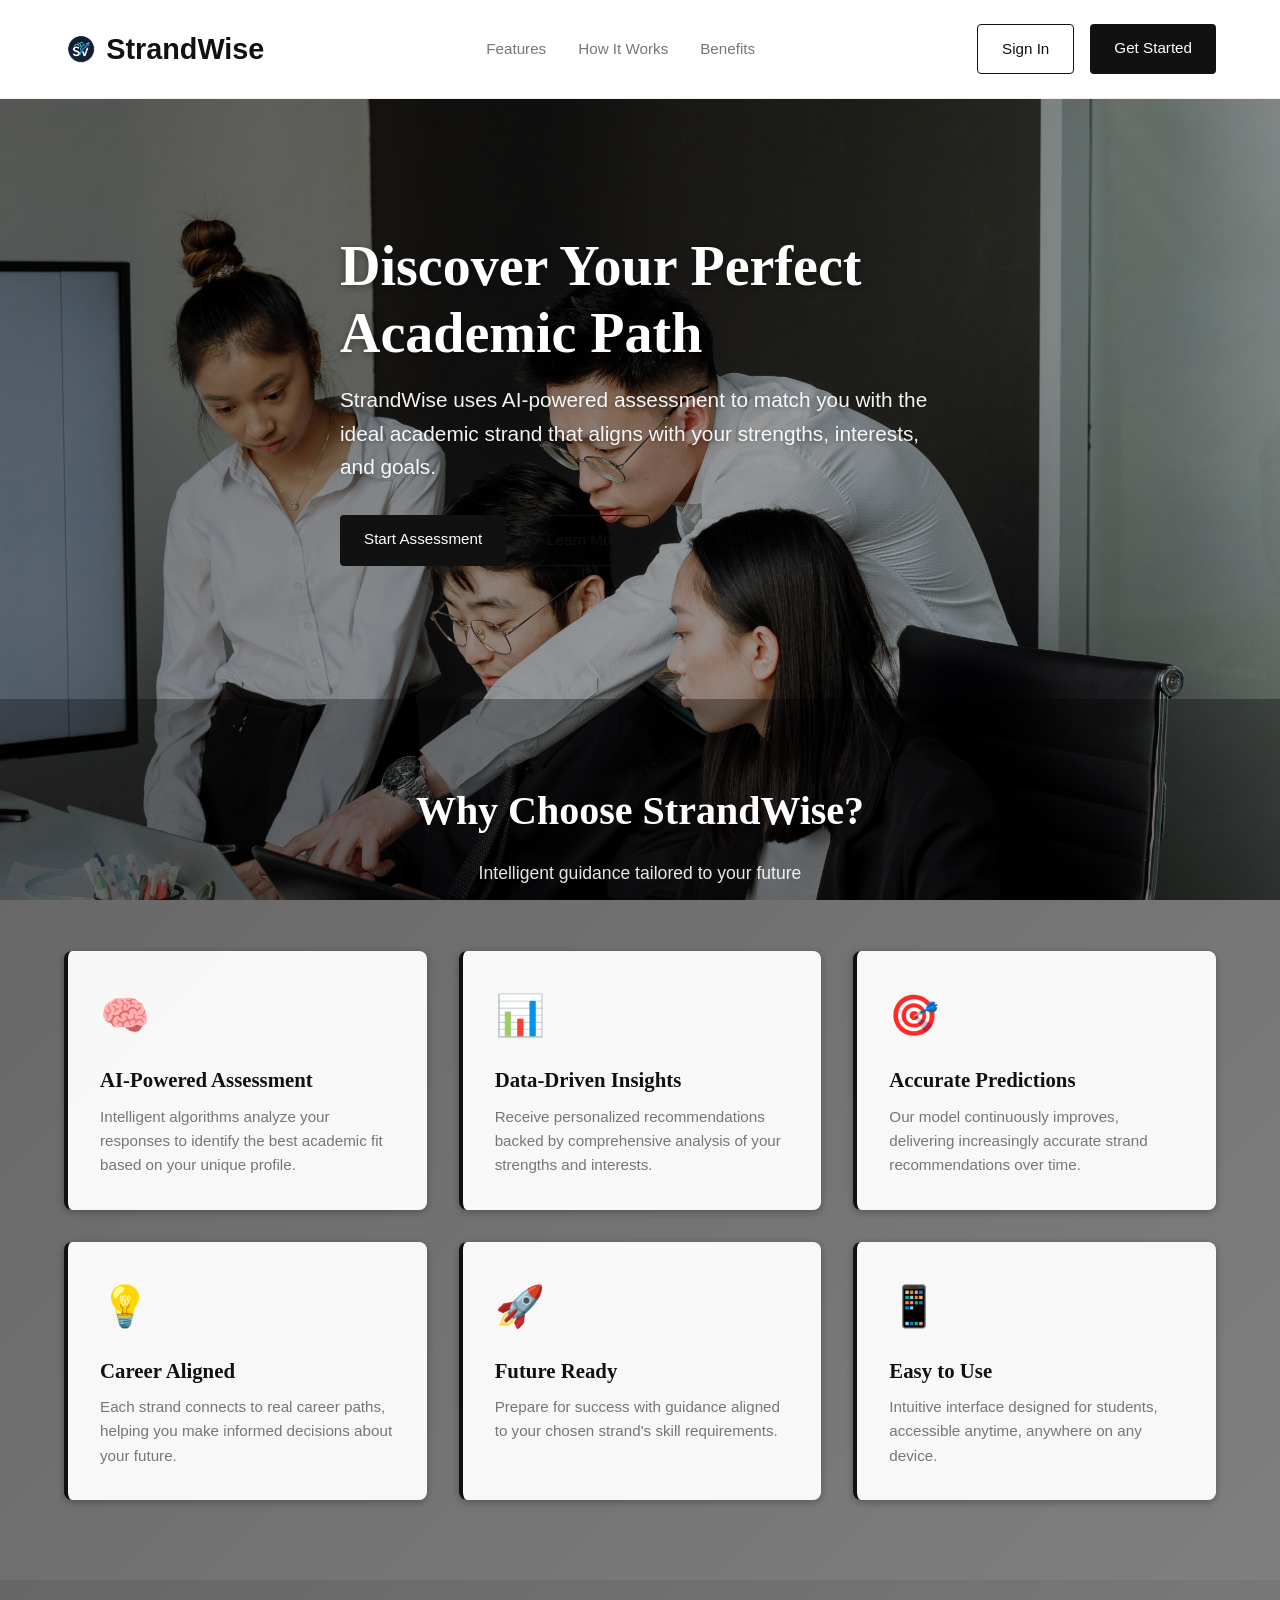
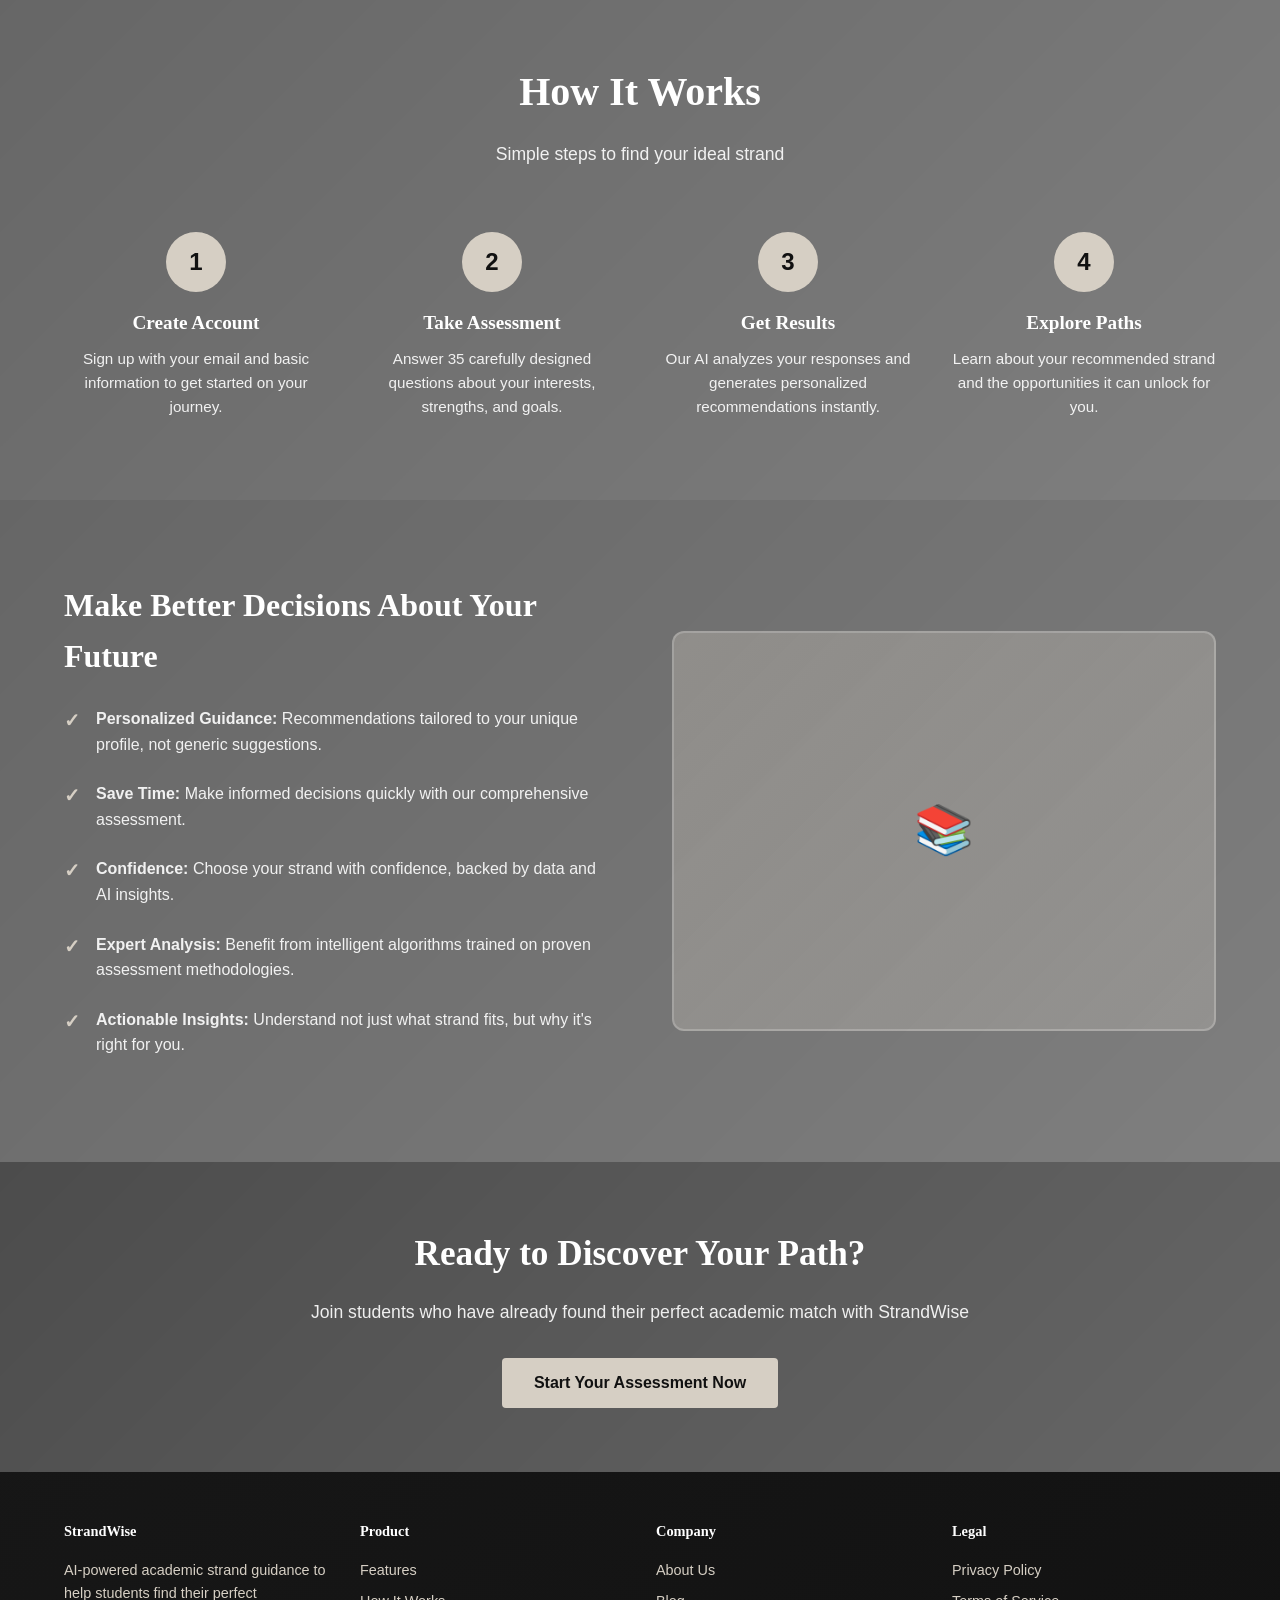
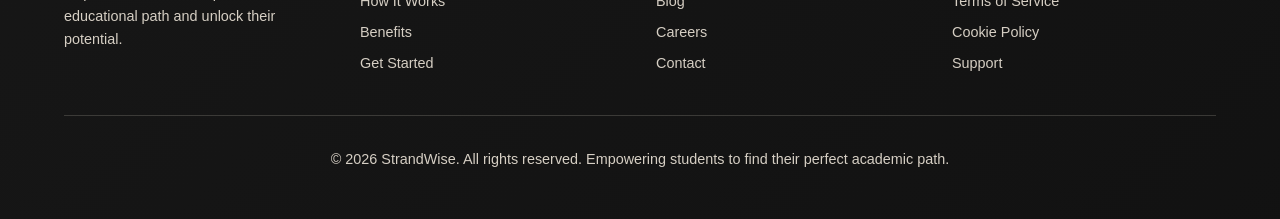
<file: index.html>
<!DOCTYPE html>
<html lang="en">

<head>
    <meta charset="UTF-8">
    <meta name="viewport" content="width=device-width, initial-scale=1.0">
    <title>StrandWise - Discover Your Perfect Academic Path</title>
    <style>
        * {
            margin: 0;
            padding: 0;
            box-sizing: border-box;
        }

        :root {
            --primary: #111111;
            --secondary: #767676;
            --accent: #d6cfc4;
            --light-gray: #f5f5f5;
            --white: #ffffff;
        }

        html {
            scroll-behavior: smooth;
        }

        body {
            font-family: 'Inter', -apple-system, BlinkMacSystemFont, 'Segoe UI', sans-serif;
            color: var(--primary);
            background-color: var(--white);
            line-height: 1.6;
            position: relative;
        }

        /* Page Background Carousel */
        .page-carousel {
            position: fixed;
            top: 0;
            left: 0;
            width: 100%;
            height: 100vh;
            z-index: 0;
            pointer-events: none;
        }

        .carousel-slide {
            position: absolute;
            top: 0;
            left: 0;
            width: 100%;
            height: 100%;
            background-size: cover;
            background-position: center;
            opacity: 0;
            transition: opacity 0.8s ease-in-out;
        }

        .carousel-slide.is-active {
            opacity: 1;
        }

        /* Navigation */
        nav {
            display: flex;
            justify-content: space-between;
            align-items: center;
            padding: 1.5rem 5%;
            background-color: var(--white);
            position: sticky;
            top: 0;
            z-index: 1000;
            border-bottom: 1px solid #f0f0f0;
        }

        .logo {
            font-size: 1.8rem;
            font-weight: 700;
            color: var(--primary);
            text-decoration: none;
            display: flex;
            align-items: center;
            gap: 0.5rem;
        }

        .logo img {
            height: 34px;
            width: auto;
            display: block;
            object-fit: contain;
        }

        nav ul {
            display: flex;
            list-style: none;
            gap: 2rem;
        }

        nav a {
            color: var(--secondary);
            text-decoration: none;
            font-size: 0.95rem;
            transition: color 0.3s ease;
        }

        nav a:hover {
            color: var(--primary);
        }

        .nav-buttons {
            display: flex;
            gap: 1rem;
        }

        .btn-signin {
            padding: 0.75rem 1.5rem;
            border: 1px solid var(--primary);
            background-color: transparent;
            color: var(--primary);
            border-radius: 4px;
            cursor: pointer;
            font-size: 0.95rem;
            transition: all 0.3s ease;
            text-decoration: none;
            display: inline-block;
        }

        .btn-signin:hover {
            background-color: var(--primary);
            color: var(--white);
        }

        .btn-primary {
            padding: 0.75rem 1.5rem;
            background-color: var(--primary);
            color: var(--white);
            border: none;
            border-radius: 4px;
            cursor: pointer;
            font-size: 0.95rem;
            transition: all 0.3s ease;
            text-decoration: none;
            display: inline-block;
        }

        .btn-primary:hover {
            background-color: #333333;
            transform: translateY(-2px);
            box-shadow: 0 4px 12px rgba(0, 0, 0, 0.15);
        }

        /* Hero Section */
        .hero {
            position: relative;
            min-height: 600px;
            display: flex;
            align-items: center;
            justify-content: center;
            padding: 3rem 5%;
            z-index: 1;
            background: linear-gradient(135deg, rgba(0, 0, 0, 0.5) 0%, rgba(0, 0, 0, 0.3) 100%);
        }

        .hero-content {
            display: flex;
            flex-direction: column;
            justify-content: center;
            text-align: left;
            max-width: 600px;
            z-index: 2;
        }

        .hero h1 {
            font-family: 'Georgia', serif;
            font-size: 3.5rem;
            line-height: 1.2;
            margin-bottom: 1rem;
            color: var(--white);
            text-shadow: 0 2px 8px rgba(0, 0, 0, 0.4);
        }

        .hero p {
            font-size: 1.3rem;
            color: rgba(255, 255, 255, 0.95);
            margin-bottom: 2rem;
            text-shadow: 0 1px 4px rgba(0, 0, 0, 0.3);
        }

        .hero-cta {
            display: flex;
            gap: 1rem;
            justify-content: flex-start;
            flex-wrap: wrap;
        }

        /* Features Section */
        .features {
            padding: 5rem 5%;
            position: relative;
            z-index: 1;
            background: linear-gradient(135deg, rgba(0, 0, 0, 0.6) 0%, rgba(0, 0, 0, 0.5) 100%);
        }

        .section-title {
            font-family: 'Georgia', serif;
            font-size: 2.5rem;
            text-align: center;
            margin-bottom: 1rem;
            color: var(--white);
        }

        .section-subtitle {
            text-align: center;
            color: rgba(255, 255, 255, 0.9);
            margin-bottom: 4rem;
            font-size: 1.1rem;
        }

        .features-grid {
            display: grid;
            grid-template-columns: repeat(auto-fit, minmax(280px, 1fr));
            gap: 2rem;
            max-width: 1200px;
            margin: 0 auto;
        }

        .feature-card {
            background-color: rgba(255, 255, 255, 0.95);
            padding: 2rem;
            border-radius: 8px;
            border-left: 4px solid var(--primary);
            transition: all 0.3s ease;
            box-shadow: 0 2px 8px rgba(0, 0, 0, 0.3);
        }

        .feature-card:hover {
            transform: translateY(-4px);
            box-shadow: 0 8px 16px rgba(0, 0, 0, 0.12);
        }

        .feature-icon {
            font-size: 2.5rem;
            margin-bottom: 1rem;
        }

        .feature-card h3 {
            font-family: 'Georgia', serif;
            font-size: 1.3rem;
            margin-bottom: 0.5rem;
            color: var(--primary);
        }

        .feature-card p {
            color: var(--secondary);
            font-size: 0.95rem;
        }

        /* How It Works Section */
        .how-it-works {
            padding: 5rem 5%;
            position: relative;
            z-index: 1;
            background: linear-gradient(135deg, rgba(0, 0, 0, 0.6) 0%, rgba(0, 0, 0, 0.5) 100%);
        }

        .steps-container {
            display: grid;
            grid-template-columns: repeat(auto-fit, minmax(250px, 1fr));
            gap: 2rem;
            max-width: 1200px;
            margin: 0 auto;
        }

        .step {
            display: flex;
            flex-direction: column;
            align-items: center;
            text-align: center;
        }

        .step-number {
            width: 60px;
            height: 60px;
            border-radius: 50%;
            background-color: var(--accent);
            color: var(--primary);
            display: flex;
            align-items: center;
            justify-content: center;
            font-size: 1.5rem;
            font-weight: 700;
            margin-bottom: 1rem;
        }

        .step h3 {
            font-family: 'Georgia', serif;
            font-size: 1.2rem;
            margin-bottom: 0.5rem;
            color: var(--white);
        }

        .step p {
            color: rgba(255, 255, 255, 0.9);
            font-size: 0.95rem;
        }

        /* Benefits Section */
        .benefits {
            padding: 5rem 5%;
            background: linear-gradient(135deg, rgba(0, 0, 0, 0.6) 0%, rgba(0, 0, 0, 0.5) 100%);
            position: relative;
            z-index: 1;
        }

        .benefits-content {
            display: grid;
            grid-template-columns: 1fr 1fr;
            gap: 4rem;
            align-items: center;
            max-width: 1200px;
            margin: 0 auto;
        }

        .benefits-text h2 {
            font-family: 'Georgia', serif;
            font-size: 2rem;
            margin-bottom: 1.5rem;
            color: var(--white);
        }

        .benefit-item {
            display: flex;
            gap: 1rem;
            margin-bottom: 1.5rem;
        }

        .benefit-check {
            color: var(--accent);
            font-weight: 700;
            font-size: 1.2rem;
            flex-shrink: 0;
        }

        .benefit-item p {
            color: rgba(255, 255, 255, 0.9);
        }

        .benefits-image {
            background: linear-gradient(135deg, rgba(214, 207, 196, 0.3) 0%, rgba(232, 226, 216, 0.2) 100%);
            height: 400px;
            border-radius: 12px;
            display: flex;
            align-items: center;
            justify-content: center;
            font-size: 3rem;
            border: 2px solid rgba(255, 255, 255, 0.2);
        }

        /* CTA Section */
        .cta {
            padding: 4rem 5%;
            background: linear-gradient(135deg, rgba(0, 0, 0, 0.7) 0%, rgba(0, 0, 0, 0.6) 100%);
            color: var(--white);
            text-align: center;
            position: relative;
            z-index: 1;
        }

        .cta h2 {
            font-family: 'Georgia', serif;
            font-size: 2.2rem;
            margin-bottom: 1rem;
        }

        .cta p {
            font-size: 1.1rem;
            margin-bottom: 2rem;
            opacity: 0.9;
        }

        .btn-light {
            padding: 0.75rem 2rem;
            background-color: var(--accent);
            color: var(--primary);
            border: none;
            border-radius: 4px;
            cursor: pointer;
            font-size: 1rem;
            font-weight: 600;
            transition: all 0.3s ease;
            text-decoration: none;
            display: inline-block;
        }

        .btn-light:hover {
            background-color: var(--white);
            transform: translateY(-2px);
            box-shadow: 0 4px 12px rgba(0, 0, 0, 0.2);
        }

        /* Footer */
        footer {
            background: linear-gradient(135deg, rgba(10, 10, 10, 0.95) 0%, rgba(5, 5, 5, 0.95) 100%);
            color: var(--accent);
            padding: 3rem 5%;
            text-align: center;
            font-size: 0.9rem;
            position: relative;
            z-index: 1;
        }

        .footer-content {
            max-width: 1200px;
            margin: 0 auto;
            display: grid;
            grid-template-columns: repeat(auto-fit, minmax(250px, 1fr));
            gap: 2rem;
            margin-bottom: 2rem;
            text-align: left;
        }

        .footer-section h4 {
            color: var(--white);
            margin-bottom: 1rem;
            font-family: 'Georgia', serif;
        }

        .footer-section ul {
            list-style: none;
        }

        .footer-section a {
            color: var(--accent);
            text-decoration: none;
            transition: color 0.3s ease;
            display: block;
            margin-bottom: 0.5rem;
        }

        .footer-section a:hover {
            color: var(--white);
        }

        .footer-bottom {
            border-top: 1px solid rgba(214, 207, 196, 0.2);
            padding-top: 2rem;
            text-align: center;
        }

        /* Responsive */
        @media (max-width: 768px) {
            nav ul {
                display: none;
            }

            .hero {
                min-height: 500px;
                padding: 2rem 5%;
            }

            .hero-content {
                text-align: center;
                max-width: 100%;
            }

            .hero h1 {
                font-size: 2.5rem;
            }

            .hero p {
                font-size: 1.1rem;
            }

            .hero-cta {
                justify-content: center;
            }

            .section-title {
                font-size: 2rem;
            }

            .benefits-content {
                grid-template-columns: 1fr;
            }

            .benefits-image {
                height: 250px;
            }

            .cta h2 {
                font-size: 1.8rem;
            }

            .btn-primary,
            .btn-signin {
                width: 100%;
                max-width: 300px;
            }
        }
    </style>
</head>

<body>
    <!-- Page Background Carousel -->
    <div class="page-carousel">
        <div class="carousel-slide is-active"></div>
        <div class="carousel-slide"></div>
    </div>

    <!-- Navigation -->
    <nav>
        <a href="index.html" class="logo">
            <img src="img/logo strandwise.png" alt="StrandWise logo">
            <span>StrandWise</span>
        </a>
        <ul>
            <li><a href="#features">Features</a></li>
            <li><a href="#how-it-works">How It Works</a></li>
            <li><a href="#benefits">Benefits</a></li>
        </ul>
        <div class="nav-buttons">
            <a href="login.html" class="btn-signin">Sign In</a>
            <a href="login.html" class="btn-primary">Get Started</a>
        </div>
    </nav>

    <!-- Hero Section -->
    <section class="hero">
        <div class="hero-content">
            <h1>Discover Your Perfect Academic Path</h1>
            <p>StrandWise uses AI-powered assessment to match you with the ideal academic strand that aligns with your
                strengths, interests, and goals.</p>
            <div class="hero-cta">
                <a href="login.html" class="btn-primary">Start Assessment</a>
                <a href="#features" class="btn-signin">Learn More</a>
            </div>
        </div>
    </section>

    <!-- Features Section -->
    <section class="features" id="features">
        <h2 class="section-title">Why Choose StrandWise?</h2>
        <p class="section-subtitle">Intelligent guidance tailored to your future</p>
        <div class="features-grid">
            <div class="feature-card">
                <div class="feature-icon">🧠</div>
                <h3>AI-Powered Assessment</h3>
                <p>Intelligent algorithms analyze your responses to identify the best academic fit based on your unique
                    profile.</p>
            </div>
            <div class="feature-card">
                <div class="feature-icon">📊</div>
                <h3>Data-Driven Insights</h3>
                <p>Receive personalized recommendations backed by comprehensive analysis of your strengths and
                    interests.</p>
            </div>
            <div class="feature-card">
                <div class="feature-icon">🎯</div>
                <h3>Accurate Predictions</h3>
                <p>Our model continuously improves, delivering increasingly accurate strand recommendations over time.
                </p>
            </div>
            <div class="feature-card">
                <div class="feature-icon">💡</div>
                <h3>Career Aligned</h3>
                <p>Each strand connects to real career paths, helping you make informed decisions about your future.</p>
            </div>
            <div class="feature-card">
                <div class="feature-icon">🚀</div>
                <h3>Future Ready</h3>
                <p>Prepare for success with guidance aligned to your chosen strand's skill requirements.</p>
            </div>
            <div class="feature-card">
                <div class="feature-icon">📱</div>
                <h3>Easy to Use</h3>
                <p>Intuitive interface designed for students, accessible anytime, anywhere on any device.</p>
            </div>
        </div>
    </section>

    <!-- How It Works Section -->
    <section class="how-it-works" id="how-it-works">
        <h2 class="section-title">How It Works</h2>
        <p class="section-subtitle">Simple steps to find your ideal strand</p>
        <div class="steps-container">
            <div class="step">
                <div class="step-number">1</div>
                <h3>Create Account</h3>
                <p>Sign up with your email and basic information to get started on your journey.</p>
            </div>
            <div class="step">
                <div class="step-number">2</div>
                <h3>Take Assessment</h3>
                <p>Answer 35 carefully designed questions about your interests, strengths, and goals.</p>
            </div>
            <div class="step">
                <div class="step-number">3</div>
                <h3>Get Results</h3>
                <p>Our AI analyzes your responses and generates personalized recommendations instantly.</p>
            </div>
            <div class="step">
                <div class="step-number">4</div>
                <h3>Explore Paths</h3>
                <p>Learn about your recommended strand and the opportunities it can unlock for you.</p>
            </div>
        </div>
    </section>

    <!-- Benefits Section -->
    <section class="benefits" id="benefits">
        <div class="benefits-content">
            <div class="benefits-text">
                <h2>Make Better Decisions About Your Future</h2>
                <div class="benefit-item">
                    <div class="benefit-check">✓</div>
                    <p><strong>Personalized Guidance:</strong> Recommendations tailored to your unique profile, not
                        generic suggestions.</p>
                </div>
                <div class="benefit-item">
                    <div class="benefit-check">✓</div>
                    <p><strong>Save Time:</strong> Make informed decisions quickly with our comprehensive assessment.
                    </p>
                </div>
                <div class="benefit-item">
                    <div class="benefit-check">✓</div>
                    <p><strong>Confidence:</strong> Choose your strand with confidence, backed by data and AI insights.
                    </p>
                </div>
                <div class="benefit-item">
                    <div class="benefit-check">✓</div>
                    <p><strong>Expert Analysis:</strong> Benefit from intelligent algorithms trained on proven
                        assessment methodologies.</p>
                </div>
                <div class="benefit-item">
                    <div class="benefit-check">✓</div>
                    <p><strong>Actionable Insights:</strong> Understand not just what strand fits, but why it's right
                        for you.</p>
                </div>
            </div>
            <div class="benefits-image">
                📚
            </div>
        </div>
    </section>

    <!-- CTA Section -->
    <section class="cta">
        <h2>Ready to Discover Your Path?</h2>
        <p>Join students who have already found their perfect academic match with StrandWise</p>
        <a href="login.html" class="btn-light">Start Your Assessment Now</a>
    </section>

    <!-- Footer -->
    <footer>
        <div class="footer-content">
            <div class="footer-section">
                <h4>StrandWise</h4>
                <p>AI-powered academic strand guidance to help students find their perfect educational path and unlock
                    their potential.</p>
            </div>
            <div class="footer-section">
                <h4>Product</h4>
                <ul>
                    <li><a href="#features">Features</a></li>
                    <li><a href="#how-it-works">How It Works</a></li>
                    <li><a href="#benefits">Benefits</a></li>
                    <li><a href="login.html">Get Started</a></li>
                </ul>
            </div>
            <div class="footer-section">
                <h4>Company</h4>
                <ul>
                    <li><a href="#">About Us</a></li>
                    <li><a href="#">Blog</a></li>
                    <li><a href="#">Careers</a></li>
                    <li><a href="#">Contact</a></li>
                </ul>
            </div>
            <div class="footer-section">
                <h4>Legal</h4>
                <ul>
                    <li><a href="#">Privacy Policy</a></li>
                    <li><a href="#">Terms of Service</a></li>
                    <li><a href="#">Cookie Policy</a></li>
                    <li><a href="#">Support</a></li>
                </ul>
            </div>
        </div>
        <div class="footer-bottom">
            <p>&copy; 2026 StrandWise. All rights reserved. Empowering students to find their perfect academic path.</p>
        </div>
    </footer>
    <script src="carousel.js"></script>
    <script>
        // Mark that user is coming from landing page
        sessionStorage.setItem('visitedFromLanding', 'true');

        // Initialize carousel on landing page
        window.addEventListener('DOMContentLoaded', () => {
            initCarousel('.page-carousel');
        });
    </script>
</body>

</html>
</file>
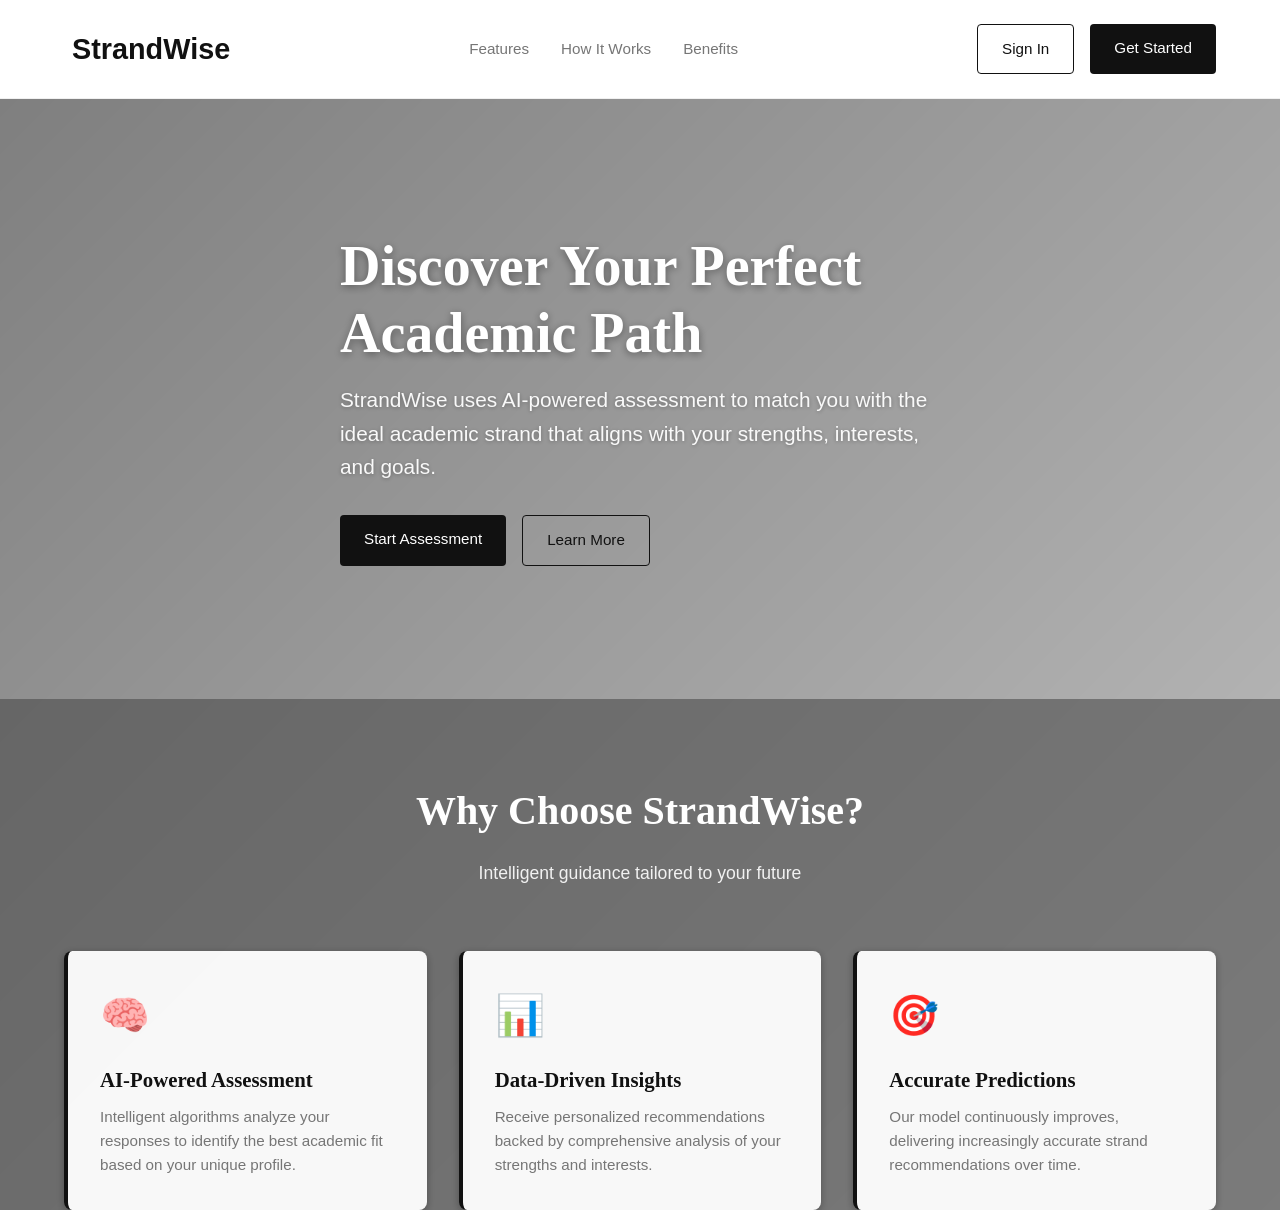
<file: admin.html>
<!DOCTYPE html>
<html lang="en">

<head>
    <meta charset="UTF-8">
    <meta name="viewport" content="width=device-width, initial-scale=1.0">
    <title>Admin Dashboard - StrandWise</title>
    <link rel="stylesheet" href="ui-dialogs.css">
    <link rel="stylesheet" href="admin.css">
</head>

<body>
    <!-- ============ ADMIN DASHBOARD ============ -->
    <div class="admin-container">
        <!-- Sidebar Navigation -->
        <aside class="admin-sidebar">
            <div class="admin-logo">
                <img src="img/logo strandwise.png" alt="StrandWise" class="logo-img">
                <span>StrandWise Admin</span>
            </div>

            <nav class="admin-nav">
                <ul>
                    <li><a href="#dashboard" class="nav-link active" data-section="dashboard">📊 Dashboard</a></li>
                    <li><a href="#users" class="nav-link" data-section="users">👥 Users</a></li>
                    <li><a href="#assessments" class="nav-link" data-section="assessments">📋 Assessments</a></li>
                    <li><a href="#analytics" class="nav-link" data-section="analytics">📈 Analytics</a></li>
                    <li><a href="#reports" class="nav-link" data-section="reports">📄 Reports</a></li>
                    <li><a href="#quality" class="nav-link" data-section="quality">🔍 Quality Review</a></li>
                    <li><a href="#settings" class="nav-link" data-section="settings">⚙️ Settings</a></li>
                </ul>
            </nav>

            <div class="admin-footer">
                <button class="btn-logout" onclick="logoutAdmin()">🚪 Logout</button>
            </div>
        </aside>

        <!-- Main Content -->
        <main class="admin-main">
            <!-- Top Bar -->
            <div class="admin-topbar">
                <div class="topbar-left">
                    <h1>Admin Dashboard</h1>
                </div>
                <div class="topbar-right">
                    <div class="admin-info">
                        <span class="admin-name">Administrator</span>
                        <div class="admin-avatar">AD</div>
                    </div>
                </div>
            </div>

            <!-- Content Area -->
            <div class="admin-content">

                <!-- Dashboard Section -->
                <section id="dashboard-section" class="section active">
                    <div class="section-header">
                        <h2>Dashboard Overview</h2>
                        <p>System statistics and monitor key metrics</p>
                    </div>

                    <!-- Stats Grid -->
                    <div class="stats-grid">
                        <div class="stat-card">
                            <div class="stat-icon">👥</div>
                            <div class="stat-content">
                                <h3>Total Users</h3>
                                <p class="stat-number" id="totalUsers">0</p>
                                <span class="stat-label">Registered users</span>
                            </div>
                        </div>

                        <div class="stat-card">
                            <div class="stat-icon">✅</div>
                            <div class="stat-content">
                                <h3>Assessments Completed</h3>
                                <p class="stat-number" id="completedAssessments">0</p>
                                <span class="stat-label">This month</span>
                            </div>
                        </div>

                        <div class="stat-card">
                            <div class="stat-icon">🎯</div>
                            <div class="stat-content">
                                <h3>Average Score</h3>
                                <p class="stat-number" id="avgScore">0%</p>
                                <span class="stat-label">All assessments</span>
                            </div>
                        </div>

                        <div class="stat-card">
                            <div class="stat-icon">📊</div>
                            <div class="stat-content">
                                <h3>Active Sessions</h3>
                                <p class="stat-number" id="activeSessions">0</p>
                                <span class="stat-label">Currently online</span>
                            </div>
                        </div>
                    </div>

                    <!-- Charts Section -->
                    <div class="charts-row">
                        <div class="chart-card">
                            <h3>Strand Distribution</h3>
                            <div class="strand-chart">
                                <div class="strand-bar">
                                    <div class="strand-label">STEM</div>
                                    <div class="strand-progress">
                                        <div class="strand-fill stem" style="width: 20%"></div>
                                    </div>
                                    <div class="strand-percent">20%</div>
                                </div>
                                <div class="strand-bar">
                                    <div class="strand-label">TVL-ICT</div>
                                    <div class="strand-progress">
                                        <div class="strand-fill tvl-ict" style="width: 18%"></div>
                                    </div>
                                    <div class="strand-percent">18%</div>
                                </div>
                                <div class="strand-bar">
                                    <div class="strand-label">ABM</div>
                                    <div class="strand-progress">
                                        <div class="strand-fill abm" style="width: 16%"></div>
                                    </div>
                                    <div class="strand-percent">16%</div>
                                </div>
                                <div class="strand-bar">
                                    <div class="strand-label">HUMSS</div>
                                    <div class="strand-progress">
                                        <div class="strand-fill humss" style="width: 17%"></div>
                                    </div>
                                    <div class="strand-percent">17%</div>
                                </div>
                                <div class="strand-bar">
                                    <div class="strand-label">GAS</div>
                                    <div class="strand-progress">
                                        <div class="strand-fill gas" style="width: 14%"></div>
                                    </div>
                                    <div class="strand-percent">14%</div>
                                </div>
                                <div class="strand-bar">
                                    <div class="strand-label">TVL-COOKERY</div>
                                    <div class="strand-progress">
                                        <div class="strand-fill tvl-cookery" style="width: 15%"></div>
                                    </div>
                                    <div class="strand-percent">15%</div>
                                </div>
                            </div>
                        </div>

                        <div class="chart-card">
                            <h3>User Growth (Last 7 Days)</h3>
                            <div class="daily-chart">
                                <div class="day-bar" style="height: 45%;" title="Mon: 15"></div>
                                <div class="day-bar" style="height: 60%;" title="Tue: 20"></div>
                                <div class="day-bar" style="height: 55%;" title="Wed: 18"></div>
                                <div class="day-bar" style="height: 70%;" title="Thu: 24"></div>
                                <div class="day-bar" style="height: 65%;" title="Fri: 22"></div>
                                <div class="day-bar" style="height: 50%;" title="Sat: 17"></div>
                                <div class="day-bar" style="height: 40%;" title="Sun: 13"></div>
                            </div>
                        </div>
                    </div>

                    <!-- AI Training Progress -->
                    <div class="activity-card ai-progress-card">
                        <div class="ai-progress-header">
                            <h3>🤖 AI Training Progress (Auto-Training Active)</h3>
                            <div class="ai-progress-actions">
                                <button class="btn-small btn-primary" id="aiTrainBtn" onclick="startModelTraining()">⚡
                                    Force Train</button>
                                <button class="btn-small btn-info" onclick="loadModelProgress()">Refresh</button>
                            </div>
                        </div>
                        <div
                            style="background: #e8f5e9; border-left: 4px solid #4caf50; padding: 1rem; margin-bottom: 1rem; border-radius: 0.3rem; font-size: 0.95rem; color: #2e7d32;">
                            <strong>✓ Auto-Training Enabled</strong><br>
                            Model automatically trains after each student assessment (triggers on ≥5 new assessments or
                            ≥6 hours since last training).
                        </div>
                        <div id="aiFlaskStatus" style="display: inline-flex; align-items: center; gap: 0.4rem; padding: 0.45rem 0.7rem; margin-bottom: 0.9rem; border-radius: 999px; background: #fff3cd; color: #7a5a00; font-size: 0.88rem; border: 1px solid #ffe08a;">
                            <span style="width: 8px; height: 8px; border-radius: 50%; background: #d69e2e;"></span>
                            Flask ML Service: Checking...
                        </div>
                        <p class="ai-progress-phase" id="aiCurrentPhase">Phase: Data Preparation</p>
                        <p class="ai-progress-run-status" id="aiRunStatus">Last run: none yet</p>
                        <div class="ai-progress-track">
                            <div class="ai-progress-fill" id="aiProgressFill" style="width: 0%;"></div>
                        </div>
                        <div class="ai-progress-percent" id="aiProgressPercent">0%</div>

                        <div class="ai-progress-metrics">
                            <div class="ai-metric-item">
                                <span class="label">Labeled Samples</span>
                                <strong id="aiDatasetCount">0</strong>
                            </div>
                            <div class="ai-metric-item">
                                <span class="label">Class Coverage</span>
                                <strong id="aiClassCoverage">0/5</strong>
                            </div>
                            <div class="ai-metric-item">
                                <span class="label">Weighted Rows</span>
                                <strong id="aiWeightedRows">0</strong>
                            </div>
                            <div class="ai-metric-item">
                                <span class="label">Latest Accuracy</span>
                                <strong id="aiLatestAccuracy">Pending</strong>
                            </div>
                        </div>

                        <div class="ai-milestones" id="aiMilestones"></div>

                        <div class="ai-run-history">
                            <h4>Recent Training Runs</h4>
                            <div id="aiRunHistoryList" class="ai-run-history-list">
                                <div class="ai-run-item empty">No training runs yet.</div>
                            </div>
                        </div>
                    </div>

                    <!-- Recent Activity -->
                    <div class="activity-card">
                        <h3>Recent Activity</h3>
                        <div class="activity-list">
                            <div class="activity-item">
                                <span class="activity-time">2 hours ago</span>
                                <span class="activity-desc">New user registered</span>
                            </div>
                            <div class="activity-item">
                                <span class="activity-time">5 hours ago</span>
                                <span class="activity-desc">Assessment submitted</span>
                            </div>
                            <div class="activity-item">
                                <span class="activity-time">1 day ago</span>
                                <span class="activity-desc">System backup completed</span>
                            </div>
                            <div class="activity-item">
                                <span class="activity-time">2 days ago</span>
                                <span class="activity-desc">New assessment question added</span>
                            </div>
                        </div>
                    </div>
                </section>

                <!-- Users Section -->
                <section id="users-section" class="section">
                    <div class="section-header">
                        <h2>User Management</h2>
                        <button class="btn-primary" onclick="openAddUserModal()">+ Add User</button>
                    </div>

                    <div class="search-bar">
                        <input type="text" id="userSearch" placeholder="Search users by name or email...">
                        <button onclick="searchUsers()">🔍 Search</button>
                    </div>

                    <div class="table-responsive">
                        <table class="admin-table">
                            <thead>
                                <tr>
                                    <th>Name</th>
                                    <th>Email</th>
                                    <th>School</th>
                                    <th>Grade</th>
                                    <th>Assessment</th>
                                    <th>Status</th>
                                    <th>Joined</th>
                                    <th>Actions</th>
                                </tr>
                            </thead>
                            <tbody id="usersTableBody">
                                <tr>
                                    <td>John Doe</td>
                                    <td>john@example.com</td>
                                    <td>Sample High School</td>
                                    <td>Grade 11</td>
                                    <td><span class="badge success">Completed</span></td>
                                    <td><span class="badge active">Active</span></td>
                                    <td>2024-03-15</td>
                                    <td>
                                        <button class="btn-small btn-info" onclick="viewUserDetails(1)">View</button>
                                        <button class="btn-small btn-danger" onclick="deleteUser(1)">Delete</button>
                                    </td>
                                </tr>
                                <tr>
                                    <td>Jane Smith</td>
                                    <td>jane@example.com</td>
                                    <td>Central High School</td>
                                    <td>Grade 10</td>
                                    <td><span class="badge warning">Not Started</span></td>
                                    <td><span class="badge active">Active</span></td>
                                    <td>2024-03-12</td>
                                    <td>
                                        <button class="btn-small btn-info" onclick="viewUserDetails(2)">View</button>
                                        <button class="btn-small btn-danger" onclick="deleteUser(2)">Delete</button>
                                    </td>
                                </tr>
                            </tbody>
                        </table>
                    </div>
                </section>

                <!-- Assessments Section -->
                <section id="assessments-section" class="section">
                    <div class="section-header">
                        <h2>Question Management</h2>
                        <button class="btn-primary" onclick="openAddAssessmentModal()">+ New Question</button>
                    </div>

                    <div class="filter-group">
                        <select id="assessmentFilter">
                            <option value="all">All Categories</option>
                            <option value="Part I: Academic Interests &amp; Strengths">Part I</option>
                            <option value="Part II: Career Goals &amp; Future Plans">Part II</option>
                            <option value="Part III: Personality &amp; Work Style">Part III</option>
                            <option value="Part IV: Family Background &amp; Finances">Part IV</option>
                            <option value="General">General</option>
                        </select>
                    </div>

                    <div class="table-responsive">
                        <table class="admin-table">
                            <thead>
                                <tr>
                                    <th>Question ID</th>
                                    <th>Question</th>
                                    <th>Category</th>
                                    <th>Responses</th>
                                    <th>Status</th>
                                    <th>Actions</th>
                                </tr>
                            </thead>
                            <tbody id="assessmentsTableBody">
                                <tr>
                                    <td>Q001</td>
                                    <td>Which subject do you find most enjoyable?</td>
                                    <td>Part I</td>
                                    <td>342</td>
                                    <td><span class="badge success">Active</span></td>
                                    <td>
                                        <button class="btn-small btn-info" onclick="editAssessment(1)">Edit</button>
                                        <button class="btn-small btn-danger"
                                            onclick="deleteAssessment(1)">Delete</button>
                                    </td>
                                </tr>
                                <tr>
                                    <td>Q002</td>
                                    <td>Which career path interests you the most?</td>
                                    <td>Part II</td>
                                    <td>328</td>
                                    <td><span class="badge success">Active</span></td>
                                    <td>
                                        <button class="btn-small btn-info" onclick="editAssessment(2)">Edit</button>
                                        <button class="btn-small btn-danger"
                                            onclick="deleteAssessment(2)">Delete</button>
                                    </td>
                                </tr>
                            </tbody>
                        </table>
                    </div>
                </section>

                <!-- Analytics Section -->
                <section id="analytics-section" class="section">
                    <div class="section-header">
                        <h2>Analytics & Insights</h2>
                    </div>

                    <div class="analytics-grid">
                        <div class="analytics-card">
                            <h3>Completion Rate by Strand</h3>
                            <div class="text-center">
                                <div class="circle-stat">
                                    <div class="circle">
                                        <p class="percent">78%</p>
                                    </div>
                                    <p class="label">Overall Completion</p>
                                </div>
                            </div>
                        </div>

                        <div class="analytics-card">
                            <h3>Top Performing Strands</h3>
                            <ul class="analytics-list">
                                <li><span>🥇 STEM</span><span class="stat">92%</span></li>
                                <li><span>🥈 TVL-ICT</span><span class="stat">89%</span></li>
                                <li><span>🥉 ABM</span><span class="stat">85%</span></li>
                                <li><span>HUMSS</span><span class="stat">81%</span></li>
                                <li><span>GAS</span><span class="stat">77%</span></li>
                                <li><span>TVL-COOKERY</span><span class="stat">74%</span></li>
                            </ul>
                        </div>

                        <div class="analytics-card">
                            <h3>User Assessment Frequency</h3>
                            <ul class="analytics-list">
                                <li><span>1st Assessment</span><span class="stat">285 users</span></li>
                                <li><span>2nd Assessment</span><span class="stat">142 users</span></li>
                                <li><span>3+ Assessments</span><span class="stat">73 users</span></li>
                            </ul>
                        </div>

                        <div class="analytics-card">
                            <h3>Device & Browser Stats</h3>
                            <ul class="analytics-list">
                                <li><span>📱 Mobile</span><span class="stat">58%</span></li>
                                <li><span>💻 Desktop</span><span class="stat">38%</span></li>
                                <li><span>⌚ Tablet</span><span class="stat">4%</span></li>
                            </ul>
                        </div>
                    </div>
                </section>

                <!-- Reports Section -->
                <section id="reports-section" class="section">
                    <div class="section-header">
                        <h2>Generate Reports</h2>
                    </div>

                    <div class="reports-grid">
                        <div class="report-card">
                            <h3>📊 User Demographics Report</h3>
                            <p>Breakdown of users by school, grade, and location</p>
                            <button class="btn-secondary" onclick="generateReport('demographics')">Generate
                                Report</button>
                        </div>

                        <div class="report-card">
                            <h3>📈 Assessment Analytics Report</h3>
                            <p>Detailed analysis of assessment responses and trends</p>
                            <button class="btn-secondary" onclick="generateReport('assessments')">Generate
                                Report</button>
                        </div>

                        <div class="report-card">
                            <h3>🎯 Strand Recommendation Report</h3>
                            <p>Strand distribution and recommendation statistics</p>
                            <button class="btn-secondary" onclick="generateReport('strands')">Generate Report</button>
                        </div>

                        <div class="report-card">
                            <h3>📋 System Performance Report</h3>
                            <p>System uptime, performance metrics, and usage stats</p>
                            <button class="btn-secondary" onclick="generateReport('performance')">Generate
                                Report</button>
                        </div>
                    </div>

                    <div class="reports-history">
                        <h3>Recent Reports</h3>
                        <div class="history-list">
                            <div class="history-item">
                                <span>User Demographics Report</span>
                                <span class="date">2024-03-24</span>
                                <button class="btn-small" onclick="downloadReport('report-001')">Download</button>
                            </div>
                            <div class="history-item">
                                <span>Assessment Analytics Report</span>
                                <span class="date">2024-03-20</span>
                                <button class="btn-small" onclick="downloadReport('report-002')">Download</button>
                            </div>
                        </div>
                    </div>
                </section>

                <!-- Quality Review Section -->
                <section id="quality-section" class="section">
                    <div class="section-header">
                        <h2>Quality Review: Decision Paths</h2>
                        <p>Review and audit student recommendation decisions with explainability data</p>
                    </div>

                    <div class="quality-controls"
                        style="display: flex; gap: 1rem; margin-bottom: 1.5rem; flex-wrap: wrap; align-items: center;">
                        <div style="flex: 1; min-width: 200px;">
                            <label style="display: block; font-weight: 500; margin-bottom: 0.5rem;">Filter by
                                Strand</label>
                            <select id="filterStrandSelect"
                                style="width: 100%; padding: 0.5rem; border: 1px solid #ccc; border-radius: 0.3rem;">
                                <option value="">All Strands</option>
                                <option value="STEM">STEM</option>
                                <option value="ABM">ABM</option>
                                <option value="HUMSS">HUMSS</option>
                                <option value="TVL">TVL</option>
                                <option value="GAS">GAS</option>
                            </select>
                        </div>
                        <div style="flex: 0.5; min-width: 150px;">
                            <label style="display: block; font-weight: 500; margin-bottom: 0.5rem;">Min
                                Confidence</label>
                            <input type="number" id="filterConfidence" placeholder="%" min="0" max="100"
                                style="width: 100%; padding: 0.5rem; border: 1px solid #ccc; border-radius: 0.3rem;">
                        </div>
                        <div style="flex: 0.5; min-width: 150px;">
                            <label style="display: block; font-weight: 500; margin-bottom: 0.5rem;">Requires
                                Review</label>
                            <select id="filterCounselor"
                                style="width: 100%; padding: 0.5rem; border: 1px solid #ccc; border-radius: 0.3rem;">
                                <option value="">Any</option>
                                <option value="yes">Yes</option>
                                <option value="no">No</option>
                            </select>
                        </div>
                        <div style="align-self: flex-end;">
                            <button class="btn-primary" onclick="loadDecisionPaths()"
                                style="padding: 0.5rem 1rem;">Apply Filters</button>
                            <button class="btn-secondary" onclick="exportDecisionPaths()"
                                style="padding: 0.5rem 1rem; margin-left: 0.5rem;">Export CSV</button>
                        </div>
                    </div>

                    <div id="decisionPathsContainer"
                        style="background: white; border-radius: 0.5rem; overflow: hidden;">
                        <div style="padding: 2rem; text-align: center; color: #999;">
                            <p>Loading decision paths...</p>
                        </div>
                    </div>

                    <div id="decisionPathsPagination"
                        style="margin-top: 1.5rem; display: flex; justify-content: center; gap: 0.5rem; flex-wrap: wrap;">
                        <!-- Pagination will be inserted here -->
                    </div>
                </section>

                <!-- Settings Section -->
                <section id="settings-section" class="section">
                    <div class="section-header">
                        <h2>System Settings</h2>
                    </div>

                    <div class="settings-container">
                        <div class="settings-group">
                            <h3>General Settings</h3>
                            <div class="setting-item">
                                <label>Application Name</label>
                                <input type="text" value="StrandWise" placeholder="Application name">
                            </div>
                            <div class="setting-item">
                                <label>Max Users</label>
                                <input type="number" value="5000" placeholder="Maximum users">
                            </div>
                            <div class="setting-item">
                                <label>Assessment Timeout (minutes)</label>
                                <input type="number" value="60" placeholder="Timeout in minutes">
                            </div>
                        </div>

                        <div class="settings-group">
                            <h3>Email Settings</h3>
                            <div class="setting-item">
                                <label>SMTP Server</label>
                                <input type="text" placeholder="smtp.gmail.com" value="smtp.gmail.com">
                            </div>
                            <div class="setting-item">
                                <label>From Email</label>
                                <input type="email" placeholder="noreply@strandwise.com" value="noreply@strandwise.com">
                            </div>
                        </div>

                        <div class="settings-group">
                            <h3>Security Settings</h3>
                            <div class="setting-item">
                                <label>
                                    <input type="checkbox" checked> Enable Two-Factor Authentication
                                </label>
                            </div>
                            <div class="setting-item">
                                <label>
                                    <input type="checkbox" checked> Require Strong Passwords
                                </label>
                            </div>
                            <div class="setting-item">
                                <label>Password Expiry (days)</label>
                                <input type="number" value="90" placeholder="Days">
                            </div>
                        </div>

                        <div class="settings-group">
                            <h3>Backup & Maintenance</h3>
                            <button class="btn-secondary" onclick="backupDatabase()">💾 Backup Database</button>
                            <button class="btn-secondary" onclick="clearCache()">🗑️ Clear Cache</button>
                            <button class="btn-danger" onclick="resetSystem()">⚠️ Reset System</button>
                        </div>

                        <button class="btn-primary" onclick="saveSettings()">💾 Save Settings</button>
                    </div>
                </section>

            </div>
        </main>
    </div>

    <!-- Add User Modal -->
    <div id="addUserModal" class="modal">
        <div class="modal-content">
            <div class="modal-header">
                <h2>Add New User</h2>
                <button class="close-btn" onclick="closeModal()">&times;</button>
            </div>
            <div class="modal-body">
                <form id="addUserForm">
                    <div class="form-group">
                        <label>First Name*</label>
                        <input type="text" name="first_name" required placeholder="Enter first name">
                    </div>
                    <div class="form-group">
                        <label>Last Name*</label>
                        <input type="text" name="last_name" required placeholder="Enter last name">
                    </div>
                    <div class="form-group">
                        <label>Email*</label>
                        <input type="email" name="email" required placeholder="Enter email">
                    </div>
                    <div class="form-group">
                        <label>Password*</label>
                        <input type="password" name="password" required placeholder="Enter password (min 8 chars)">
                    </div>
                    <div class="form-group">
                        <label>Role*</label>
                        <select name="role" required>
                            <option value="">Select role</option>
                            <option value="student">Student</option>
                            <option value="admin">Admin</option>
                        </select>
                    </div>
                    <div class="form-group">
                        <label>School*</label>
                        <input type="text" name="school" required placeholder="Enter school name">
                    </div>
                    <div class="form-group">
                        <label>Grade*</label>
                        <select name="grade_level" required>
                            <option value="">Select grade</option>
                            <option value="Grade 10">Grade 10</option>
                            <option value="Grade 11">Grade 11</option>
                            <option value="Grade 12">Grade 12</option>
                        </select>
                    </div>
                    <div class="modal-actions">
                        <button type="submit" class="btn-primary">Add User</button>
                        <button type="button" class="btn-secondary" onclick="closeModal()">Cancel</button>
                    </div>
                </form>
            </div>
        </div>
    </div>

    <!-- Add Assessment Modal -->
    <div id="addAssessmentModal" class="modal">
        <div class="modal-content">
            <div class="modal-header">
                <h2>Add New Question</h2>
                <button class="close-btn" onclick="closeModal()">&times;</button>
            </div>
            <div class="modal-body">
                <form id="addAssessmentForm">
                    <div class="form-group">
                        <label>Question Text*</label>
                        <textarea name="question_text" required placeholder="Enter full question text"
                            rows="4"></textarea>
                    </div>
                    <div class="form-group">
                        <label>Category*</label>
                        <select name="category" required>
                            <option value="">Select category</option>
                            <option value="Part I: Academic Interests &amp; Strengths">Part I: Academic Interests &amp;
                                Strengths</option>
                            <option value="Part II: Career Goals &amp; Future Plans">Part II: Career Goals &amp; Future
                                Plans</option>
                            <option value="Part III: Personality &amp; Work Style">Part III: Personality &amp; Work
                                Style</option>
                            <option value="Part IV: Family Background &amp; Finances">Part IV: Family Background &amp;
                                Finances</option>
                            <option value="General">General</option>
                        </select>
                    </div>
                    <div class="modal-actions">
                        <button type="submit" class="btn-primary">Create Question</button>
                        <button type="button" class="btn-secondary" onclick="closeModal()">Cancel</button>
                    </div>
                </form>
            </div>
        </div>
    </div>

    <script src="ui-dialogs.js"></script>
    <script src="admin.js"></script>
</body>

</html>
</file>
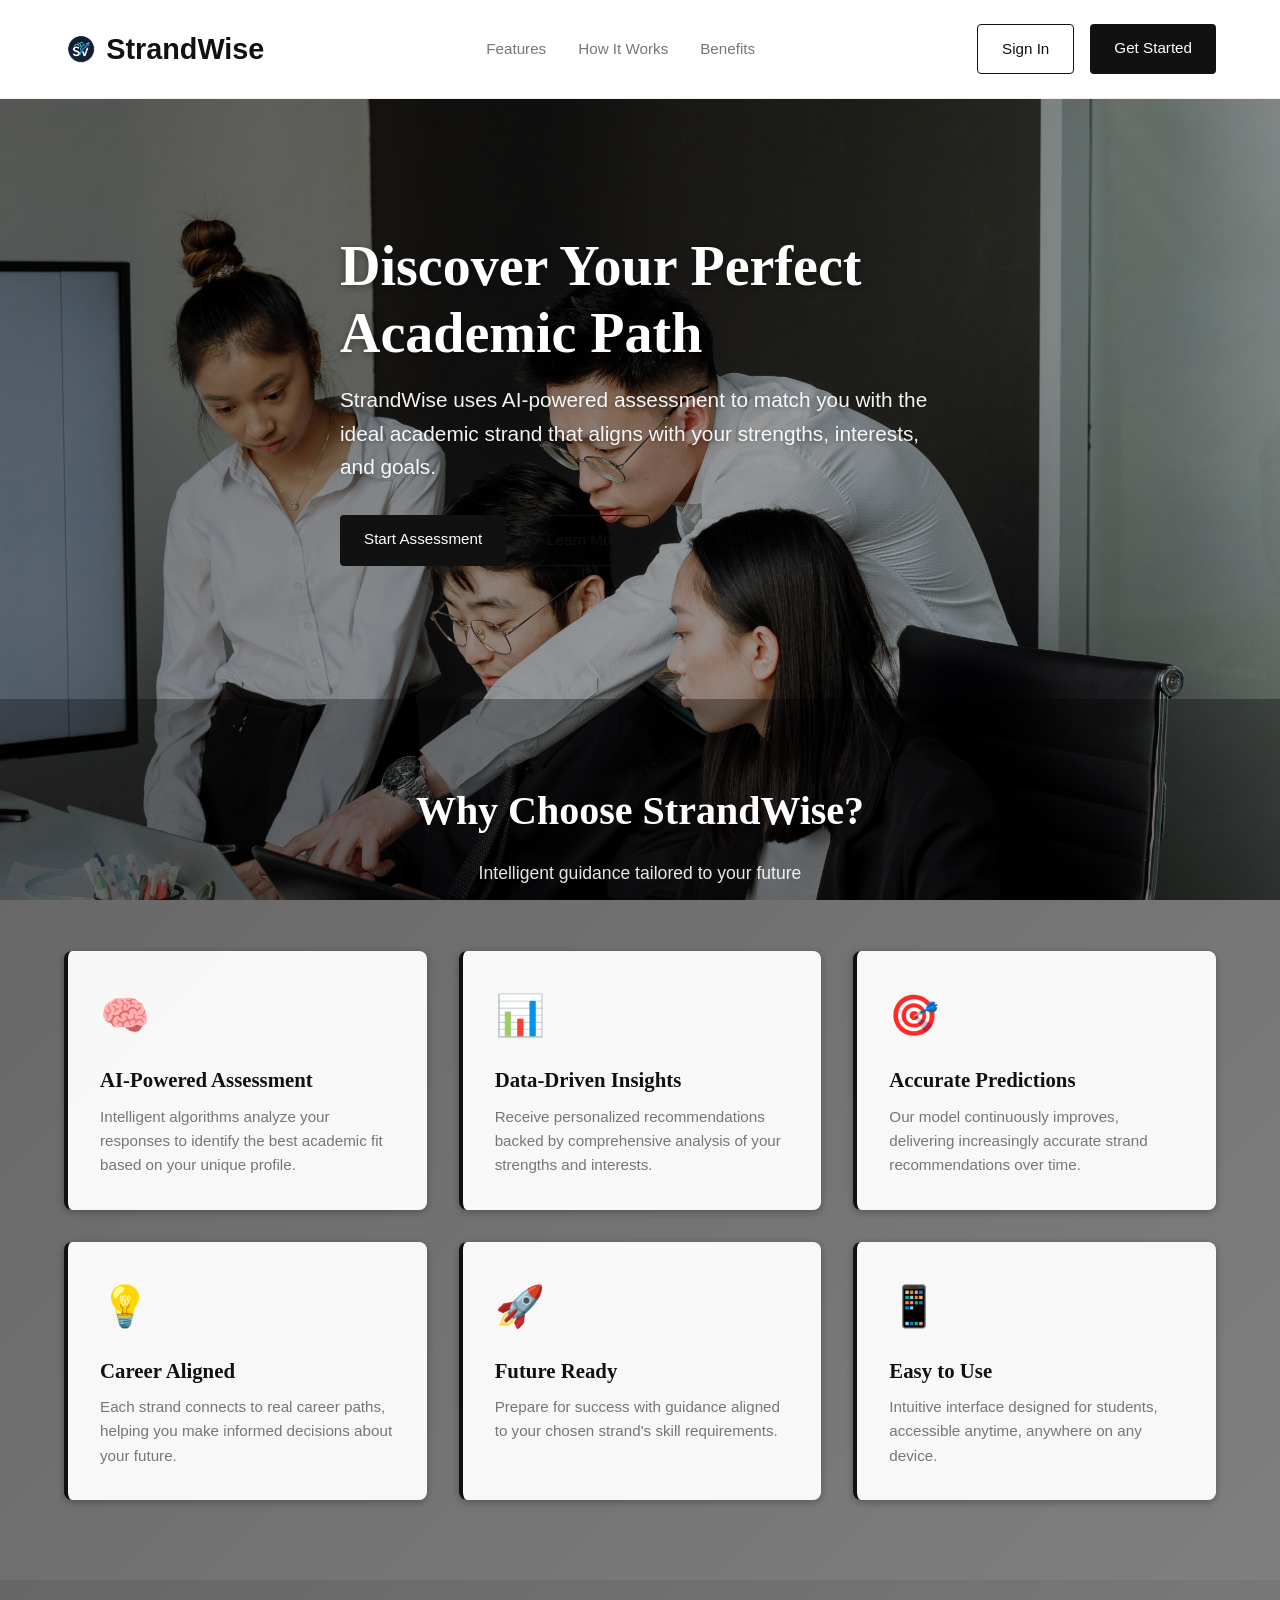
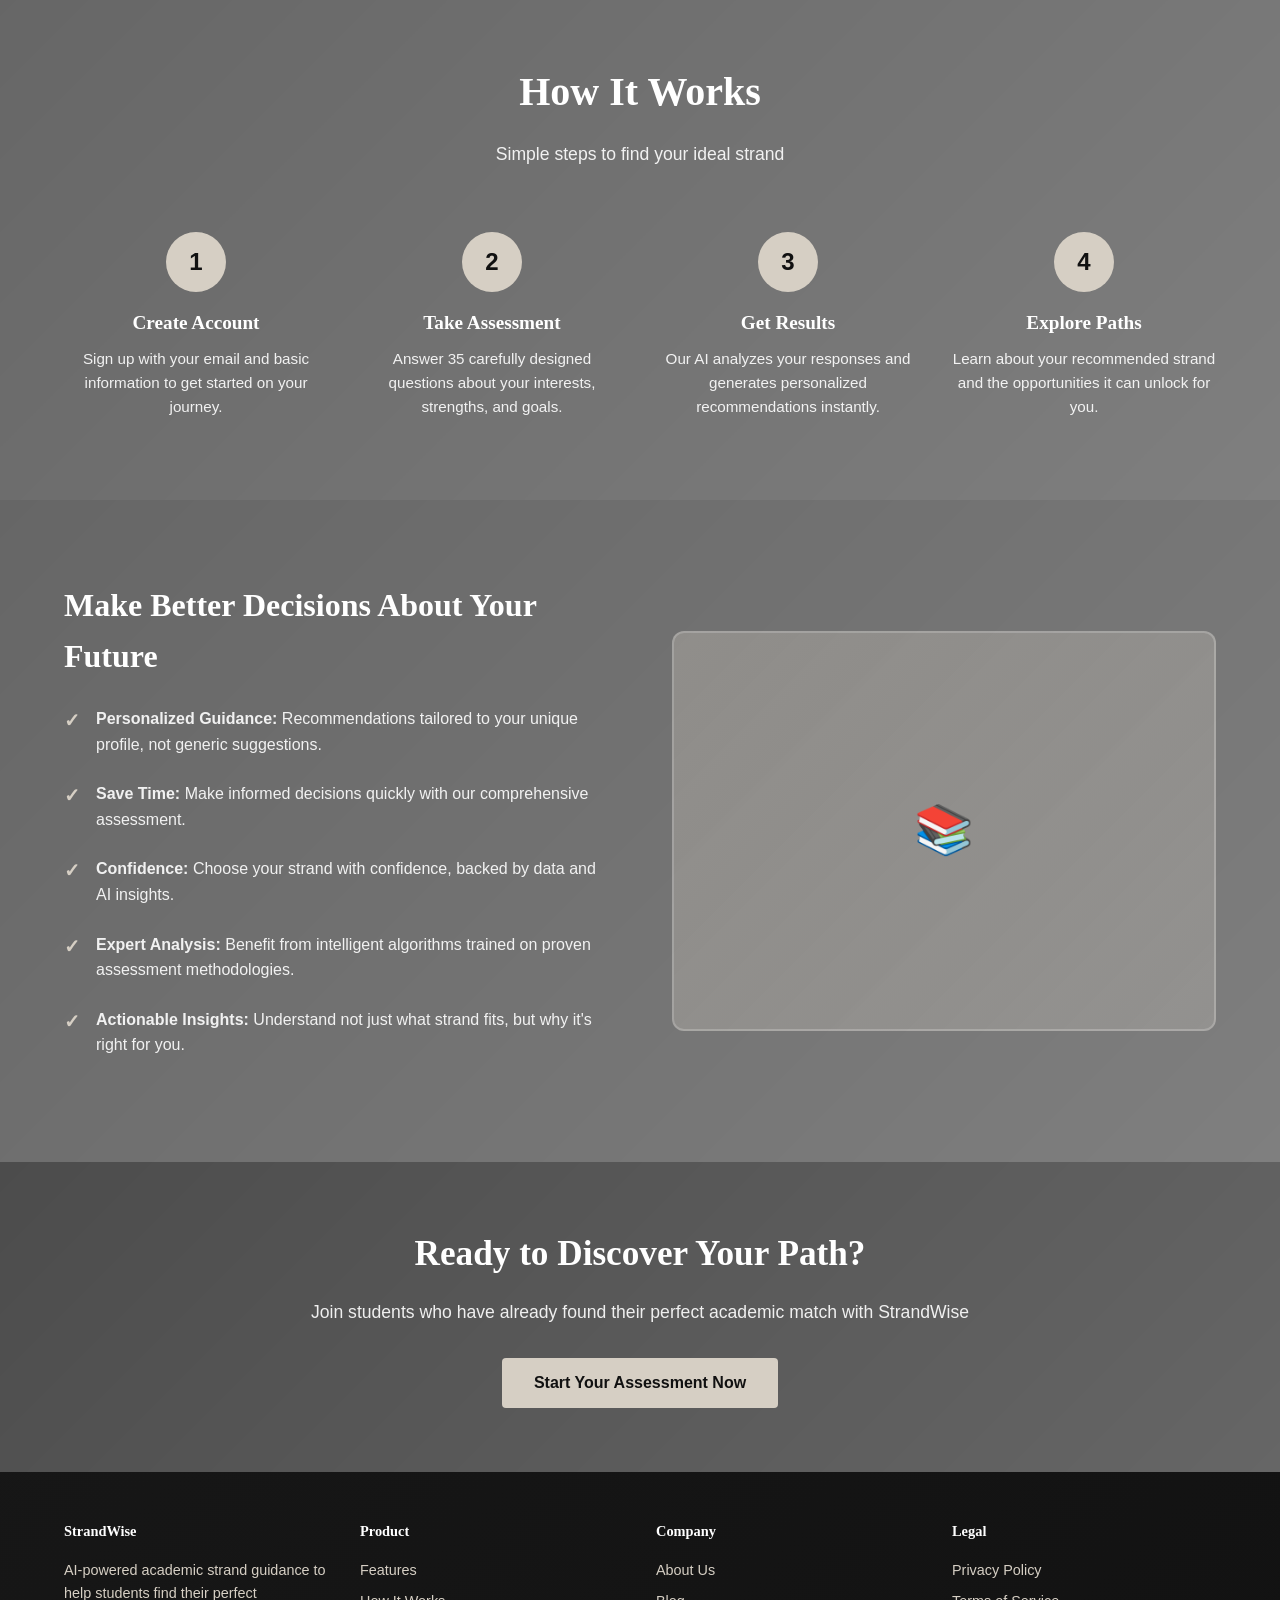
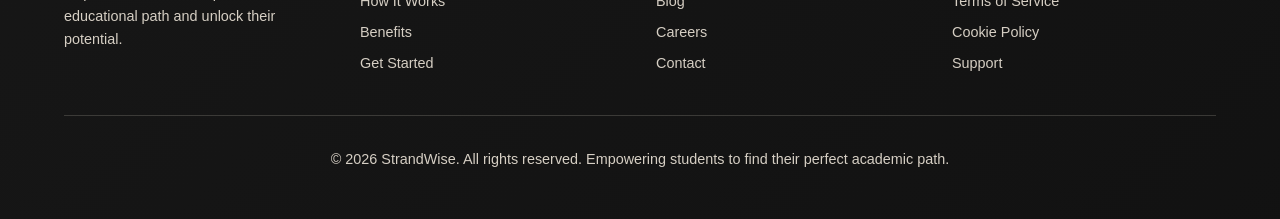
<file: login.html>
<!DOCTYPE html>
<html lang="en">

<head>
    <meta charset="UTF-8">
    <meta name="viewport" content="width=device-width, initial-scale=1.0">
    <title>StrandWise - Login & Register</title>
    <link rel="stylesheet" href="ui-dialogs.css">
    <link rel="stylesheet" href="login.css">
</head>

<body>
    <div class="auth-container">
        <!-- Left Panel - Branding & Image -->
        <div class="auth-panel-left">
            <div class="auth-carousel" aria-hidden="true">
                <div class="auth-carousel-slide is-active"></div>
                <div class="auth-carousel-slide"></div>
            </div>
            <div class="auth-branding">
                <div class="auth-logo-large">
                    <img src="img/logo strandwise.png" alt="StrandWise">
                </div>
                <div class="auth-tagline">
                    <h1>Discover Your Path</h1>
                    <p>Find Your Perfect Academic Strand</p>
                </div>
            </div>
            <div class="auth-background-overlay"></div>
        </div>

        <!-- Right Panel - Forms -->
        <div class="auth-panel-right">
            <!-- Login Form -->
            <form class="auth-form active" id="loginForm">
                <div class="form-header">
                    <h2>Welcome Back!</h2>
                    <p class="back-to-signup">New here? <button type="button" class="toggle-form"
                            onclick="switchForm('register', event)">Create Account</button></p>
                </div>

                <div class="user-type-selector">
                    <label class="selector-title">Who are you?</label>
                    <div class="selector-buttons">
                        <button type="button" class="user-type-btn active" data-type="student">
                            <span class="btn-icon">👤</span>
                            <span class="btn-label">Student</span>
                        </button>
                        <button type="button" class="user-type-btn" data-type="admin">
                            <span class="btn-icon">💼</span>
                            <span class="btn-label">Admin</span>
                        </button>
                    </div>
                    <input type="hidden" name="userType" value="student" id="userTypeInput">
                </div>

                <div class="form-group">
                    <input type="email" id="loginEmail" name="email" placeholder="Email" required>
                    <span class="error-message" id="loginEmailError"></span>
                </div>

                <div class="form-group">
                    <div class="password-input-wrapper">
                        <input type="password" id="loginPassword" name="password" placeholder="Enter your password"
                            required>
                        <button type="button" class="toggle-password"
                            onclick="togglePasswordVisibility('loginPassword')">👁️</button>
                    </div>
                    <span class="error-message" id="loginPasswordError"></span>
                </div>

                <div class="remember-forgot">
                    <label class="remember-me">
                        <input type="checkbox"> Remember me
                    </label>
                    <a href="#" class="forgot-password">Forgot password?</a>
                </div>

                <button type="submit" class="auth-btn primary-btn">Sign In</button>

                <div class="form-divider">Or sign in with</div>

                <div class="social-buttons">
                    <button type="button" class="social-btn google-btn">Google</button>
                    <button type="button" class="social-btn facebook-btn">Facebook</button>
                </div>
            </form>

            <!-- Register Form -->
            <form class="auth-form" id="registerForm">
                <div class="form-header">
                    <h2>Create an account</h2>
                    <p class="back-to-login">Already have an account? <button type="button" class="toggle-form"
                            onclick="switchForm('login', event)">Log in</button></p>
                </div>

                <div class="form-row">
                    <div class="form-group">
                        <input type="text" id="registerFirstName" name="firstName" placeholder="First name" required>
                        <span class="error-message" id="registerFirstNameError"></span>
                    </div>
                    <div class="form-group">
                        <input type="text" id="registerLastName" name="lastName" placeholder="Last name" required>
                        <span class="error-message" id="registerLastNameError"></span>
                    </div>
                </div>

                <div class="form-group">
                    <input type="email" id="registerEmail" name="email" placeholder="Email" required>
                    <span class="error-message" id="registerEmailError"></span>
                </div>

                <div class="form-group">
                    <input type="text" id="registerSchool" name="school" placeholder="School name" required>
                    <span class="error-message" id="registerSchoolError"></span>
                </div>

                <div class="form-group">
                    <select id="registerGrade" name="grade" required>
                        <option value="">Select your grade level</option>
                        <option value="grade9">Grade 9</option>
                        <option value="grade10">Grade 10</option>
                        <option value="grade11">Grade 11</option>
                        <option value="grade12">Grade 12</option>
                    </select>
                    <span class="error-message" id="registerGradeError"></span>
                </div>

                <div class="form-group">
                    <div class="password-input-wrapper">
                        <input type="password" id="registerPassword" name="password" placeholder="Enter your password"
                            required>
                        <button type="button" class="toggle-password"
                            onclick="togglePasswordVisibility('registerPassword')">👁️</button>
                    </div>
                    <div class="password-strength" id="passwordStrength"></div>
                    <span class="error-message" id="registerPasswordError"></span>
                </div>

                <div class="form-group">
                    <div class="password-input-wrapper">
                        <input type="password" id="registerConfirmPassword" name="confirmPassword"
                            placeholder="Confirm your password" required>
                        <button type="button" class="toggle-password"
                            onclick="togglePasswordVisibility('registerConfirmPassword')">👁️</button>
                    </div>
                    <span class="error-message" id="registerConfirmPasswordError"></span>
                </div>

                <div class="form-group checkbox-group">
                    <label class="checkbox-label">
                        <input type="checkbox" id="termsCheckbox" required>
                        <span>I agree to the <a href="#">Terms & Conditions</a></span>
                    </label>
                    <span class="error-message" id="termsError"></span>
                </div>

                <button type="submit" class="auth-btn primary-btn">Create account</button>

                <div class="form-divider">Or sign up with</div>

                <div class="social-buttons">
                    <button type="button" class="social-btn google-btn">Google</button>
                    <button type="button" class="social-btn facebook-btn">Facebook</button>
                </div>
            </form>
        </div>
    </div>

    <script src="ui-dialogs.js"></script>
    <script src="carousel.js"></script>
    <script src="login.js"></script>
</body>

</html>
</file>
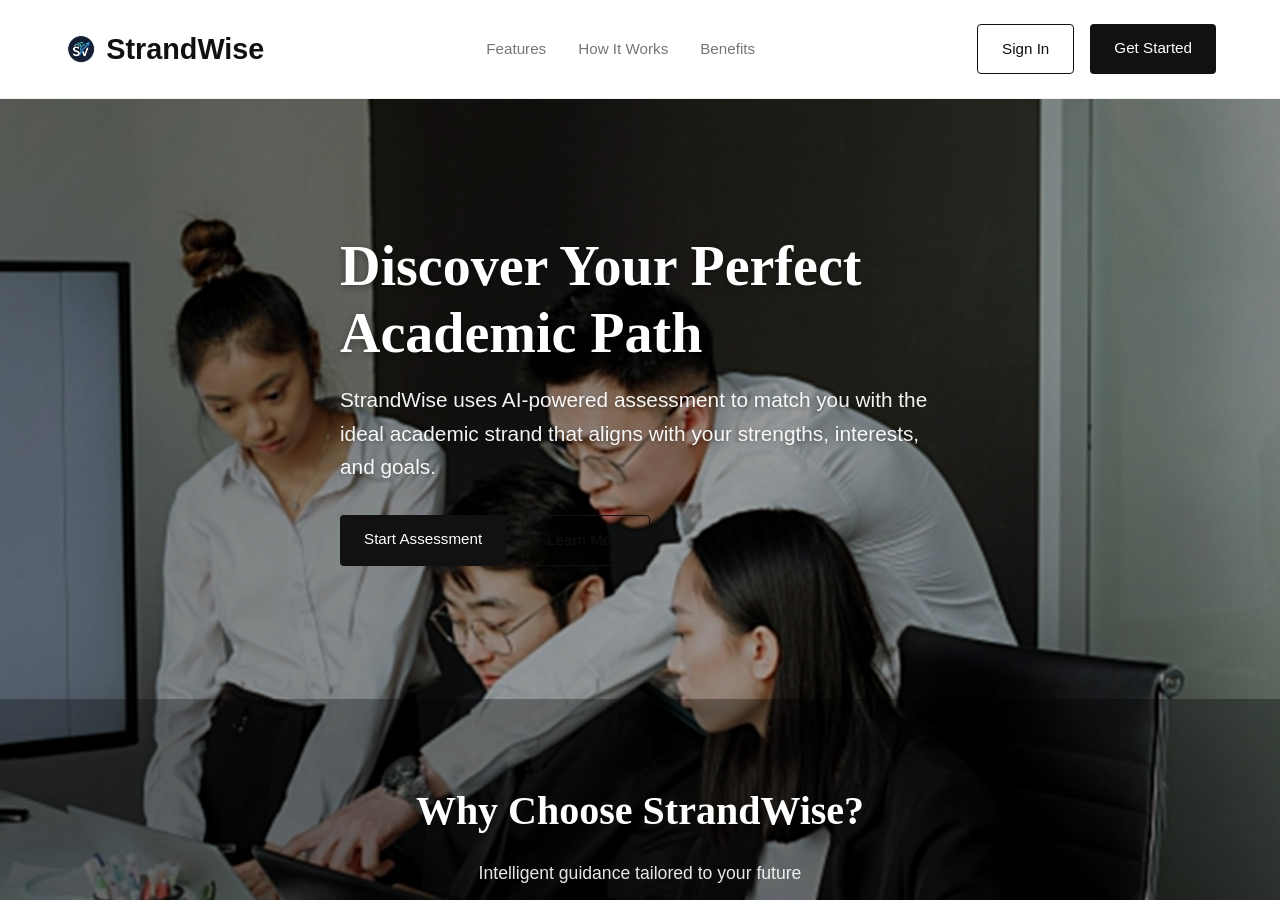
<file: main.html>
<!DOCTYPE html>
<html lang="en">

<head>
    <meta charset="UTF-8">
    <meta name="viewport" content="width=device-width, initial-scale=1.0">
    <title>StrandWise - Smart Strand Recommendation System</title>
    <link rel="stylesheet" href="ui-dialogs.css">
    <link rel="stylesheet" href="main.css">
</head>

<body>
    <!-- ============ DASHBOARD PAGE (Main content after login) ============ -->
    <div class="dashboard-page active" id="dashboardPage">
        <!-- Sidebar -->
        <aside class="sidebar" id="sidebar">
            <div class="sidebar-header">
                <button class="sidebar-toggle" onclick="toggleSidebar()">☰</button>
                <div class="sidebar-logo">
                    <img src="img/logo strandwise.png" alt="StrandWise">
                    <span>StrandWise</span>
                </div>
            </div>
            <ul class="nav-menu">
                <li class="nav-item">
                    <a class="nav-link active" data-section="home">
                        <span class="nav-icon">🏠</span>
                        <span>Home</span>
                    </a>
                </li>
                <li class="nav-item nav-divider"></li>
                <li class="nav-item">
                    <a class="nav-link" href="index.html">
                        <span class="nav-icon">🌐</span>
                        <span>Back to Landing</span>
                    </a>
                </li>
                <li class="nav-item">
                    <a class="nav-link" data-section="assessment">
                        <span class="nav-icon">📋</span>
                        <span>Assessment</span>
                    </a>
                </li>
                <li class="nav-item">
                    <a class="nav-link" data-section="results">
                        <span class="nav-icon">📊</span>
                        <span>Results</span>
                    </a>
                </li>
                <li class="nav-item">
                    <a class="nav-link" data-section="explore">
                        <span class="nav-icon">🔍</span>
                        <span>Explore</span>
                    </a>
                </li>
                <li class="nav-item">
                    <a class="nav-link" data-section="profile">
                        <span class="nav-icon">👤</span>
                        <span>Profile</span>
                    </a>
                </li>
                <li class="nav-item">
                    <a class="nav-link" data-section="about">
                        <span class="nav-icon">ℹ️</span>
                        <span>About</span>
                    </a>
                </li>
                <li class="nav-item">
                    <a class="nav-link" data-section="help">
                        <span class="nav-icon">❓</span>
                        <span>Help</span>
                    </a>
                </li>
            </ul>
        </aside>

        <!-- Main Content -->
        <div class="main-content">
            <!-- Home Section -->
            <section class="content-section active" id="home-section">
                <!-- Welcome Section with Progress -->
                <div class="welcome-section">
                    <div class="user-menu">
                        <div class="user-avatar">JD</div>
                        <button class="logout-btn" onclick="navigateToLanding()">Logout</button>
                    </div>
                    <div class="welcome-header">
                        <div class="welcome-header-content">
                            <div class="welcome-header-left">
                                <h2>Welcome back, Student! 👋</h2>
                                <p>Continue your journey to discover your ideal academic strand.</p>
                            </div>
                            <div class="welcome-header-right">
                                <div class="overall-progress">
                                    <div class="progress-circle">
                                        <div class="progress-percentage">100%</div>
                                    </div>
                                    <div class="progress-label">Progress</div>
                                </div>
                            </div>
                        </div>
                    </div>

                    <div class="progress-steps">
                        <div class="progress-step completed">
                            <div class="step-indicator">✓</div>
                            <span class="step-label">Profile Created</span>
                        </div>
                        <div class="progress-step active">
                            <div class="step-indicator">2</div>
                            <span class="step-label">Take Assessment</span>
                        </div>
                        <div class="progress-step">
                            <div class="step-indicator">3</div>
                            <span class="step-label">Get Results</span>
                        </div>
                        <div class="progress-step">
                            <div class="step-indicator">4</div>
                            <span class="step-label">Explore Strands</span>
                        </div>
                    </div>

                </div>

                <!-- Dashboard Stats Cards -->
                <div class="dashboard-card">
                    <div class="dashboard-grid">
                        <div class="dashboard-item">
                            <div class="card-icon">📝</div>
                            <div class="card-title">Assessment Status</div>
                            <div class="card-value">Pending</div>
                        </div>
                        <div class="dashboard-item">
                            <div class="card-icon">🎯</div>
                            <div class="card-title">Top Match</div>
                            <div class="card-value">-</div>
                        </div>
                        <div class="dashboard-item">
                            <div class="card-icon">📊</div>
                            <div class="card-title">Matches Found</div>
                            <div class="card-value">0</div>
                        </div>
                        <div class="dashboard-item">
                            <div class="card-icon">⭐</div>
                            <div class="card-title">Completion</div>
                            <div class="card-value">25%</div>
                        </div>
                    </div>
                </div>

                <!-- Welcome Message -->
                <div
                    style="background: white; padding: 2rem; border-radius: 12px; box-shadow: var(--shadow); margin-bottom: 4rem;">
                    <h2 style="margin-bottom: 1rem; color: var(--text-dark);">Welcome to StrandWise! 👋</h2>
                    <p style="color: var(--text-light); margin-bottom: 1.5rem; line-height: 1.8;" id="welcomeMessage">
                        Hello! Welcome to your personal strand recommendation dashboard. This is your space to
                        discover
                        which academic strand aligns best with your interests, strengths, and career goals.
                    </p>
                    <p style="color: var(--text-light); margin-bottom: 1.5rem; line-height: 1.8;">
                        Start by taking our assessment to get personalized recommendations. Our intelligent
                        system will
                        analyze your answers and suggest the most suitable strands for you.
                    </p>
                    <button class="btn-primary" onclick="scrollToSection('assessment-section')">Start Your
                        Assessment
                        →</button>
                </div>

                <!-- Quick Tips -->
                <div style="background: white; padding: 2rem; border-radius: 12px; box-shadow: var(--shadow);">
                    <h3 style="margin-bottom: 1rem; color: var(--text-dark);">Quick Tips 💡</h3>
                    <ul style="color: var(--text-light); line-height: 2;">
                        <li>✓ Take your time with the assessment - the more honest your answers, the better your
                            results
                        </li>
                        <li>✓ Explore each strand to learn about career opportunities and subject offerings</li>
                        <li>✓ Don't hesitate to reach out if you have questions - we're here to help!</li>
                    </ul>
                </div>
            </section>

            <!-- Assessment Section -->
            <section class="content-section" id="assessment-section">
                <div class="assessment-form">
                    <div class="assessment-header">
                        <h2 class="assessment-title">Take the Assessment</h2>
                        <p class="assessment-subtitle">Answer the following questions to help us understand your interests and strengths.</p>
                        <div class="assessment-progress-header">
                            <span class="assessment-progress-count" id="assessmentQuestionCounter">Q1 of 35</span>
                            <span class="assessment-progress-percent" id="assessmentProgressPercent">3%</span>
                        </div>
                        <div class="assessment-progress-track" aria-hidden="true">
                            <div class="assessment-progress-fill" id="assessmentProgressFill" style="width: 3%;"></div>
                        </div>
                    </div>

                    <div class="assessment-questions">
                        <div class="question-card">
                        <h4>1. Which subject do you find most enjoyable and easiest to understand?</h4>
                        <div class="options-group">
                            <label class="radio-option">
                                <input type="radio" name="question1"> Mathematics and Science
                            </label>
                            <label class="radio-option">
                                <input type="radio" name="question1"> Business and Economics
                            </label>
                            <label class="radio-option">
                                <input type="radio" name="question1"> History, Literature, and Social Studies
                            </label>
                            <label class="radio-option">
                                <input type="radio" name="question1"> Technology, Home Economics, or Livelihood subjects
                            </label>
                            <label class="radio-option">
                                <input type="radio" name="question1"> I perform averagely across all subjects
                            </label>
                        </div>
                    </div>

                        <div class="question-card">
                        <h4>2. When given a difficult problem in school, how do you usually approach it?</h4>
                        <div class="options-group">
                            <label class="radio-option">
                                <input type="radio" name="question2"> I analyze it step-by-step using logic and formulas
                            </label>
                            <label class="radio-option">
                                <input type="radio" name="question2"> I think about costs, benefits, and practical
                                outcomes
                            </label>
                            <label class="radio-option">
                                <input type="radio" name="question2"> I research, read, and discuss it with others
                            </label>
                            <label class="radio-option">
                                <input type="radio" name="question2"> I look for a hands-on or practical way to solve it
                            </label>
                            <label class="radio-option">
                                <input type="radio" name="question2"> I try different approaches depending on the
                                situation
                            </label>
                        </div>
                    </div>

                    <div class="question-card">
                        <h4>3. Which type of school project excites you the most?</h4>
                        <div class="options-group">
                            <label class="radio-option">
                                <input type="radio" name="question3"> Science experiments or math competitions
                            </label>
                            <label class="radio-option">
                                <input type="radio" name="question3"> Business simulations or financial planning
                                activities
                            </label>
                            <label class="radio-option">
                                <input type="radio" name="question3"> Debates, essays, or research papers on social
                                issues
                            </label>
                            <label class="radio-option">
                                <input type="radio" name="question3"> Building, cooking, designing, or technical
                                demonstrations
                            </label>
                            <label class="radio-option">
                                <input type="radio" name="question3"> Any project that doesn't require deep
                                specialization
                            </label>
                        </div>
                    </div>

                    <div class="question-card">
                        <h4>4. How comfortable are you with numbers, equations, and data analysis?</h4>
                        <div class="options-group">
                            <label class="radio-option">
                                <input type="radio" name="question4"> Very comfortable — I enjoy working with numbers
                            </label>
                            <label class="radio-option">
                                <input type="radio" name="question4"> Comfortable when applied to business or money
                                matters
                            </label>
                            <label class="radio-option">
                                <input type="radio" name="question4"> Not my strength, but I can manage basic
                                computations
                            </label>
                            <label class="radio-option">
                                <input type="radio" name="question4"> I prefer practical calculations (measurements,
                                budgets, etc.)
                            </label>
                            <label class="radio-option">
                                <input type="radio" name="question4"> It depends on the topic
                            </label>
                        </div>
                    </div>

                    <div class="question-card">
                        <h4>5. Which of these activities would you most likely do voluntarily?</h4>
                        <div class="options-group">
                            <label class="radio-option">
                                <input type="radio" name="question5"> Read science articles or solve math puzzles
                            </label>
                            <label class="radio-option">
                                <input type="radio" name="question5"> Study market trends or watch business news
                            </label>
                            <label class="radio-option">
                                <input type="radio" name="question5"> Read books, write stories, or follow current
                                events
                            </label>
                            <label class="radio-option">
                                <input type="radio" name="question5"> Learn a new skill like cooking, coding, or
                                carpentry
                            </label>
                            <label class="radio-option">
                                <input type="radio" name="question5"> Browse general topics without a specific focus
                            </label>
                        </div>
                    </div>

                    <div class="question-card">
                        <h4>6. In group work, what role do you naturally take?</h4>
                        <div class="options-group">
                            <label class="radio-option">
                                <input type="radio" name="question6"> The researcher who gathers data and analyzes
                                findings
                            </label>
                            <label class="radio-option">
                                <input type="radio" name="question6"> The planner who manages resources and sets the
                                budget
                            </label>
                            <label class="radio-option">
                                <input type="radio" name="question6"> The communicator who presents ideas and writes
                                reports
                            </label>
                            <label class="radio-option">
                                <input type="radio" name="question6"> The executor who builds, creates, or demonstrates
                                the output
                            </label>
                            <label class="radio-option">
                                <input type="radio" name="question6"> I adapt to whatever role is needed
                            </label>
                        </div>
                    </div>

                    <div class="question-card">
                        <h4>7. Which reading material would you most likely pick up?</h4>
                        <div class="options-group">
                            <label class="radio-option">
                                <input type="radio" name="question7"> A book about space, biology, or technology
                            </label>
                            <label class="radio-option">
                                <input type="radio" name="question7"> A magazine about entrepreneurship or investing
                            </label>
                            <label class="radio-option">
                                <input type="radio" name="question7"> A novel, a political commentary, or a philosophy
                                book
                            </label>
                            <label class="radio-option">
                                <input type="radio" name="question7"> A how-to guide or a technical manual
                            </label>
                            <label class="radio-option">
                                <input type="radio" name="question7"> Whatever looks interesting at the moment
                            </label>
                        </div>
                    </div>

                    <div class="question-card">
                        <h4>8. How do you feel about conducting research and writing long reports?</h4>
                        <div class="options-group">
                            <label class="radio-option">
                                <input type="radio" name="question8"> I like it when it involves scientific or technical
                                topics
                            </label>
                            <label class="radio-option">
                                <input type="radio" name="question8"> I like it when it involves business cases or
                                economic issues
                            </label>
                            <label class="radio-option">
                                <input type="radio" name="question8"> I genuinely enjoy research and writing on any
                                topic
                            </label>
                            <label class="radio-option">
                                <input type="radio" name="question8"> I prefer shorter, more practical documentation
                            </label>
                            <label class="radio-option">
                                <input type="radio" name="question8"> I can do it but it's not my favorite activity
                            </label>
                        </div>
                    </div>

                    <div class="question-card">
                        <h4>9. Which best describes your performance in Science subjects?</h4>
                        <div class="options-group">
                            <label class="radio-option">
                                <input type="radio" name="question9"> I consistently perform well and enjoy the subject
                            </label>
                            <label class="radio-option">
                                <input type="radio" name="question9"> I do okay, but I'm more interested in how science
                                applies to business
                            </label>
                            <label class="radio-option">
                                <input type="radio" name="question9"> Science is not my strongest area; I prefer
                                humanities
                            </label>
                            <label class="radio-option">
                                <input type="radio" name="question9"> I prefer applied sciences like agriculture,
                                electronics, or health
                            </label>
                            <label class="radio-option">
                                <input type="radio" name="question9"> My performance is average across all science
                                topics
                            </label>
                        </div>
                    </div>

                    <div class="question-card">
                        <h4>10. If you could attend a special seminar, which would you choose?</h4>
                        <div class="options-group">
                            <label class="radio-option">
                                <input type="radio" name="question10"> Robotics, astronomy, or medical science
                            </label>
                            <label class="radio-option">
                                <input type="radio" name="question10"> Stock market investing or business management
                            </label>
                            <label class="radio-option">
                                <input type="radio" name="question10"> Creative writing, human rights, or political
                                science
                            </label>
                            <label class="radio-option">
                                <input type="radio" name="question10"> Culinary arts, automotive, or computer hardware
                                servicing
                            </label>
                            <label class="radio-option">
                                <input type="radio" name="question10"> A general life skills or career orientation
                                seminar
                            </label>
                        </div>
                    </div>

                    <div class="question-card">
                        <h4>11. Which career path interests you the most?</h4>
                        <div class="options-group">
                            <label class="radio-option">
                                <input type="radio" name="question11"> Doctor, engineer, scientist, or IT professional
                            </label>
                            <label class="radio-option">
                                <input type="radio" name="question11"> Businessman, accountant, banker, or marketing
                                professional
                            </label>
                            <label class="radio-option">
                                <input type="radio" name="question11"> Lawyer, journalist, teacher, social worker, or
                                politician
                            </label>
                            <label class="radio-option">
                                <input type="radio" name="question11"> Chef, electrician, cosmetologist, farmer, or
                                technician
                            </label>
                            <label class="radio-option">
                                <input type="radio" name="question11"> I'm still undecided about my career
                            </label>
                        </div>
                    </div>

                    <div class="question-card">
                        <h4>12. Where do you see yourself working in the future?</h4>
                        <div class="options-group">
                            <label class="radio-option">
                                <input type="radio" name="question12"> In a laboratory, hospital, tech company, or
                                research institution
                            </label>
                            <label class="radio-option">
                                <input type="radio" name="question12"> In a corporate office, bank, or running my own
                                business
                            </label>
                            <label class="radio-option">
                                <input type="radio" name="question12"> In a school, government office, NGO, or media
                                organization
                            </label>
                            <label class="radio-option">
                                <input type="radio" name="question12"> In a workshop, salon, kitchen, farm, or technical
                                facility
                            </label>
                            <label class="radio-option">
                                <input type="radio" name="question12"> I'm not sure yet
                            </label>
                        </div>
                    </div>

                    <div class="question-card">
                        <h4>13. How important is it for you to pursue a college degree after SHS?</h4>
                        <div class="options-group">
                            <label class="radio-option">
                                <input type="radio" name="question13"> Very important — my dream career requires a
                                specific college degree
                            </label>
                            <label class="radio-option">
                                <input type="radio" name="question13"> Important — I plan to take a business or
                                management course
                            </label>
                            <label class="radio-option">
                                <input type="radio" name="question13"> Important — I want to take social sciences, law,
                                or education
                            </label>
                            <label class="radio-option">
                                <input type="radio" name="question13"> Not a priority — I want to work or start a
                                business right after SHS
                            </label>
                            <label class="radio-option">
                                <input type="radio" name="question13"> I'm still weighing my options
                            </label>
                        </div>
                    </div>

                    <div class="question-card">
                        <h4>14. Which of the following best describes your dream job?</h4>
                        <div class="options-group">
                            <label class="radio-option">
                                <input type="radio" name="question14"> A job that involves discovery, innovation, and
                                solving complex problems
                            </label>
                            <label class="radio-option">
                                <input type="radio" name="question14"> A job that involves managing people, money, and
                                business operations
                            </label>
                            <label class="radio-option">
                                <input type="radio" name="question14"> A job that involves influencing, educating, or
                                advocating for others
                            </label>
                            <label class="radio-option">
                                <input type="radio" name="question14"> A job that involves creating, building, or
                                providing a skilled service
                            </label>
                            <label class="radio-option">
                                <input type="radio" name="question14"> I don't have a specific dream job yet
                            </label>
                        </div>
                    </div>

                    <div class="question-card">
                        <h4>15. If you were to start a business, what kind would it be?</h4>
                        <div class="options-group">
                            <label class="radio-option">
                                <input type="radio" name="question15"> A tech startup, research company, or
                                science-based enterprise
                            </label>
                            <label class="radio-option">
                                <input type="radio" name="question15"> A trading business, investment firm, or
                                management consultancy
                            </label>
                            <label class="radio-option">
                                <input type="radio" name="question15"> A media outlet, school, social enterprise, or
                                advocacy organization
                            </label>
                            <label class="radio-option">
                                <input type="radio" name="question15"> A food business, repair shop, salon, or skilled
                                services company
                            </label>
                            <label class="radio-option">
                                <input type="radio" name="question15"> I haven't thought about starting a business
                            </label>
                        </div>
                    </div>

                    <div class="question-card">
                        <h4>16. How do you feel about the idea of working abroad in the future?</h4>
                        <div class="options-group">
                            <label class="radio-option">
                                <input type="radio" name="question16"> Yes — as a professional in engineering, medicine,
                                or technology
                            </label>
                            <label class="radio-option">
                                <input type="radio" name="question16"> Yes — in international business, finance, or
                                trade
                            </label>
                            <label class="radio-option">
                                <input type="radio" name="question16"> Yes — in diplomacy, education, or humanitarian
                                work
                            </label>
                            <label class="radio-option">
                                <input type="radio" name="question16"> Yes — as a skilled worker or through an exchange
                                program
                            </label>
                            <label class="radio-option">
                                <input type="radio" name="question16"> I prefer to work locally and am still undecided
                            </label>
                        </div>
                    </div>

                    <div class="question-card">
                        <h4>17. Which of these college courses interests you the most?</h4>
                        <div class="options-group">
                            <label class="radio-option">
                                <input type="radio" name="question17"> Engineering, Medicine, Computer Science, or
                                Architecture
                            </label>
                            <label class="radio-option">
                                <input type="radio" name="question17"> Accountancy, Business Administration, or
                                Entrepreneurship
                            </label>
                            <label class="radio-option">
                                <input type="radio" name="question17"> Political Science, Communications, Psychology, or
                                Education
                            </label>
                            <label class="radio-option">
                                <input type="radio" name="question17"> Vocational courses, Hospitality Management, or
                                Agriculture
                            </label>
                            <label class="radio-option">
                                <input type="radio" name="question17"> I haven't decided on a college course yet
                            </label>
                        </div>
                    </div>

                    <div class="question-card">
                        <h4>18. What does success look like to you after Senior High School?</h4>
                        <div class="options-group">
                            <label class="radio-option">
                                <input type="radio" name="question18"> Getting into a top university for a science or
                                tech program
                            </label>
                            <label class="radio-option">
                                <input type="radio" name="question18"> Starting a small business or landing a job in a
                                company
                            </label>
                            <label class="radio-option">
                                <input type="radio" name="question18"> Being accepted into a course in social sciences
                                or arts
                            </label>
                            <label class="radio-option">
                                <input type="radio" name="question18"> Having a job or livelihood skill that earns me
                                stable income
                            </label>
                            <label class="radio-option">
                                <input type="radio" name="question18"> Just finishing SHS and figuring things out from
                                there
                            </label>
                        </div>
                    </div>

                    <div class="question-card">
                        <h4>19. How soon do you want to start earning money?</h4>
                        <div class="options-group">
                            <label class="radio-option">
                                <input type="radio" name="question19"> After college — I'm willing to study longer for a
                                high-paying career
                            </label>
                            <label class="radio-option">
                                <input type="radio" name="question19"> After college — but I may do part-time business
                                while studying
                            </label>
                            <label class="radio-option">
                                <input type="radio" name="question19"> After college — but the job's impact matters more
                                than the pay
                            </label>
                            <label class="radio-option">
                                <input type="radio" name="question19"> As soon as possible — I want to be financially
                                independent after SHS
                            </label>
                            <label class="radio-option">
                                <input type="radio" name="question19"> I haven't thought about this seriously yet
                            </label>
                        </div>
                    </div>

                    <div class="question-card">
                        <h4>20. What motivates you most about your future career?</h4>
                        <div class="options-group">
                            <label class="radio-option">
                                <input type="radio" name="question20"> Advancing human knowledge and solving big
                                problems
                            </label>
                            <label class="radio-option">
                                <input type="radio" name="question20"> Building wealth and achieving financial freedom
                            </label>
                            <label class="radio-option">
                                <input type="radio" name="question20"> Creating positive change in society and helping
                                communities
                            </label>
                            <label class="radio-option">
                                <input type="radio" name="question20"> Mastering a craft and being self-reliant through
                                a practical skill
                            </label>
                            <label class="radio-option">
                                <input type="radio" name="question20"> Having a comfortable, stable life without too
                                much pressure
                            </label>
                        </div>
                    </div>

                    <div class="question-card">
                        <h4>21. How do you prefer to learn new things?</h4>
                        <div class="options-group">
                            <label class="radio-option">
                                <input type="radio" name="question21"> Through experiments, data, and logical reasoning
                            </label>
                            <label class="radio-option">
                                <input type="radio" name="question21"> Through case studies, simulations, and real-world
                                business scenarios
                            </label>
                            <label class="radio-option">
                                <input type="radio" name="question21"> Through reading, discussion, and exploring
                                different perspectives
                            </label>
                            <label class="radio-option">
                                <input type="radio" name="question21"> Through hands-on practice and learning by doing
                            </label>
                            <label class="radio-option">
                                <input type="radio" name="question21"> Through a combination of methods depending on the
                                topic
                            </label>
                        </div>
                    </div>

                    <div class="question-card">
                        <h4>22. Which best describes your thinking style?</h4>
                        <div class="options-group">
                            <label class="radio-option">
                                <input type="radio" name="question22"> Analytical — I like breaking down complex ideas
                                into logical parts
                            </label>
                            <label class="radio-option">
                                <input type="radio" name="question22"> Strategic — I think about what's most practical
                                and profitable
                            </label>
                            <label class="radio-option">
                                <input type="radio" name="question22"> Critical — I question norms and enjoy deep
                                discussions on ideas
                            </label>
                            <label class="radio-option">
                                <input type="radio" name="question22"> Concrete — I prefer clear, practical tasks with
                                visible outcomes
                            </label>
                            <label class="radio-option">
                                <input type="radio" name="question22"> Flexible — I adjust my thinking depending on the
                                situation
                            </label>
                        </div>
                    </div>

                    <div class="question-card">
                        <h4>23. How do you handle pressure and difficult challenges?</h4>
                        <div class="options-group">
                            <label class="radio-option">
                                <input type="radio" name="question23"> I stay calm and rely on systematic
                                problem-solving
                            </label>
                            <label class="radio-option">
                                <input type="radio" name="question23"> I focus on finding the most efficient and
                                cost-effective solution
                            </label>
                            <label class="radio-option">
                                <input type="radio" name="question23"> I talk it out, seek opinions, and consider the
                                human impact
                            </label>
                            <label class="radio-option">
                                <input type="radio" name="question23"> I roll up my sleeves and take immediate,
                                practical action
                            </label>
                            <label class="radio-option">
                                <input type="radio" name="question23"> I tend to feel overwhelmed but push through
                                eventually
                            </label>
                        </div>
                    </div>

                    <div class="question-card">
                        <h4>24. Which kind of environment do you prefer working in?</h4>
                        <div class="options-group">
                            <label class="radio-option">
                                <input type="radio" name="question24"> Quiet, structured, and focused (like a lab or
                                study room)
                            </label>
                            <label class="radio-option">
                                <input type="radio" name="question24"> Dynamic and goal-oriented (like an office or
                                business setting)
                            </label>
                            <label class="radio-option">
                                <input type="radio" name="question24"> Collaborative and expressive (like a classroom or
                                community space)
                            </label>
                            <label class="radio-option">
                                <input type="radio" name="question24"> Active and hands-on (like a workshop, kitchen, or
                                field)
                            </label>
                            <label class="radio-option">
                                <input type="radio" name="question24"> I can adapt to most environments
                            </label>
                        </div>
                    </div>

                    <div class="question-card">
                        <h4>25. How do you usually express yourself best?</h4>
                        <div class="options-group">
                            <label class="radio-option">
                                <input type="radio" name="question25"> Through graphs, formulas, experiments, or
                                technical reports
                            </label>
                            <label class="radio-option">
                                <input type="radio" name="question25"> Through presentations, proposals, or financial
                                plans
                            </label>
                            <label class="radio-option">
                                <input type="radio" name="question25"> Through writing, speaking, debates, or creative
                                works
                            </label>
                            <label class="radio-option">
                                <input type="radio" name="question25"> Through demonstrations, prototypes, or finished
                                products
                            </label>
                            <label class="radio-option">
                                <input type="radio" name="question25"> It depends on the situation
                            </label>
                        </div>
                    </div>

                    <div class="question-card">
                        <h4>26. When working on a long-term project, what is your biggest concern?</h4>
                        <div class="options-group">
                            <label class="radio-option">
                                <input type="radio" name="question26"> Making sure the data and methods are accurate and
                                valid
                            </label>
                            <label class="radio-option">
                                <input type="radio" name="question26"> Making sure it's profitable and well-organized
                            </label>
                            <label class="radio-option">
                                <input type="radio" name="question26"> Making sure it advocates for something meaningful
                            </label>
                            <label class="radio-option">
                                <input type="radio" name="question26"> Making sure the final output is functional and
                                well-crafted
                            </label>
                            <label class="radio-option">
                                <input type="radio" name="question26"> Making sure I can finish it without too much
                                difficulty
                            </label>
                        </div>
                    </div>

                    <div class="question-card">
                        <h4>27. How do you feel about routine and repetitive tasks?</h4>
                        <div class="options-group">
                            <label class="radio-option">
                                <input type="radio" name="question27"> Fine, as long as the work involves precision and
                                accuracy
                            </label>
                            <label class="radio-option">
                                <input type="radio" name="question27"> Acceptable if it leads to measurable results and
                                efficiency
                            </label>
                            <label class="radio-option">
                                <input type="radio" name="question27"> I prefer variety — I enjoy exploring different
                                ideas and issues
                            </label>
                            <label class="radio-option">
                                <input type="radio" name="question27"> I prefer hands-on repetition that builds skill
                                and mastery
                            </label>
                            <label class="radio-option">
                                <input type="radio" name="question27"> I prefer a balanced mix of routine and new
                                challenges
                            </label>
                        </div>
                    </div>

                    <div class="question-card">
                        <h4>28. Which of these words best describes your ideal self?</h4>
                        <div class="options-group">
                            <label class="radio-option">
                                <input type="radio" name="question28"> Innovative, logical, and scientifically minded
                            </label>
                            <label class="radio-option">
                                <input type="radio" name="question28"> Ambitious, organized, and business-savvy
                            </label>
                            <label class="radio-option">
                                <input type="radio" name="question28"> Empathetic, articulate, and socially aware
                            </label>
                            <label class="radio-option">
                                <input type="radio" name="question28"> Skilled, resourceful, and practically capable
                            </label>
                            <label class="radio-option">
                                <input type="radio" name="question28"> Balanced, adaptable, and open to many
                                possibilities
                            </label>
                        </div>
                    </div>

                    <div class="question-card">
                        <h4>29. What is your family's general expectation for you after high school?</h4>
                        <div class="options-group">
                            <label class="radio-option">
                                <input type="radio" name="question29"> To pursue a prestigious college course like
                                medicine or engineering
                            </label>
                            <label class="radio-option">
                                <input type="radio" name="question29"> To take a business-related course or help in the
                                family business
                            </label>
                            <label class="radio-option">
                                <input type="radio" name="question29"> To pursue education, law, or public service
                            </label>
                            <label class="radio-option">
                                <input type="radio" name="question29"> To learn a trade or find stable employment
                                quickly
                            </label>
                            <label class="radio-option">
                                <input type="radio" name="question29"> My family supports whatever I decide
                            </label>
                        </div>
                    </div>

                    <div class="question-card">
                        <h4>30. How would you describe your family's financial situation?</h4>
                        <div class="options-group">
                            <label class="radio-option">
                                <input type="radio" name="question30"> Comfortable — my family can fully support a long
                                college education
                            </label>
                            <label class="radio-option">
                                <input type="radio" name="question30"> Moderate — my family can support college but I
                                need to be practical
                            </label>
                            <label class="radio-option">
                                <input type="radio" name="question30"> Moderate — my family values education and will
                                find a way to support it
                            </label>
                            <label class="radio-option">
                                <input type="radio" name="question30"> Limited — I need to be able to work or earn as
                                soon as possible
                            </label>
                            <label class="radio-option">
                                <input type="radio" name="question30"> Varies — it's uncertain and I need to keep my
                                options open
                            </label>
                        </div>
                    </div>

                    <div class="question-card">
                        <h4>31. Does your family have an existing business or livelihood you may continue?</h4>
                        <div class="options-group">
                            <label class="radio-option">
                                <input type="radio" name="question31"> No — my family works in professional or corporate
                                careers
                            </label>
                            <label class="radio-option">
                                <input type="radio" name="question31"> Yes — we have a business I may help manage or
                                take over
                            </label>
                            <label class="radio-option">
                                <input type="radio" name="question31"> No — my family is in government, education, or
                                community work
                            </label>
                            <label class="radio-option">
                                <input type="radio" name="question31"> Yes — we have a trade, farm, or small livelihood
                                operation
                            </label>
                            <label class="radio-option">
                                <input type="radio" name="question31"> Not applicable or I'm unsure
                            </label>
                        </div>
                    </div>

                    <div class="question-card">
                        <h4>32. How much does your family's opinion influence your strand choice?</h4>
                        <div class="options-group">
                            <label class="radio-option">
                                <input type="radio" name="question32"> A lot — they strongly encourage a specific career
                                path
                            </label>
                            <label class="radio-option">
                                <input type="radio" name="question32"> A lot — they want me to be financially successful
                            </label>
                            <label class="radio-option">
                                <input type="radio" name="question32"> Somewhat — they support me but value my own
                                interests too
                            </label>
                            <label class="radio-option">
                                <input type="radio" name="question32"> Somewhat — they want me to be independent and
                                self-sufficient
                            </label>
                            <label class="radio-option">
                                <input type="radio" name="question32"> Very little — the decision is mostly mine to make
                            </label>
                        </div>
                    </div>

                    <div class="question-card">
                        <h4>33. Are you open to taking out a student loan or applying for scholarships?</h4>
                        <div class="options-group">
                            <label class="radio-option">
                                <input type="radio" name="question33"> Yes — I am willing to take that path for my dream
                                career
                            </label>
                            <label class="radio-option">
                                <input type="radio" name="question33"> Yes — especially if it leads to a high-earning
                                career
                            </label>
                            <label class="radio-option">
                                <input type="radio" name="question33"> Yes — if it allows me to pursue a meaningful
                                profession
                            </label>
                            <label class="radio-option">
                                <input type="radio" name="question33"> Preferably not — I'd rather take a path with
                                lower financial risk
                            </label>
                            <label class="radio-option">
                                <input type="radio" name="question33"> I haven't considered it yet
                            </label>
                        </div>
                    </div>

                    <div class="question-card">
                        <h4>34. How important is job security and a stable salary in your future career plans?</h4>
                        <div class="options-group">
                            <label class="radio-option">
                                <input type="radio" name="question34"> Important, but I prioritize passion and long-term
                                growth
                            </label>
                            <label class="radio-option">
                                <input type="radio" name="question34"> Very important — I want a high-paying and stable
                                career
                            </label>
                            <label class="radio-option">
                                <input type="radio" name="question34"> Somewhat important — meaning and impact matter
                                more to me
                            </label>
                            <label class="radio-option">
                                <input type="radio" name="question34"> Very important — I want to earn steadily as soon
                                as possible
                            </label>
                            <label class="radio-option">
                                <input type="radio" name="question34"> I haven't thought deeply about this yet
                            </label>
                        </div>
                    </div>

                    <div class="question-card">
                        <h4>35. Which of the following best matches your family's background or community?</h4>
                        <div class="options-group">
                            <label class="radio-option">
                                <input type="radio" name="question35"> My family highly values academic and scientific
                                achievement
                            </label>
                            <label class="radio-option">
                                <input type="radio" name="question35"> My family is involved in trade, commerce, or
                                entrepreneurship
                            </label>
                            <label class="radio-option">
                                <input type="radio" name="question35"> My family is active in education, politics,
                                religion, or social causes
                            </label>
                            <label class="radio-option">
                                <input type="radio" name="question35"> My family is involved in farming, craftsmanship,
                                or skilled trades
                            </label>
                            <label class="radio-option">
                                <input type="radio" name="question35"> My family background is mixed or doesn't strongly
                                lean toward any of these
                            </label>
                        </div>
                    </div>

                    </div>

                    <div class="assessment-tip" id="assessmentTip">
                        Think about what genuinely fits you best, not just what feels easiest at first glance.
                    </div>

                    <div class="assessment-nav">
                        <button class="submit-btn secondary" id="assessmentPrevBtn" type="button"
                            disabled>Previous</button>
                        <button class="submit-btn" id="assessmentActionBtn" type="button" disabled>Next</button>
                    </div>
                </div>
            </section>

            <!-- Results Section -->
            <section class="content-section" id="results-section">
                <div class="results-empty-state" id="noResultsState">
                    <div class="results-empty-icon">📊</div>
                    <h3>No Results Yet</h3>
                    <p>Complete the assessment first to view your personalized strand recommendations.</p>
                    <button class="btn-primary" onclick="scrollToSection('assessment-section')">Go to
                        Assessment</button>
                </div>

                <!-- Academic Track -->
                <div class="track-section" id="academicTrackSection">
                    <h2 class="track-title">📚 Academic Track</h2>
                    <div class="results-container" id="academicResultsContainer">
                        <div class="result-card">
                            <h3>🔬 STEM Strand</h3>
                            <p style="color: var(--text-light); margin-bottom: 1rem;">Science, Technology, Engineering,
                                Mathematics</p>
                            <div class="progress-bar">
                                <div class="progress-fill" style="width: 85%;"></div>
                            </div>
                            <p style="font-size: 0.9rem; color: var(--text-light); margin: 1rem 0;">85% Match</p>
                            <p style="color: var(--text-light); font-size: 0.95rem;">Perfect for careers in medicine,
                                engineering, research, and scientific innovation.</p>
                        </div>
                        <div class="result-card">
                            <h3>💼 ABM Strand</h3>
                            <p style="color: var(--text-light); margin-bottom: 1rem;">Accountancy, Business & Management
                            </p>
                            <div class="progress-bar">
                                <div class="progress-fill" style="width: 72%;"></div>
                            </div>
                            <p style="font-size: 0.9rem; color: var(--text-light); margin: 1rem 0;">72% Match</p>
                            <p style="color: var(--text-light); font-size: 0.95rem;">Ideal for entrepreneurs,
                                accountants, managers, and business professionals.</p>
                        </div>
                        <div class="result-card">
                            <h3>📖 HUMSS Strand</h3>
                            <p style="color: var(--text-light); margin-bottom: 1rem;">Humanities, Social Sciences &
                                Service</p>
                            <div class="progress-bar">
                                <div class="progress-fill" style="width: 68%;"></div>
                            </div>
                            <p style="font-size: 0.9rem; color: var(--text-light); margin: 1rem 0;">68% Match</p>
                            <p style="color: var(--text-light); font-size: 0.95rem;">Great for teachers, social workers,
                                lawyers, journalists, and educators.</p>
                        </div>
                        <div class="result-card">
                            <h3>🎓 GAS Strand</h3>
                            <p style="color: var(--text-light); margin-bottom: 1rem;">General Academic Subjects</p>
                            <div class="progress-bar">
                                <div class="progress-fill" style="width: 55%;"></div>
                            </div>
                            <p style="font-size: 0.9rem; color: var(--text-light); margin: 1rem 0;">55% Match</p>
                            <p style="color: var(--text-light); font-size: 0.95rem;">Flexible path suitable for college
                                preparation and diverse career options.</p>
                        </div>
                    </div>
                </div>

                <!-- TVL Track -->
                <div class="track-section" id="tvlTrackSection">
                    <h2 class="track-title">🛠️ TVL (Technical-Vocational-Livelihood) Track</h2>
                    <div class="results-container" id="tvlResultsContainer">
                        <div class="result-card">
                            <h3>🍳 Cookery Strand</h3>
                            <p style="color: var(--text-light); margin-bottom: 1rem;">Culinary Arts & Food Service</p>
                            <div class="progress-bar">
                                <div class="progress-fill" style="width: 65%;"></div>
                            </div>
                            <p style="font-size: 0.9rem; color: var(--text-light); margin: 1rem 0;">65% Match</p>
                            <p style="color: var(--text-light); font-size: 0.95rem;">Perfect for aspiring chefs, food
                                entrepreneurs, and hospitality professionals.</p>
                        </div>
                        <div class="result-card">
                            <h3>💻 ICT Strand</h3>
                            <p style="color: var(--text-light); margin-bottom: 1rem;">Information & Communications
                                Technology</p>
                            <div class="progress-bar">
                                <div class="progress-fill" style="width: 78%;"></div>
                            </div>
                            <p style="font-size: 0.9rem; color: var(--text-light); margin: 1rem 0;">78% Match</p>
                            <p style="color: var(--text-light); font-size: 0.95rem;">Excellent for IT professionals,
                                software developers, and tech support specialists.</p>
                        </div>
                    </div>
                </div>
            </section>

            <!-- Explore Section -->
            <section class="content-section" id="explore-section">
                <div class="explore-showcase">
                    <div class="explore-showcase-header">
                        <span class="explore-kicker">Strand Library</span>
                        <h2>Explore the strands</h2>
                        <p>Browse each path, compare the learning focus, and see where every strand can lead.</p>
                    </div>

                    <div class="explore-carousel-stack">
                        <div class="explore-carousel-card" id="academicExploreCarousel"></div>
                        <div class="explore-carousel-card" id="tvlExploreCarousel"></div>
                    </div>
                </div>

                <!-- Academic Track Exploration -->
                <div class="track-section">
                    <h2 class="track-title">📚 Academic Track - Detailed Exploration</h2>
                    <div class="results-container">
                        <div class="result-card">
                            <h3>🔬 STEM Strand</h3>
                            <p style="color: var(--text-light); margin: 1rem 0;">Master science and innovation.</p>
                            <ul style="color: var(--text-light); line-height: 2;">
                                <li>📚 Subjects: Biology, Chemistry, Physics, Mathematics</li>
                                <li>🏥 Careers: Doctor, Engineer, Scientist, Pharmacist</li>
                                <li>🎓 Universities with strong STEM programs</li>
                                <li>💼 Research and internship opportunities</li>
                            </ul>
                        </div>
                        <div class="result-card">
                            <h3>💼 ABM Strand</h3>
                            <p style="color: var(--text-light); margin: 1rem 0;">Lead the business world.</p>
                            <ul style="color: var(--text-light); line-height: 2;">
                                <li>📚 Subjects: Business Administration, Accounting, Economics</li>
                                <li>💼 Careers: CEO, Accountant, Entrepreneur, Manager</li>
                                <li>🎓 Business schools and certifications</li>
                                <li>🌍 Global business opportunities</li>
                            </ul>
                        </div>
                        <div class="result-card">
                            <h3>📖 HUMSS Strand</h3>
                            <p style="color: var(--text-light); margin: 1rem 0;">Understand society and people.</p>
                            <ul style="color: var(--text-light); line-height: 2;">
                                <li>📚 Subjects: History, Literature, Sociology, Philosophy</li>
                                <li>💼 Careers: Teacher, Journalist, Lawyer, Social Worker</li>
                                <li>🎓 Liberal arts and humanities colleges</li>
                                <li>🎭 Cultural and community engagement</li>
                            </ul>
                        </div>
                        <div class="result-card">
                            <h3>🎓 GAS Strand</h3>
                            <p style="color: var(--text-light); margin: 1rem 0;">Explore diverse academic paths.</p>
                            <ul style="color: var(--text-light); line-height: 2;">
                                <li>📚 Subjects: General core academic subjects</li>
                                <li>💼 Careers: Multiple pathways available</li>
                                <li>🎓 Foundation for any college program</li>
                                <li>🌟 Flexible career exploration</li>
                            </ul>
                        </div>
                    </div>
                </div>

                <!-- TVL Track Exploration -->
                <div class="track-section">
                    <h2 class="track-title">🛠️ TVL Track - Detailed Exploration</h2>
                    <div class="results-container">
                        <div class="result-card">
                            <h3>🍳 Cookery Strand</h3>
                            <p style="color: var(--text-light); margin: 1rem 0;">Master culinary arts.</p>
                            <ul style="color: var(--text-light); line-height: 2;">
                                <li>📚 Subjects: Food Preparation, Culinary Techniques, Kitchen Management</li>
                                <li>💼 Careers: Chef, Restaurant Owner, Catering Manager</li>
                                <li>🎓 Culinary schools and hospitality training</li>
                                <li>🌟 Local and international opportunities</li>
                            </ul>
                        </div>
                        <div class="result-card">
                            <h3>💻 ICT Strand</h3>
                            <p style="color: var(--text-light); margin: 1rem 0;">Build the future with technology.</p>
                            <ul style="color: var(--text-light); line-height: 2;">
                                <li>📚 Subjects: Programming, Networks, Web Development</li>
                                <li>💼 Careers: Software Developer, IT Support, Network Administrator</li>
                                <li>🎓 Tech certifications and bootcamps</li>
                                <li>🌍 High-demand industry skills</li>
                            </ul>
                        </div>
                    </div>
                </div>
            </section>

            <!-- Profile Section -->
            <section class="content-section" id="profile-section">
                <div class="profile-container">
                    <!-- Profile Header -->
                    <div class="profile-header">
                        <div class="profile-avatar" id="profileAvatarMain">👤</div>
                        <div class="profile-header-info">
                            <div class="profile-name" id="profileNameHeader">Student Name</div>
                            <div class="profile-title" id="profileTitleHeader">Grade 10 Student</div>
                            <div class="profile-meta">
                                <div class="profile-meta-item">
                                    <span class="profile-meta-label">ID Number</span>
                                    <span class="profile-meta-value" id="profileIDHeader">SW-2024-001</span>
                                </div>
                                <div class="profile-meta-item">
                                    <span class="profile-meta-label">Enrollment Date</span>
                                    <span class="profile-meta-value" id="profileDateHeader">March 28, 2024</span>
                                </div>
                                <div class="profile-meta-item">
                                    <span class="profile-meta-label">Status</span>
                                    <span class="profile-meta-value" id="profileStatusHeader" style="color: #10B981;">Active</span>
                                </div>
                            </div>
                        </div>
                    </div>

                    <!-- Profile Content -->
                    <div class="profile-content">
                        <!-- Main Content Area -->
                        <div class="profile-main">
                            <!-- General Information -->
                            <div class="info-section">
                                <h3>📋 General Information</h3>
                                <div class="info-grid">
                                    <div class="info-item">
                                        <span class="info-label">Full Name</span>
                                        <span class="info-value" id="profileNameDetail">User</span>
                                    </div>
                                    <div class="info-item">
                                        <span class="info-label">Email Address</span>
                                        <span class="info-value" id="profileEmailDetail">email@example.com</span>
                                    </div>
                                    <div class="info-item">
                                        <span class="info-label">Grade Level</span>
                                        <span class="info-value" id="profileGradeDetail">Grade 10</span>
                                    </div>
                                    <div class="info-item">
                                        <span class="info-label">School</span>
                                        <span class="info-value" id="profileSchoolDetail">Example High School</span>
                                    </div>
                                    <div class="info-item">
                                        <span class="info-label">Account Type</span>
                                        <span class="info-value" id="profileRoleDetail">Student</span>
                                    </div>
                                    <div class="info-item">
                                        <span class="info-label">Registered On</span>
                                        <span class="info-value" id="profileCreatedDetail">March 28, 2024</span>
                                    </div>
                                </div>
                            </div>

                            <!-- Assessment Results -->
                            <div class="info-section">
                                <h3>📊 Latest Assessment Results</h3>
                                <div class="info-grid">
                                    <div class="info-item">
                                        <span class="info-label">Top Match</span>
                                        <span class="info-value" id="profileTopMatch">Pending</span>
                                    </div>
                                    <div class="info-item">
                                        <span class="info-label">Match Score</span>
                                        <span class="info-value" id="profileScore">-</span>
                                    </div>
                                    <div class="info-item">
                                        <span class="info-label">Assessment Status</span>
                                        <span class="info-value" id="profileStatus">Not Started</span>
                                    </div>
                                    <div class="info-item">
                                        <span class="info-label">Completion Rate</span>
                                        <span class="info-value" id="profileCompletion">25%</span>
                                    </div>
                                </div>
                            </div>

                            <!-- Assessment History -->
                            <div>
                                <h3 style="color: var(--text-dark); margin-bottom: 1rem;">📅 Assessment History</h3>
                                <div class="history-section">
                                    <div class="history-item">
                                        <div class="history-date">March 28, 2024</div>
                                        <div class="history-title">Profile Created</div>
                                        <div class="history-detail">Account setup and initial profile creation</div>
                                    </div>
                                    <div class="history-item">
                                        <div class="history-date">Not Started</div>
                                        <div class="history-title">Assessment In Progress</div>
                                        <div class="history-detail">Complete the questionnaire to receive strand
                                            recommendations</div>
                                    </div>
                                    <div class="history-item">
                                        <div class="history-date">Pending</div>
                                        <div class="history-title">Results Generation</div>
                                        <div class="history-detail">Personalized strand recommendations will be
                                            available here</div>
                                    </div>
                                </div>
                            </div>
                        </div>

                        <!-- Sidebar -->
                        <div class="profile-sidebar">
                            <!-- Documents/Files Section -->
                            <div class="sidebar-section">
                                <h3>📄 Documents</h3>
                                <div class="file-item">
                                    <span class="file-icon">📋</span>
                                    <div class="file-info">
                                        <div class="file-name">Assessment Report</div>
                                        <div class="file-date">Pending</div>
                                    </div>
                                    <button class="download-btn" disabled>DOWNLOAD</button>
                                </div>
                                <div class="file-item">
                                    <span class="file-icon">📊</span>
                                    <div class="file-info">
                                        <div class="file-name">Profile Summary</div>
                                        <div class="file-date">Today</div>
                                    </div>
                                    <button class="download-btn">DOWNLOAD</button>
                                </div>
                                <div class="file-item">
                                    <span class="file-icon">📚</span>
                                    <div class="file-info">
                                        <div class="file-name">Strand Guide</div>
                                        <div class="file-date">Today</div>
                                    </div>
                                    <button class="download-btn">DOWNLOAD</button>
                                </div>
                            </div>

                            <!-- Notes Section -->
                            <div class="sidebar-section">
                                <h3>📝 Notes</h3>
                                <div class="note-item">
                                    <div class="note-date">March 28, 2024</div>
                                    <div class="note-text">Welcome to StrandWise! Your profile has been created. Begin
                                        your assessment to get personalized recommendations.</div>
                                </div>
                                <div class="note-item">
                                    <div class="note-date">System</div>
                                    <div class="note-text">Complete all assessment questions for accurate strand
                                        matching results.</div>
                                </div>
                            </div>

                            <!-- Edit Profile Button -->
                            <button class="btn-primary" style="width: 100%; padding: 1rem;">Edit Profile</button>
                        </div>
                    </div>
                </div>
            </section>

            <!-- About Section -->
            <section class="content-section" id="about-section">
                <div style="background: white; padding: 2rem; border-radius: 15px; box-shadow: var(--shadow);">
                    <h2 style="margin-bottom: 1.5rem; color: var(--text-dark);">About StrandWise</h2>

                    <p style="color: var(--text-light); margin-bottom: 1rem; line-height: 1.8;">
                        <strong style="color: var(--text-dark);">StrandWise: AI-Powered Strand Recommender System for
                            Incoming Grade 11 Students</strong> is an intelligent web-based platform developed to assist
                        junior high school students in making informed decisions regarding their Senior High School
                        (SHS) strand selection.
                    </p>

                    <p style="color: var(--text-light); margin-bottom: 1rem; line-height: 1.8;">
                        The system addresses the common challenges faced by Grade 10 students in choosing the most
                        suitable academic strand—such as STEM, TVL-ICT, ABM, HUMSS, GAS, and TVL-COOKERY. Many
                        students rely on limited guidance, peer influence, or uncertainty when
                        making this critical decision. StrandWise introduces a data-driven and objective approach to
                        strand selection.
                    </p>

                    <p style="color: var(--text-light); margin-bottom: 1rem; line-height: 1.8;">
                        By utilizing artificial intelligence and historical academic performance data, the system
                        analyzes students' strengths, competencies, and learning patterns. Through an interactive
                        assessment process, StrandWise generates personalized strand recommendations aligned with each
                        student's academic profile and potential career interests.
                    </p>

                    <p style="color: var(--text-light); margin-bottom: 2rem; line-height: 1.8;">
                        This project is developed by third-year Computer Science students as part of an academic
                        research initiative. It aims to bridge the gap between students' academic performance and their
                        future educational pathways by promoting informed, evidence-based decision-making.
                    </p>

                    <h3 style="margin: 2rem 0 1.5rem; color: var(--text-dark); font-size: 1.3rem;">👩‍💻 Developer
                        Profiles</h3>
                    <div
                        style="display: grid; grid-template-columns: repeat(auto-fit, minmax(260px, 1fr)); gap: 1.5rem; margin-bottom: 2rem;">
                        <div
                            style="background: var(--bg-light); padding: 1.5rem; border-radius: 10px; border-left: 4px solid var(--secondary); text-align: center;">
                            <img src="img/justin.jpg" alt="Justin Mie B. Roble"
                                style="width: 100%; max-width: 220px; aspect-ratio: 3 / 4; object-fit: cover; border-radius: 12px; box-shadow: var(--shadow); margin: 0 auto 1rem; display: block;">
                            <h4 style="color: var(--text-dark); margin-bottom: 0.5rem;">Justin Mie B. Roble</h4>
                            <p style="color: var(--text-light); font-size: 0.95rem; line-height: 1.6; margin: 0;">
                                Computer Science student with a background in Java, C++, Flutter, HTML, and CSS.
                            </p>
                        </div>
                        <div
                            style="background: var(--bg-light); padding: 1.5rem; border-radius: 10px; border-left: 4px solid var(--secondary); text-align: center;">
                            <img src="img/jenette.png" alt="Jenette C. Dumanayos"
                                style="width: 100%; max-width: 220px; aspect-ratio: 3 / 4; object-fit: cover; border-radius: 12px; box-shadow: var(--shadow); margin: 0 auto 1rem; display: block;">
                            <h4 style="color: var(--text-dark); margin-bottom: 0.5rem;">Jenette C. Dumanayos</h4>
                            <p style="color: var(--text-light); font-size: 0.95rem; line-height: 1.6; margin: 0;">
                                Computer Science student with a background in Java, C++, Flutter, HTML, and CSS.
                            </p>
                        </div>
                    </div>

                    <h3 style="margin: 2rem 0 1rem; color: var(--text-dark); font-size: 1.3rem;">🎯 Mission</h3>
                    <p style="color: var(--text-light); margin-bottom: 2rem; line-height: 1.8;">
                        StrandWise aims to empower students by providing a reliable, intelligent, and data-driven tool
                        that supports informed decision-making in selecting their Senior High School strand. It seeks to
                        minimize uncertainty and misalignment by guiding students toward academic paths that reflect
                        their strengths, interests, and potential career goals.
                    </p>

                    <h3 style="margin: 2rem 0 1.5rem; color: var(--text-dark); font-size: 1.3rem;">✨ Key Features</h3>
                    <div
                        style="display: grid; grid-template-columns: repeat(auto-fit, minmax(250px, 1fr)); gap: 1.5rem;">
                        <div
                            style="background: var(--bg-light); padding: 1.5rem; border-radius: 10px; border-left: 4px solid var(--secondary);">
                            <h4 style="color: var(--text-dark); margin-bottom: 0.5rem;">🤖 AI-Powered Recommendations
                            </h4>
                            <p style="color: var(--text-light); font-size: 0.95rem; line-height: 1.6;">Utilizes machine
                                learning algorithms to analyze student data and generate accurate strand suggestions.
                            </p>
                        </div>
                        <div
                            style="background: var(--bg-light); padding: 1.5rem; border-radius: 10px; border-left: 4px solid var(--secondary);">
                            <h4 style="color: var(--text-dark); margin-bottom: 0.5rem;">📋 Personalized Assessment</h4>
                            <p style="color: var(--text-light); font-size: 0.95rem; line-height: 1.6;">Provides an
                                interactive evaluation that considers academic performance, skills, and preferences.</p>
                        </div>
                        <div
                            style="background: var(--bg-light); padding: 1.5rem; border-radius: 10px; border-left: 4px solid var(--secondary);">
                            <h4 style="color: var(--text-dark); margin-bottom: 0.5rem;">📊 Data-Driven Insights</h4>
                            <p style="color: var(--text-light); font-size: 0.95rem; line-height: 1.6;">Offers objective
                                recommendations based on historical and analytical data rather than subjective opinions.
                            </p>
                        </div>
                        <div
                            style="background: var(--bg-light); padding: 1.5rem; border-radius: 10px; border-left: 4px solid var(--secondary);">
                            <h4 style="color: var(--text-dark); margin-bottom: 0.5rem;">🔍 Strand Exploration Module
                            </h4>
                            <p style="color: var(--text-light); font-size: 0.95rem; line-height: 1.6;">Allows users to
                                explore detailed information about different SHS strands, including possible career
                                paths.</p>
                        </div>
                        <div
                            style="background: var(--bg-light); padding: 1.5rem; border-radius: 10px; border-left: 4px solid var(--secondary);">
                            <h4 style="color: var(--text-dark); margin-bottom: 0.5rem;">🎨 User-Friendly Interface</h4>
                            <p style="color: var(--text-light); font-size: 0.95rem; line-height: 1.6;">Designed with an
                                intuitive and accessible layout to ensure ease of use for students.</p>
                        </div>
                        <div
                            style="background: var(--bg-light); padding: 1.5rem; border-radius: 10px; border-left: 4px solid var(--secondary);">
                            <h4 style="color: var(--text-dark); margin-bottom: 0.5rem;">📈 Results and Feedback System
                            </h4>
                            <p style="color: var(--text-light); font-size: 0.95rem; line-height: 1.6;">Displays clear
                                recommendation results and insights to help students better understand their suggested
                                strand.</p>
                        </div>
                    </div>
                </div>
            </section>

            <!-- Help Section -->
            <section class="content-section" id="help-section">
                <div
                    style="background: white; padding: 2rem; border-radius: 15px; box-shadow: var(--shadow); max-width: 800px;">
                    <h2 style="margin-bottom: 1.5rem; color: var(--text-dark);">Frequently Asked Questions</h2>

                    <div style="margin-bottom: 1.5rem;">
                        <h4 style="color: var(--text-dark); margin-bottom: 0.5rem;">❓ How accurate are the strand
                            recommendations?</h4>
                        <p style="color: var(--text-light); line-height: 1.8;">Our assessment is designed based on
                            research and educational psychology principles. The more honest and thoughtful your answers,
                            the more accurate your results will be.</p>
                    </div>

                    <div style="margin-bottom: 1.5rem;">
                        <h4 style="color: var(--text-dark); margin-bottom: 0.5rem;">❓ Can I change my strand later?</h4>
                        <p style="color: var(--text-light); line-height: 1.8;">Yes! While it's important to choose
                            carefully, most schools allow strand transfers during the grade transition period. Consult
                            with your school guidance counselor.</p>
                    </div>

                    <div style="margin-bottom: 1.5rem;">
                        <h4 style="color: var(--text-dark); margin-bottom: 0.5rem;">❓ How long does the assessment take?
                        </h4>
                        <p style="color: var(--text-light); line-height: 1.8;">The assessment typically takes 10-15
                            minutes to complete. There's no time limit, so take your time to answer thoughtfully.</p>
                    </div>

                    <div style="margin-bottom: 1.5rem;">
                        <h4 style="color: var(--text-dark); margin-bottom: 0.5rem;">❓ Is my data secure and private?
                        </h4>
                        <p style="color: var(--text-light); line-height: 1.8;">Yes, we take data privacy seriously. Your
                            personal information is encrypted and never shared with third parties.</p>
                    </div>

                    <div style="margin-bottom: 1.5rem;">
                        <h4 style="color: var(--text-dark); margin-bottom: 0.5rem;">❓ What if I'm still unsure after the
                            assessment?</h4>
                        <p style="color: var(--text-light); line-height: 1.8;">We offer email support and can connect
                            you with educational counselors. Don't hesitate to reach out to help@strandwise.edu</p>
                    </div>

                    <div style="margin-bottom: 1.5rem;">
                        <h4 style="color: var(--text-dark); margin-bottom: 0.5rem;">❓ Can my parents see my assessment
                            results?</h4>
                        <p style="color: var(--text-light); line-height: 1.8;">Yes, you can share your results with your
                            parents. We provide shareable reports that you can download or email.</p>
                    </div>

                    <h3 style="margin-top: 2rem; margin-bottom: 1rem; color: var(--text-dark);">📞 Need More Help?</h3>
                    <p style="color: var(--text-light); margin-bottom: 1rem;">Contact our support team:</p>
                    <ul style="color: var(--text-light); line-height: 2; margin-left: 1.5rem;">
                        <li>📧 Email: support@strandwise.edu</li>
                        <li>💬 Live Chat: Available Mon-Fri, 9 AM - 5 PM</li>
                        <li>📱 WhatsApp: +1 (555) 123-4567</li>
                    </ul>
                </div>
            </section>
        </div>
    </div>

    <script src="ui-dialogs.js"></script>
    <script src="main.js"></script>
</body>

</html>
</file>
<file: ui-dialogs.css>
.app-ui-overlay {
    position: fixed;
    inset: 0;
    background: rgba(17, 17, 17, 0.55);
    backdrop-filter: blur(2px);
    z-index: 2000;
    display: none;
    align-items: center;
    justify-content: center;
    padding: 1rem;
}

.app-ui-overlay.open {
    display: flex;
}

.app-ui-modal {
    width: min(520px, 100%);
    background: #ffffff;
    color: #111111;
    border-radius: 16px;
    box-shadow: 0 24px 60px rgba(17, 17, 17, 0.24);
    border: 1px solid #dddddd;
    overflow: hidden;
}

.app-ui-header {
    padding: 1rem 1.25rem 0.5rem;
}

.app-ui-title {
    margin: 0;
    font-size: 1.15rem;
    font-weight: 700;
    color: #111111;
}

.app-ui-body {
    padding: 0.25rem 1.25rem 1rem;
}

.app-ui-message {
    margin: 0;
    line-height: 1.55;
    white-space: pre-wrap;
    color: #444444;
}

.app-ui-input-wrap {
    margin-top: 0.9rem;
}

.app-ui-label {
    display: block;
    margin-bottom: 0.4rem;
    font-size: 0.9rem;
    color: #555555;
    font-weight: 600;
}

.app-ui-input {
    width: 100%;
    padding: 0.75rem 0.9rem;
    border-radius: 10px;
    border: 1px solid #cccccc;
    font-size: 0.95rem;
    color: #111111;
    outline: none;
}

.app-ui-input:focus {
    border-color: #111111;
    box-shadow: 0 0 0 3px rgba(17, 17, 17, 0.16);
}

.app-ui-footer {
    display: flex;
    justify-content: flex-end;
    gap: 0.65rem;
    padding: 0.9rem 1.25rem 1.15rem;
    border-top: 1px solid #dddddd;
}

.app-ui-btn {
    border: none;
    border-radius: 999px;
    padding: 0.55rem 1rem;
    font-weight: 700;
    font-size: 0.92rem;
    cursor: pointer;
}

.app-ui-btn-secondary {
    background: #f2f2f2;
    color: #111111;
}

.app-ui-btn-primary {
    background: linear-gradient(90deg, #111111 0%, #4a4a4a 100%);
    color: #ffffff;
}

.app-ui-toast-stack {
    position: fixed;
    right: 1rem;
    bottom: 1rem;
    display: flex;
    flex-direction: column;
    gap: 0.65rem;
    z-index: 2100;
}

.app-ui-toast {
    min-width: 240px;
    max-width: 360px;
    background: #ffffff;
    border: 1px solid #dddddd;
    border-left: 4px solid #111111;
    color: #111111;
    border-radius: 12px;
    box-shadow: 0 12px 32px rgba(10, 24, 50, 0.16);
    padding: 0.7rem 0.8rem;
    line-height: 1.35;
}

.app-ui-toast-success {
    border-left-color: #111111;
}

.app-ui-toast-error {
    border-left-color: #444444;
}

.app-ui-toast-warning {
    border-left-color: #777777;
}

@media (max-width: 640px) {
    .app-ui-modal {
        width: 100%;
    }

    .app-ui-toast-stack {
        left: 0.8rem;
        right: 0.8rem;
        bottom: 0.8rem;
    }

    .app-ui-toast {
        max-width: none;
    }
}
</file>
<file: admin.css>
/* ============ ADMIN DASHBOARD STYLES ============ */

:root {
    --primary-color: #111111;
    --secondary-color: #4d4d4d;
    --success-color: #111111;
    --danger-color: #4b4b4b;
    --warning-color: #6b6b6b;
    --info-color: #2d2d2d;
    --bg-dark: #111111;
    --bg-light: #f3f4f6;
    --text-dark: #1e293b;
    --text-light: #64748b;
    --border-color: #e2e8f0;
    --shadow: 0 4px 6px rgba(0, 0, 0, 0.1);
}

* {
    margin: 0;
    padding: 0;
    box-sizing: border-box;
}

body {
    font-family: 'Segoe UI', Tahoma, Geneva, Verdana, sans-serif;
    background-color: var(--bg-dark);
    color: var(--text-dark);
}

/* ============ LAYOUT ============ */

.admin-container {
    display: flex;
    height: 100vh;
    background-color: var(--bg-light);
}

.admin-sidebar {
    width: 260px;
    background: linear-gradient(135deg, #111111 0%, #4a4a4a 100%);
    color: white;
    display: flex;
    flex-direction: column;
    padding: 2rem 0;
    box-shadow: 2px 0 8px rgba(0, 0, 0, 0.15);
    overflow-y: auto;
}

.admin-logo {
    display: flex;
    align-items: center;
    gap: 1rem;
    padding: 0 1.5rem;
    margin-bottom: 2rem;
    font-size: 1.2rem;
    font-weight: 600;
}

.logo-img {
    width: 40px;
    height: 40px;
    border-radius: 8px;
}

.admin-nav ul {
    list-style: none;
    flex: 1;
}

.admin-nav li {
    margin: 0.5rem 0;
}

.nav-link {
    display: block;
    padding: 0.75rem 1.5rem;
    color: rgba(255, 255, 255, 0.8);
    text-decoration: none;
    border-left: 3px solid transparent;
    transition: all 0.3s ease;
}

.nav-link:hover,
.nav-link.active {
    background-color: rgba(255, 255, 255, 0.1);
    border-left-color: #111111;
    color: white;
}

.admin-footer {
    padding: 1.5rem;
    border-top: 1px solid rgba(255, 255, 255, 0.1);
}

.btn-logout {
    width: 100%;
    padding: 0.75rem;
    background-color: rgba(255, 255, 255, 0.1);
    color: white;
    border: 1px solid rgba(255, 255, 255, 0.2);
    border-radius: 6px;
    cursor: pointer;
    transition: all 0.3s ease;
}

.btn-logout:hover {
    background-color: var(--danger-color);
    border-color: var(--danger-color);
}

.admin-main {
    flex: 1;
    display: flex;
    flex-direction: column;
    overflow: hidden;
}

.admin-topbar {
    background: white;
    padding: 1.5rem 2rem;
    border-bottom: 1px solid var(--border-color);
    display: flex;
    justify-content: space-between;
    align-items: center;
    box-shadow: 0 2px 4px rgba(0, 0, 0, 0.05);
}

.topbar-left h1 {
    font-size: 1.75rem;
    color: var(--text-dark);
}

.topbar-right {
    display: flex;
    align-items: center;
    gap: 2rem;
}

.admin-info {
    display: flex;
    align-items: center;
    gap: 1rem;
}

.admin-name {
    font-weight: 500;
    color: var(--text-dark);
}

.admin-avatar {
    width: 40px;
    height: 40px;
    border-radius: 50%;
    background: linear-gradient(135deg, #1f1f1f, #4a4a4a);
    color: white;
    display: flex;
    align-items: center;
    justify-content: center;
    font-weight: 600;
}

.admin-content {
    flex: 1;
    overflow-y: auto;
    padding: 2rem;
}

.section {
    display: none;
    animation: fadeIn 0.3s ease;
}

.section.active {
    display: block;
}

@keyframes fadeIn {
    from {
        opacity: 0;
        transform: translateY(10px);
    }
    to {
        opacity: 1;
        transform: translateY(0);
    }
}

/* ============ SECTIONS ============ */

.section-header {
    display: flex;
    justify-content: space-between;
    align-items: center;
    margin-bottom: 2rem;
}

.section-header h2 {
    font-size: 1.75rem;
    color: var(--text-dark);
}

.section-header p {
    color: var(--text-light);
    font-size: 0.9rem;
}

/* ============ STATS GRID ============ */

.stats-grid {
    display: grid;
    grid-template-columns: repeat(auto-fit, minmax(250px, 1fr));
    gap: 1.5rem;
    margin-bottom: 2rem;
}

.stat-card {
    background: white;
    padding: 1.5rem;
    border-radius: 10px;
    box-shadow: var(--shadow);
    display: flex;
    gap: 1rem;
    border-left: 4px solid var(--secondary-color);
    transition: transform 0.3s ease, box-shadow 0.3s ease;
}

.stat-card:hover {
    transform: translateY(-4px);
    box-shadow: 0 8px 12px rgba(0, 0, 0, 0.15);
}

.stat-icon {
    font-size: 2.5rem;
    min-width: 60px;
    display: flex;
    align-items: center;
    justify-content: center;
}

.stat-content h3 {
    font-size: 0.9rem;
    color: var(--text-light);
    margin-bottom: 0.5rem;
}

.stat-number {
    font-size: 1.75rem;
    font-weight: 700;
    color: var(--primary-color);
    margin-bottom: 0.5rem;
}

.stat-label {
    font-size: 0.85rem;
    color: var(--text-light);
}

/* ============ CHARTS ============ */

.charts-row {
    display: grid;
    grid-template-columns: repeat(auto-fit, minmax(400px, 1fr));
    gap: 1.5rem;
    margin-bottom: 2rem;
}

.chart-card {
    background: white;
    padding: 1.5rem;
    border-radius: 10px;
    box-shadow: var(--shadow);
}

.chart-card h3 {
    margin-bottom: 1.5rem;
    color: var(--text-dark);
    font-size: 1.1rem;
}

.strand-chart {
    display: flex;
    flex-direction: column;
    gap: 1rem;
}

.strand-bar {
    display: flex;
    align-items: center;
    gap: 0.75rem;
}

.strand-label {
    min-width: 150px;
    font-size: 0.9rem;
    color: var(--text-dark);
}

.strand-progress {
    flex: 1;
    height: 24px;
    background-color: var(--bg-light);
    border-radius: 12px;
    overflow: hidden;
}

.strand-fill {
    height: 100%;
    transition: width 0.3s ease;
}

.strand-fill.stem {
    background: linear-gradient(90deg, #4a4a4a, #2a2a2a);
}

.strand-fill.tvl-ict {
    background: linear-gradient(90deg, #4a4a4a, #2f2f2f);
}

.strand-fill.abm {
    background: linear-gradient(90deg, #6a6a6a, #3a3a3a);
}

.strand-fill.humss {
    background: linear-gradient(90deg, #6a6a6a, #3a3a3a);
}

.strand-fill.gas {
    background: linear-gradient(90deg, #6a6a6a, #3a3a3a);
}

.strand-fill.tvl-cookery {
    background: linear-gradient(90deg, #6a6a6a, #3a3a3a);
}

.strand-percent {
    min-width: 45px;
    text-align: right;
    font-size: 0.9rem;
    font-weight: 600;
    color: var(--primary-color);
}

.daily-chart {
    display: flex;
    align-items: flex-end;
    justify-content: space-around;
    height: 200px;
    gap: 0.75rem;
}

.day-bar {
    width: 100%;
    background: linear-gradient(180deg, var(--secondary-color), #2d2d2d);
    border-radius: 6px 6px 0 0;
    transition: opacity 0.3s ease;
}

.day-bar:hover {
    opacity: 0.8;
}

/* ============ ACTIVITY CARD ============ */

.activity-card {
    background: white;
    padding: 1.5rem;
    border-radius: 10px;
    box-shadow: var(--shadow);
    margin-bottom: 2rem;
}

.ai-progress-card {
    margin-bottom: 2rem;
}

.ai-progress-header {
    display: flex;
    justify-content: space-between;
    align-items: center;
    margin-bottom: 0.75rem;
}

.ai-progress-actions {
    display: flex;
    gap: 0.5rem;
}

.ai-progress-actions .btn-primary:disabled {
    opacity: 0.7;
    cursor: not-allowed;
}

.ai-progress-phase {
    color: var(--text-light);
    font-size: 0.95rem;
    margin-bottom: 0.85rem;
}

.ai-progress-run-status {
    color: var(--text-dark);
    font-size: 0.9rem;
    margin-bottom: 0.75rem;
}

.ai-progress-track {
    width: 100%;
    height: 12px;
    border-radius: 999px;
    background: #e7edf8;
    overflow: hidden;
}

.ai-progress-fill {
    height: 100%;
    background: linear-gradient(90deg, #4a4a4a 0%, #1f1f1f 100%);
    transition: width 0.3s ease;
}

.ai-progress-percent {
    margin-top: 0.6rem;
    font-weight: 700;
    color: var(--primary-color);
}

.ai-progress-metrics {
    display: grid;
    grid-template-columns: repeat(auto-fit, minmax(160px, 1fr));
    gap: 0.8rem;
    margin-top: 1rem;
    margin-bottom: 1rem;
}

.ai-metric-item {
    background: #f7f7f7;
    border: 1px solid #e2e8f0;
    border-radius: 10px;
    padding: 0.7rem 0.8rem;
    display: flex;
    flex-direction: column;
    gap: 0.2rem;
}

.ai-metric-item .label {
    font-size: 0.8rem;
    color: var(--text-light);
}

.ai-metric-item strong {
    color: var(--text-dark);
    font-size: 1rem;
}

.ai-milestones {
    display: grid;
    gap: 0.55rem;
}

.ai-milestone-item {
    border: 1px solid #e2e8f0;
    border-radius: 8px;
    padding: 0.6rem 0.75rem;
    display: flex;
    justify-content: space-between;
    align-items: center;
    gap: 0.8rem;
    background: #ffffff;
}

.ai-milestone-item.done {
    border-color: #dddddd;
    background: #f7f7f7;
}

.ai-milestone-item .meta {
    display: flex;
    flex-direction: column;
    gap: 0.15rem;
}

.ai-milestone-item .meta .title {
    font-size: 0.9rem;
    font-weight: 600;
    color: var(--text-dark);
}

.ai-milestone-item .meta .sub {
    font-size: 0.8rem;
    color: var(--text-light);
}

.ai-milestone-status {
    font-weight: 700;
    font-size: 0.85rem;
    color: var(--warning-color);
}

.ai-milestone-item.done .ai-milestone-status {
    color: var(--success-color);
}

.ai-run-history {
    margin-top: 1rem;
    border-top: 1px solid var(--border-color);
    padding-top: 0.75rem;
}

.ai-run-history h4 {
    margin-bottom: 0.5rem;
    font-size: 1rem;
    color: var(--text-dark);
}

.ai-run-history-list {
    display: grid;
    gap: 0.5rem;
}

.ai-run-item {
    display: flex;
    justify-content: space-between;
    gap: 0.75rem;
    align-items: center;
    padding: 0.6rem 0.7rem;
    border-radius: 8px;
    border: 1px solid var(--border-color);
    background: #fff;
}

.ai-run-item .meta {
    display: flex;
    flex-direction: column;
}

.ai-run-item .title {
    font-size: 0.9rem;
    font-weight: 600;
    color: var(--text-dark);
}

.ai-run-item .sub {
    font-size: 0.8rem;
    color: var(--text-light);
}

.ai-run-item .status {
    font-size: 0.8rem;
    font-weight: 700;
    color: #111111;
    text-transform: uppercase;
}

.ai-run-item.completed .status {
    color: #111111;
}

.ai-run-item.failed .status {
    color: #4b4b4b;
}

.ai-run-item.empty {
    justify-content: center;
    color: var(--text-light);
    font-style: italic;
}

.activity-card h3 {
    margin-bottom: 1rem;
    color: var(--text-dark);
}

.activity-list {
    display: flex;
    flex-direction: column;
    gap: 1rem;
}

.activity-item {
    display: flex;
    justify-content: space-between;
    align-items: center;
    padding-bottom: 1rem;
    border-bottom: 1px solid var(--border-color);
}

.activity-item:last-child {
    border-bottom: none;
}

.activity-time {
    font-size: 0.85rem;
    color: var(--text-light);
    min-width: 100px;
}

.activity-desc {
    color: var(--text-dark);
    font-weight: 500;
}

/* ============ BUTTONS ============ */

.btn-primary,
.btn-secondary,
.btn-danger,
.btn-info,
.btn-small {
    padding: 0.5rem 1rem;
    border: none;
    border-radius: 6px;
    cursor: pointer;
    font-size: 0.9rem;
    font-weight: 500;
    transition: all 0.3s ease;
}

.btn-primary {
    background-color: var(--primary-color);
    color: white;
}

.btn-primary:hover {
    background-color: #222222;
    transform: translateY(-2px);
}

.btn-secondary {
    background-color: var(--info-color);
    color: white;
}

.btn-secondary:hover {
    background-color: #222222;
}

.btn-danger {
    background-color: var(--danger-color);
    color: white;
}

.btn-danger:hover {
    background-color: #222222;
}

.btn-info {
    background-color: var(--info-color);
    color: white;
}

.btn-small {
    padding: 0.4rem 0.8rem;
    font-size: 0.8rem;
}

/* ============ TABLES ============ */

.search-bar,
.filter-group {
    display: flex;
    gap: 1rem;
    margin-bottom: 1.5rem;
}

.search-bar input,
.filter-group select {
    padding: 0.75rem;
    border: 1px solid var(--border-color);
    border-radius: 6px;
    font-size: 0.95rem;
}

.search-bar input {
    flex: 1;
}

.table-responsive {
    overflow-x: auto;
    background: white;
    border-radius: 10px;
    box-shadow: var(--shadow);
}

.admin-table {
    width: 100%;
    border-collapse: collapse;
}

.admin-table thead {
    background-color: var(--bg-light);
}

.admin-table th {
    padding: 1rem;
    text-align: left;
    font-weight: 600;
    color: var(--text-dark);
    border-bottom: 2px solid var(--border-color);
}

.admin-table td {
    padding: 1rem;
    border-bottom: 1px solid var(--border-color);
    color: var(--text-dark);
}

.admin-table tbody tr:hover {
    background-color: #fafafa;
}

.badge {
    display: inline-block;
    padding: 0.25rem 0.75rem;
    border-radius: 20px;
    font-size: 0.8rem;
    font-weight: 600;
}

.badge.active {
    background-color: rgba(34, 197, 94, 0.1);
    color: var(--success-color);
}

.badge.success {
    background-color: rgba(34, 197, 94, 0.1);
    color: var(--success-color);
}

.badge.warning {
    background-color: rgba(245, 158, 11, 0.1);
    color: var(--warning-color);
}

.badge.danger {
    background-color: rgba(239, 68, 68, 0.1);
    color: var(--danger-color);
}

/* ============ ANALYTICS ============ */

.analytics-grid {
    display: grid;
    grid-template-columns: repeat(auto-fit, minmax(280px, 1fr));
    gap: 1.5rem;
    margin-bottom: 2rem;
}

.analytics-card {
    background: white;
    padding: 1.5rem;
    border-radius: 10px;
    box-shadow: var(--shadow);
}

.analytics-card h3 {
    margin-bottom: 1.5rem;
    color: var(--text-dark);
    font-size: 1rem;
}

.text-center {
    text-align: center;
}

.circle-stat {
    display: flex;
    flex-direction: column;
    align-items: center;
    gap: 1rem;
}

.circle {
    width: 150px;
    height: 150px;
    border-radius: 50%;
    background: linear-gradient(135deg, var(--secondary-color), #2d2d2d);
    display: flex;
    align-items: center;
    justify-content: center;
    color: white;
}

.circle .percent {
    font-size: 2.5rem;
    font-weight: 700;
    margin: 0;
}

.label {
    color: var(--text-light);
    font-size: 0.9rem;
}

.analytics-list {
    list-style: none;
}

.analytics-list li {
    display: flex;
    justify-content: space-between;
    padding: 0.75rem 0;
    border-bottom: 1px solid var(--border-color);
}

.analytics-list li:last-child {
    border-bottom: none;
}

.analytics-list span {
    color: var(--text-dark);
}

.analytics-list .stat {
    font-weight: 600;
    color: var(--secondary-color);
}

/* ============ REPORTS ============ */

.reports-grid {
    display: grid;
    grid-template-columns: repeat(auto-fit, minmax(280px, 1fr));
    gap: 1.5rem;
    margin-bottom: 2rem;
}

.report-card {
    background: white;
    padding: 1.5rem;
    border-radius: 10px;
    box-shadow: var(--shadow);
    text-align: center;
}

.report-card h3 {
    margin-bottom: 0.5rem;
    color: var(--text-dark);
}

.report-card p {
    color: var(--text-light);
    font-size: 0.9rem;
    margin-bottom: 1rem;
}

.reports-history {
    background: white;
    padding: 1.5rem;
    border-radius: 10px;
    box-shadow: var(--shadow);
}

.reports-history h3 {
    margin-bottom: 1rem;
    color: var(--text-dark);
}

.history-list {
    display: flex;
    flex-direction: column;
    gap: 1rem;
}

.history-item {
    display: flex;
    justify-content: space-between;
    align-items: center;
    padding: 1rem;
    background-color: var(--bg-light);
    border-radius: 6px;
}

.history-item span {
    color: var(--text-dark);
}

.date {
    color: var(--text-light);
    font-size: 0.9rem;
}

/* ============ SETTINGS ============ */

.settings-container {
    background: white;
    padding: 2rem;
    border-radius: 10px;
    box-shadow: var(--shadow);
}

.settings-group {
    margin-bottom: 2rem;
    padding-bottom: 2rem;
    border-bottom: 1px solid var(--border-color);
}

.settings-group:last-of-type {
    border-bottom: none;
}

.settings-group h3 {
    margin-bottom: 1.5rem;
    color: var(--text-dark);
    font-size: 1.1rem;
}

.setting-item {
    margin-bottom: 1.5rem;
}

.setting-item label {
    display: block;
    margin-bottom: 0.5rem;
    color: var(--text-dark);
    font-weight: 500;
}

.setting-item input,
.setting-item select {
    width: 100%;
    padding: 0.75rem;
    border: 1px solid var(--border-color);
    border-radius: 6px;
    font-size: 0.95rem;
}

.setting-item input[type="checkbox"] {
    width: auto;
    margin-right: 0.5rem;
}

/* ============ MODAL ============ */

.modal {
    display: none;
    position: fixed;
    z-index: 1000;
    left: 0;
    top: 0;
    width: 100%;
    height: 100%;
    background-color: rgba(0, 0, 0, 0.5);
    backdrop-filter: blur(4px);
}

.modal.show {
    display: flex;
    align-items: center;
    justify-content: center;
}

.modal-content {
    background-color: white;
    padding: 0;
    border-radius: 10px;
    box-shadow: 0 10px 40px rgba(0, 0, 0, 0.2);
    width: 90%;
    max-width: 500px;
    animation: slideIn 0.3s ease;
}

@keyframes slideIn {
    from {
        transform: translateY(-50px);
        opacity: 0;
    }
    to {
        transform: translateY(0);
        opacity: 1;
    }
}

.modal-header {
    display: flex;
    justify-content: space-between;
    align-items: center;
    padding: 1.5rem;
    border-bottom: 1px solid var(--border-color);
}

.modal-header h2 {
    color: var(--text-dark);
}

.close-btn {
    background: none;
    border: none;
    font-size: 1.5rem;
    cursor: pointer;
    color: var(--text-light);
}

.close-btn:hover {
    color: var(--text-dark);
}

.modal-body {
    padding: 1.5rem;
}

.form-group {
    margin-bottom: 1rem;
}

.form-group label {
    display: block;
    margin-bottom: 0.5rem;
    color: var(--text-dark);
    font-weight: 500;
}

.form-group input,
.form-group select {
    width: 100%;
    padding: 0.75rem;
    border: 1px solid var(--border-color);
    border-radius: 6px;
    font-size: 0.95rem;
}

.form-group input:focus,
.form-group select:focus {
    outline: none;
    border-color: var(--primary-color);
    box-shadow: 0 0 0 3px rgba(46, 80, 144, 0.1);
}

.modal-actions {
    display: flex;
    gap: 1rem;
    justify-content: flex-end;
    margin-top: 1.5rem;
    padding-top: 1rem;
    border-top: 1px solid var(--border-color);
}

/* ============ RESPONSIVE ============ */

@media (max-width: 768px) {
    .admin-container {
        flex-direction: column;
    }

    .admin-sidebar {
        width: 100%;
        padding: 1rem;
    }

    .admin-logo span {
        display: none;
    }

    .admin-nav ul {
        display: flex;
        gap: 0.5rem;
        overflow-x: auto;
    }

    .admin-nav li {
        margin: 0;
    }

    .nav-link {
        padding: 0.5rem 0.75rem;
        white-space: nowrap;
    }

    .stats-grid {
        grid-template-columns: 1fr;
    }

    .charts-row {
        grid-template-columns: 1fr;
    }

    .admin-topbar {
        flex-direction: column;
        align-items: flex-start;
        gap: 1rem;
    }

    .topbar-right {
        width: 100%;
        justify-content: space-between;
    }

    .table-responsive {
        overflow-x: auto;
    }

    .admin-table {
        min-width: 600px;
    }
}

/* Editorial monochrome refresh */
:root {
    --primary-color: #111111;
    --secondary-color: #4d4d4d;
    --success-color: #111111;
    --danger-color: #5f2a2a;
    --warning-color: #8a6d3b;
    --info-color: #2d2d2d;
    --bg-dark: #111111;
    --bg-light: #f5f1ea;
    --text-dark: #111111;
    --text-light: #666666;
    --border-color: #ddd6ca;
    --shadow: 0 8px 24px rgba(17, 17, 17, 0.06);
}

html,
body {
    background: #f5f1ea;
    color: var(--text-dark);
    font-family: Inter, "Segoe UI", "Helvetica Neue", Arial, sans-serif;
}

body {
    position: relative;
}

body::before {
    content: '';
    position: fixed;
    inset: 0;
    pointer-events: none;
    background:
        radial-gradient(circle at 15% 18%, rgba(255, 255, 255, 0.58), transparent 24%),
        radial-gradient(circle at 86% 82%, rgba(0, 0, 0, 0.04), transparent 28%);
}

h1, h2, h3, h4, h5,
.section-header h2,
.topbar-left h1,
.stat-content h3,
.chart-card h3,
.activity-card h3,
.analytics-card h3,
.report-card h3,
.settings-group h3 {
    font-family: Georgia, "Times New Roman", Times, serif;
    letter-spacing: -0.03em;
}

.admin-container {
    background: #f5f1ea;
}

.admin-sidebar {
    background: linear-gradient(180deg, #111111 0%, #171717 100%);
    box-shadow: 2px 0 24px rgba(17, 17, 17, 0.18);
}

.admin-logo span,
.nav-link,
.btn-logout {
    color: rgba(255, 255, 255, 0.86);
}

.nav-link {
    border-left-color: transparent;
}

.nav-link:hover,
.nav-link.active {
    background: rgba(255, 255, 255, 0.08);
    border-left-color: #ffffff;
    color: #ffffff;
}

.admin-footer {
    border-top-color: rgba(255, 255, 255, 0.08);
}

.btn-logout {
    background: rgba(255, 255, 255, 0.06);
    border-color: rgba(255, 255, 255, 0.12);
    border-radius: 999px;
}

.btn-logout:hover {
    background: #ffffff;
    color: #111111;
    border-color: #ffffff;
}

.admin-main {
    background: transparent;
}

.admin-topbar {
    margin: 1.25rem 1.25rem 0;
    border: 1px solid var(--border-color);
    border-radius: 24px;
    box-shadow: var(--shadow);
}

.admin-content {
    padding: 1.25rem;
}

.section {
    animation: none;
}

.section-header h2 {
    font-size: clamp(1.5rem, 2.4vw, 2.1rem);
}

.section-header p {
    color: var(--text-light);
}

.stat-card,
.chart-card,
.activity-card,
.analytics-card,
.report-card,
.reports-history,
.settings-container,
.table-responsive,
.modal-content {
    background: #ffffff;
    border: 1px solid var(--border-color);
    border-radius: 22px;
    box-shadow: var(--shadow);
}

.stat-card:hover,
.chart-card:hover,
.activity-card:hover,
.analytics-card:hover,
.report-card:hover {
    transform: translateY(-4px);
    box-shadow: 0 16px 34px rgba(17, 17, 17, 0.08);
}

.stat-card {
    background: linear-gradient(180deg, #ffffff 0%, #faf8f3 100%);
    border-left-color: #111111;
}

.stat-number {
    color: #111111;
}

.strand-progress,
.ai-progress-track {
    background-color: #efe9df;
}

.strand-fill.stem,
.strand-fill.tvl-ict,
.strand-fill.abm,
.strand-fill.humss,
.strand-fill.gas,
.strand-fill.tvl-cookery,
.ai-progress-fill,
.day-bar {
    background: linear-gradient(180deg, #2a2a2a 0%, #111111 100%);
}

.admin-table thead {
    background-color: #f3eee6;
}

.admin-table th,
.admin-table td {
    border-bottom-color: var(--border-color);
}

.admin-table tbody tr:hover {
    background-color: #faf8f3;
}

.badge.active,
.badge.success,
.badge.warning,
.badge.danger {
    background-color: rgba(17, 17, 17, 0.06);
    color: #111111;
}

.btn-primary,
.btn-secondary,
.btn-info,
.btn-danger,
.btn-small {
    border-radius: 999px;
    box-shadow: none;
}

.btn-primary {
    background: #111111;
    color: #ffffff;
}

.btn-primary:hover {
    background: #222222;
}

.btn-secondary,
.btn-info,
.btn-small {
    background: #ffffff;
    color: #111111;
    border: 1px solid var(--border-color);
}

.btn-danger {
    background: #111111;
    color: #ffffff;
}

.search-bar input,
.filter-group select,
.setting-item input,
.setting-item select,
.form-group input,
.form-group select {
    border-radius: 14px;
    border-color: rgba(17, 17, 17, 0.14);
}

.modal-header,
.modal-body {
    background: #ffffff;
}

.close-btn {
    color: var(--text-light);
}

.modal-actions {
    border-top-color: var(--border-color);
}

.daily-chart {
    padding-top: 1rem;
}

.ai-progress-card {
    background: linear-gradient(180deg, #ffffff 0%, #faf8f3 100%);
}

.ai-progress-phase,
.ai-progress-run-status,
.ai-metric-item .label,
.ai-milestone-item .meta .sub,
.ai-run-item .sub,
.activity-time,
.history-title,
.history-detail,
.date {
    color: var(--text-light);
}

.ai-milestone-item.done {
    border-color: rgba(17, 17, 17, 0.12);
}

.ai-milestone-item.done .ai-milestone-status,
.ai-run-item.completed .status {
    color: #111111;
}

@media (max-width: 768px) {
    .admin-topbar {
        margin: 0.75rem 0.75rem 0;
    }

    .admin-content {
        padding: 0.75rem;
    }

    .admin-sidebar {
        border-right: none;
        border-bottom: 1px solid rgba(255, 255, 255, 0.08);
    }
}
</file>
<file: login.css>
* {
    margin: 0;
    padding: 0;
    box-sizing: border-box;
}

:root {
    --primary: #111111;
    --primary-light: #2a2a2a;
    --primary-dark: #000000;
    --secondary: #6b6b6b;
    --accent: #d6cfc4;
    --success: #111111;
    --danger: #4b4b4b;
    --dark-bg: #111111;
    --dark-card: #1a1a1a;
    --text-dark: #0f172a;
    --text-light: #64748b;
    --border-light: #e2e8f0;
    --border-dark: #cbd5e1;
    --white: #ffffff;
}

html, body {
    margin: 0;
    padding: 0;
    width: 100%;
    height: 100%;
    font-family: -apple-system, BlinkMacSystemFont, 'Segoe UI', 'Roboto', 'Helvetica', 'Arial', sans-serif;
    background: var(--white);
}

.auth-container {
    display: flex;
    width: 100vw;
    height: 100vh;
    overflow: hidden;
}

/* ============ LEFT PANEL - BRANDING ============ */

.auth-panel-left {
    flex: 1;
    background: #111111;
    display: flex;
    flex-direction: column;
    align-items: center;
    justify-content: space-between;
    padding: 3rem 2rem;
    position: relative;
    overflow: hidden;
    isolation: isolate;
}

.auth-carousel {
    position: absolute;
    inset: 0;
    z-index: 0;
}

.auth-carousel-slide {
    position: absolute;
    inset: 0;
    opacity: 0;
    background-size: cover;
    background-position: center;
    background-attachment: fixed;
    transform: scale(1);
    transition: opacity 0.8s ease, transform 6s ease;
    will-change: opacity, transform;
}

.auth-carousel-slide.is-active {
    opacity: 1;
    transform: scale(1.02);
    z-index: 1;
}

.auth-background-overlay {
    position: absolute;
    top: 0;
    left: 0;
    width: 100%;
    height: 100%;
    z-index: 1;
    background: linear-gradient(135deg, rgba(0, 0, 0, 0.45) 0%, rgba(0, 0, 0, 0.55) 60%, rgba(0, 0, 0, 0.65) 100%);
    pointer-events: none;
}

.auth-branding {
    position: relative;
    z-index: 5;
    text-align: center;
    color: var(--white);
    flex: 1;
    display: flex;
    flex-direction: column;
    justify-content: center;
    align-items: center;
}

.auth-logo-large {
    margin-bottom: 3rem;
}

.auth-logo-large img {
    width: 80px;
    height: 80px;
    object-fit: contain;
}

.auth-tagline h1 {
    font-size: 2.5rem;
    font-weight: 600;
    margin-bottom: 0.5rem;
    color: #ffffff;
    letter-spacing: -0.5px;
}

.auth-tagline p {
    font-size: 1.1rem;
    color: #ffffff;
    font-weight: 400;
}

/* ============ RIGHT PANEL - FORMS ============ */

.auth-panel-right {
    flex: 1;
    background: var(--white);
    display: flex;
    align-items: center;
    justify-content: center;
    padding: 2rem;
    overflow-y: auto;
}

.auth-form {
    display: none;
    width: 100%;
    max-width: 420px;
    animation: fadeInForm 0.4s ease;
}

.auth-form.active {
    display: block;
}

@keyframes fadeInForm {
    from {
        opacity: 0;
        transform: translateY(20px);
    }
    to {
        opacity: 1;
        transform: translateY(0);
    }
}

.form-header {
    margin-bottom: 2rem;
}

.form-header h2 {
    font-size: 1.8rem;
    font-weight: 700;
    color: var(--text-dark);
    margin-bottom: 0.5rem;
}

.back-to-signup,
.back-to-login {
    font-size: 0.9rem;
    color: var(--text-light);
}

.back-to-signup button,
.back-to-login button {
    background: none;
    border: none;
    color: var(--primary);
    font-weight: 600;
    cursor: pointer;
    text-decoration: none;
    padding: 0;
    font-size: 0.9rem;
}

.back-to-signup button:hover,
.back-to-login button:hover {
    color: var(--primary-dark);
}

/* ============ USER TYPE SELECTOR ============ */

.user-type-selector {
    margin-bottom: 2rem;
    padding: 1.5rem;
    background-color: #f5f5f5;
    border-radius: 8px;
}

.selector-title {
    display: block;
    color: var(--text-dark);
    font-weight: 600;
    margin-bottom: 1rem;
    font-size: 0.95rem;
    text-align: center;
}

.selector-buttons {
    display: grid;
    grid-template-columns: 1fr 1fr;
    gap: 0.75rem;
}

.user-type-btn {
    padding: 0.75rem 1rem;
    border: 2px solid var(--border-light);
    background-color: var(--white);
    border-radius: 6px;
    cursor: pointer;
    transition: all 0.3s ease;
    display: flex;
    align-items: center;
    justify-content: center;
    gap: 0.5rem;
    font-weight: 500;
    color: var(--text-dark);
    font-size: 0.9rem;
}

.user-type-btn .btn-icon {
    font-size: 1.2rem;
}

.user-type-btn:hover {
    border-color: var(--primary);
    background-color: #f5f5f5;
}

.user-type-btn.active {
    border-color: var(--primary);
    background: linear-gradient(135deg, rgba(108, 99, 255, 0.1), rgba(157, 139, 255, 0.05));
    color: var(--primary);
    box-shadow: 0 0 0 3px rgba(108, 99, 255, 0.1);
}

.user-type-btn.active .btn-icon {
    transform: scale(1.15);
}

#userTypeInput {
    display: none;
}

/* ============ FORM GROUPS ============ */

.form-row {
    display: grid;
    grid-template-columns: 1fr 1fr;
    gap: 1rem;
    margin-bottom: 1rem;
}

.form-group {
    margin-bottom: 1.5rem;
    position: relative;
}

.form-group input,
.form-group select {
    width: 100%;
    padding: 0.75rem 1rem;
    border: 1.5px solid var(--border-light);
    border-radius: 6px;
    font-size: 0.95rem;
    font-family: inherit;
    background-color: var(--white);
    color: var(--text-dark);
    transition: all 0.3s ease;
}

.form-group input::placeholder {
    color: var(--text-light);
}

.form-group input:focus,
.form-group select:focus {
    outline: none;
    border-color: var(--primary);
    background-color: #f5f5f5;
    box-shadow: 0 0 0 3px rgba(108, 99, 255, 0.1);
}

.form-group input.error,
.form-group select.error {
    border-color: var(--danger);
}

.form-group input.error:focus,
.form-group select.error:focus {
    box-shadow: 0 0 0 3px rgba(239, 68, 68, 0.1);
}

/* ============ PASSWORD INPUT ============ */

.password-input-wrapper {
    position: relative;
    display: flex;
    align-items: center;
}

.password-input-wrapper input {
    padding-right: 2.5rem;
}

.toggle-password {
    position: absolute;
    right: 1rem;
    background: none;
    border: none;
    cursor: pointer;
    font-size: 1.1rem;
    color: var(--text-light);
    padding: 0;
    transition: color 0.3s ease;
}

.toggle-password:hover {
    color: var(--text-dark);
}

/* ============ PASSWORD STRENGTH ============ */

.password-strength {
    height: 4px;
    background-color: var(--border-light);
    border-radius: 2px;
    margin-top: 0.5rem;
    overflow: hidden;
    display: none;
}

.password-strength.active {
    display: block;
}

.password-strength::after {
    content: '';
    display: block;
    height: 100%;
    background: linear-gradient(90deg, var(--danger), var(--accent), var(--success));
    width: 0%;
    transition: width 0.3s ease;
}

.password-strength.weak::after {
    width: 33%;
    background: var(--danger);
}

.password-strength.medium::after {
    width: 66%;
    background: var(--accent);
}

.password-strength.strong::after {
    width: 100%;
    background: var(--success);
}

/* ============ REMEMBER & FORGOT ============ */

.remember-forgot {
    display: flex;
    justify-content: space-between;
    align-items: center;
    margin-bottom: 2rem;
    font-size: 0.9rem;
}

.remember-me {
    display: flex;
    align-items: center;
    gap: 0.5rem;
    cursor: pointer;
    color: var(--text-dark);
    font-weight: 500;
}

.remember-me input[type="checkbox"] {
    width: 18px;
    height: 18px;
    cursor: pointer;
    accent-color: var(--primary);
}

.forgot-password {
    color: var(--primary);
    text-decoration: none;
    font-weight: 500;
    transition: color 0.3s ease;
}

.forgot-password:hover {
    color: var(--primary-dark);
}

/* ============ BUTTONS ============ */

.auth-btn {
    width: 100%;
    padding: 0.75rem 1.5rem;
    border: none;
    border-radius: 6px;
    font-size: 1rem;
    font-weight: 600;
    cursor: pointer;
    transition: all 0.3s ease;
    text-transform: capitalize;
}

.primary-btn {
    background: linear-gradient(135deg, var(--primary), var(--primary-light));
    color: var(--white);
    box-shadow: 0 4px 15px rgba(108, 99, 255, 0.3);
}

.primary-btn:hover {
    background: linear-gradient(135deg, var(--primary-dark), var(--primary));
    box-shadow: 0 6px 20px rgba(108, 99, 255, 0.4);
    transform: translateY(-2px);
}

.primary-btn:active {
    transform: translateY(0);
}

/* ============ FORM DIVIDER ============ */

.form-divider {
    text-align: center;
    color: var(--text-light);
    margin: 2rem 0;
    font-size: 0.9rem;
    position: relative;
}

.form-divider::before,
.form-divider::after {
    content: '';
    position: absolute;
    top: 50%;
    width: 45%;
    height: 1px;
    background-color: var(--border-light);
}

.form-divider::before {
    left: 0;
}

.form-divider::after {
    right: 0;
}

/* ============ SOCIAL BUTTONS ============ */

.social-buttons {
    display: grid;
    grid-template-columns: 1fr 1fr;
    gap: 1rem;
    margin-bottom: 1.5rem;
}

.social-btn {
    padding: 0.75rem 1rem;
    border: 1.5px solid var(--border-light);
    border-radius: 6px;
    background-color: var(--white);
    color: var(--text-dark);
    font-weight: 600;
    cursor: pointer;
    transition: all 0.3s ease;
    font-size: 0.9rem;
}

.social-btn:hover {
    border-color: var(--primary);
    background-color: #f5f5f5;
}

.google-btn {
    background: var(--white);
}

.google-btn::before {
    content: '';
    display: inline-block;
    width: 1em;
    height: 1em;
    background: url('img/google.png') center/contain no-repeat;
    vertical-align: middle;
    margin-right: 0.25rem;
}

.facebook-btn {
    background: #111111;
    color: var(--white);
    border-color: #111111;
}

.facebook-btn::before {
    content: '';
    display: inline-block;
    width: 1em;
    height: 1em;
    background: url('img/facebook.png') center/contain no-repeat;
    vertical-align: middle;
    margin-right: 0.25rem;
}

.facebook-btn:hover {
    background: #222222;
    border-color: #222222;
}

/* ============ CHECKBOXES ============ */

.checkbox-group {
    margin-bottom: 2rem;
}

.checkbox-label {
    display: flex;
    align-items: flex-start;
    gap: 0.75rem;
    cursor: pointer;
    font-size: 0.9rem;
    color: var(--text-dark);
}

.checkbox-label input[type="checkbox"] {
    width: 18px;
    height: 18px;
    cursor: pointer;
    margin-top: 2px;
    accent-color: var(--primary);
    flex-shrink: 0;
}

.checkbox-label a {
    color: var(--primary);
    text-decoration: none;
    font-weight: 500;
}

.checkbox-label a:hover {
    text-decoration: underline;
}

/* ============ ERROR MESSAGES ============ */

.error-message {
    display: block;
    color: var(--danger);
    font-size: 0.8rem;
    margin-top: 0.4rem;
    font-weight: 500;
}

.error-message:empty {
    display: none;
}

/* ============ RESPONSIVE DESIGN ============ */

@media (max-width: 1024px) {
    .auth-panel-left {
        flex: 0.4;
        padding: 2rem 1rem;
    }

    .auth-tagline h1 {
        font-size: 1.8rem;
    }

    .auth-tagline p {
        font-size: 0.95rem;
    }
}

@media (max-width: 768px) {
    .auth-container {
        flex-direction: column;
    }

    .auth-panel-left {
        min-height: 200px;
        padding: 2rem 1rem;
        justify-content: center;
    }

    .auth-panel-right {
        flex: 1;
        padding: 1.5rem;
    }

    .auth-tagline h1 {
        font-size: 1.5rem;
    }

    .auth-form {
        max-width: 100%;
    }

    .form-header h2 {
        font-size: 1.5rem;
    }

    .form-row {
        grid-template-columns: 1fr;
    }

    .social-buttons {
        grid-template-columns: 1fr;
    }
}

/* Editorial monochrome refresh */
:root {
    --primary: #111111;
    --primary-light: #2a2a2a;
    --primary-dark: #000000;
    --secondary: #767676;
    --secondary-light: #9a9a9a;
    --secondary-dark: #4f4f4f;
    --accent: #d6cfc4;
    --success: #111111;
    --danger: #7a1f1f;
    --dark-bg: #111111;
    --dark-card: #191919;
    --text-dark: #111111;
    --text-light: #6c6c6c;
    --border-light: #ddd6ca;
    --border-dark: #c9c1b4;
    --white: #ffffff;
}

html, body {
    background: #f5f1ea;
    color: var(--text-dark);
    font-family: Inter, "Segoe UI", "Helvetica Neue", Arial, sans-serif;
}

body {
    position: relative;
}

body::before {
    content: '';
    position: fixed;
    inset: 0;
    pointer-events: none;
    background:
        radial-gradient(circle at 15% 20%, rgba(255, 255, 255, 0.55), transparent 28%),
        radial-gradient(circle at 85% 80%, rgba(0, 0, 0, 0.035), transparent 30%);
}

.auth-container {
    background: #f5f1ea;
}

.auth-panel-left {
    background: linear-gradient(180deg, #111111 0%, #161616 100%);
}

.auth-panel-left::after {
    content: '';
    position: absolute;
    inset: 0;
    pointer-events: none;
    background:
        linear-gradient(135deg, rgba(255, 255, 255, 0.05), transparent 35%),
        radial-gradient(circle at 15% 20%, rgba(255, 255, 255, 0.06), transparent 24%),
        radial-gradient(circle at 85% 80%, rgba(255, 255, 255, 0.04), transparent 22%);
}

.auth-branding {
    align-items: flex-start;
    text-align: left;
    max-width: 460px;
    padding: 0 1rem;
    position: relative;
    z-index: 20;
}

.auth-logo-large {
    margin-bottom: 2rem;
}

.auth-logo-large img {
    width: 72px;
    height: 72px;
}

.auth-tagline h1,
.form-header h2 {
    font-family: Georgia, "Times New Roman", Times, serif;
    letter-spacing: -0.03em;
}

.auth-tagline h1 {
    font-size: clamp(2.6rem, 5vw, 4.4rem);
    line-height: 0.98;
    margin-bottom: 1rem;
    max-width: 8ch;
    color: #ffffff !important;
    text-shadow: 0 2px 10px rgba(0, 0, 0, 0.45);
    position: relative;
    z-index: 25;
}

.auth-tagline p {
    font-size: 1.05rem;
    color: #ffffff !important;
    max-width: 26rem;
    text-shadow: 0 1px 8px rgba(0, 0, 0, 0.4);
    position: relative;
    z-index: 25;
}

.auth-tagline h1::selection,
.auth-tagline p::selection {
    color: #ffffff;
    background: rgba(17, 17, 17, 0.35);
}

.auth-panel-right {
    background: #fbf8f3;
    border-left: 1px solid rgba(17, 17, 17, 0.08);
}

.auth-form {
    max-width: 460px;
}

.form-header h2 {
    font-size: clamp(2rem, 3vw, 2.75rem);
    margin-bottom: 0.35rem;
}

.form-header p,
.selector-title,
.remember-me,
.forgot-password,
.error-message,
.form-divider {
    color: var(--text-light);
}

.user-type-selector {
    background: #f2eee7;
    border: 1px solid var(--border-light);
    border-radius: 18px;
}

.user-type-btn {
    border-radius: 14px;
    border-color: rgba(17, 17, 17, 0.12);
    background: #ffffff;
}

.user-type-btn.active {
    background: #111111;
    color: #ffffff;
    border-color: #111111;
    box-shadow: none;
}

.form-group input,
.form-group select {
    background: #ffffff;
    border-radius: 14px;
    border-color: rgba(17, 17, 17, 0.14);
    box-shadow: 0 1px 0 rgba(17, 17, 17, 0.02);
}

.form-group input:focus,
.form-group select:focus {
    border-color: #111111;
    box-shadow: 0 0 0 3px rgba(17, 17, 17, 0.08);
}

.primary-btn {
    background: #111111;
    color: #ffffff;
    box-shadow: none;
    border-radius: 14px;
}

.primary-btn:hover {
    background: #222222;
    box-shadow: none;
}

.social-btn {
    border-radius: 14px;
    border-color: rgba(17, 17, 17, 0.14);
}

.google-btn {
    background: #ffffff;
}

.facebook-btn {
    background: #111111;
    color: #ffffff;
    border-color: #111111;
}

.facebook-btn:hover,
.google-btn:hover {
    transform: translateY(-1px);
    box-shadow: 0 8px 24px rgba(17, 17, 17, 0.08);
}

.form-divider::before,
.form-divider::after {
    background-color: rgba(17, 17, 17, 0.12);
}

.toggle-password {
    color: var(--text-light);
}

.remember-me input[type="checkbox"],
.checkbox-label input[type="checkbox"] {
    accent-color: #111111;
}

@media (max-width: 768px) {
    .auth-panel-left {
        min-height: 240px;
    }

    .auth-branding {
        align-items: center;
        text-align: center;
        padding: 0;
    }

    .auth-tagline h1 {
        max-width: none;
    }
}

.logo {
    font-size: 1.5rem;
    font-weight: 700;
    background: linear-gradient(135deg, var(--primary), var(--secondary));
    -webkit-background-clip: text;
    -webkit-text-fill-color: transparent;
    background-clip: text;
}

.logo img {
    height: 60px;
    width: auto;
    object-fit: contain;
    display: block;
    margin: 0 auto;
    max-width: 100%;
}

.logo img:hover {
    transform: scale(1.1);
}

/* Old CSS - Deprecated */
/* All old CSS removed - new two-column design in effect */
.btn-loading {
    position: relative;
    color: transparent;
}

.btn-loading::after {
    content: '';
    position: absolute;
    width: 16px;
    height: 16px;
    top: 50%;
    left: 50%;
    margin-left: -8px;
    margin-top: -8px;
    border: 2px solid rgba(255, 255, 255, 0.3);
    border-radius: 50%;
    border-top-color: white;
    animation: spin 0.6s linear infinite;
}

@keyframes spin {
    to {
        transform: rotate(360deg);
    }
}
</file>
<file: main.css>
* {
    margin: 0;
    padding: 0;
    box-sizing: border-box;
}

:root {
    /* 🎯 Primary (Ink) */
    --primary: #111111;
    --primary-light: #2a2a2a;
    --primary-dark: #000000;

    /* 🌿 Secondary (Neutral) */
    --secondary: #4D4D4D;
    --secondary-light: #7A7A7A;
    --secondary-dark: #2D2D2D;

    /* ✨ Accent (Neutral) */
    --accent: #D6CFC4;
    --accent-light: #ECE7DF;
    --accent-dark: #BFB7AA;

    /* ✅ Status Colors */
    --success: #111111;

    /* 🖼️ Backgrounds */
    --bg-light: #f3f4f6;
    --bg-white: #ffffff;

    /* 🔤 Text */
    --text-dark: #1f2937;
    --text-light: #6b7280;

    /* 🧱 Borders & Effects */
    --border-color: #e5e7eb;
    --shadow: 0 4px 6px rgba(0, 0, 0, 0.08);
    --shadow-lg: 0 10px 25px rgba(0, 0, 0, 0.12);
}

body {
    font-family: 'Segoe UI', Tahoma, Geneva, Verdana, sans-serif;
    color: var(--text-dark);
    background-color: var(--bg-light);
    line-height: 1.6;
    overflow-x: hidden;
}

/* ============ LANDING PAGE ============ */
.landing-page {
    display: none;
}

.landing-page.active {
    display: block;
}

/* Navigation Bar */
.navbar {
    position: sticky;
    top: 0;
    background: var(--bg-white);
    box-shadow: var(--shadow);
    z-index: 100;
    padding: 1rem 2rem;
}

.navbar-container {
    max-width: 1200px;
    margin: 0 auto;
    display: flex;
    justify-content: space-between;
    align-items: center;
}

.logo {
    font-size: 1.5rem;
    font-weight: 700;
    background: linear-gradient(135deg, var(--primary), var(--secondary));
    -webkit-background-clip: text;
    -webkit-text-fill-color: transparent;
    background-clip: text;
    display: flex;
    align-items: center;
    gap: 0.75rem;
}
.logo img {
    height: 45px;
    width: auto;
    object-fit: contain;
    transition: transform 0.3s ease;
}
.logo span {
    background: linear-gradient(135deg, var(--primary), var(--secondary));
    -webkit-background-clip: text;
    -webkit-text-fill-color: transparent;
    background-clip: text;
    white-space: nowrap;
}

.logo img:hover {
    transform: scale(1.1);
}

.nav-links {
    display: flex;
    gap: 2rem;
    list-style: none;
}

.nav-links a {
    text-decoration: none;
    color: var(--text-dark);
    font-weight: 500;
    transition: color 0.3s ease;
}

.nav-links a:hover {
    color: var(--primary);
}

.cta-button {
    background: linear-gradient(135deg, var(--primary), var(--primary-light));
    color: white;
    border: none;
    padding: 0.75rem 1.5rem;
    border-radius: 50px;
    cursor: pointer;
    font-weight: 600;
    transition: all 0.3s ease;
    box-shadow: var(--shadow);
}

.cta-button:hover {
    transform: translateY(-2px);
    box-shadow: var(--shadow-lg);
}

/* Hero Section */
.hero {
    max-width: 1200px;
    margin: 0 auto;
    padding: 6rem 2rem;
    text-align: center;
    background: linear-gradient(135deg, rgba(46, 80, 144, 0.1), rgba(123, 104, 238, 0.1));
    border-radius: 20px;
    margin-top: 2rem;
    margin-bottom: 4rem;
}

.hero h1 {
    font-size: 3.5rem;
    margin-bottom: 1rem;
    background: linear-gradient(135deg, var(--primary), var(--secondary));
    -webkit-background-clip: text;
    -webkit-text-fill-color: transparent;
    background-clip: text;
    line-height: 1.2;
}

.hero p {
    font-size: 1.25rem;
    color: var(--text-light);
    max-width: 600px;
    margin: 0 auto 2rem;
}

.hero-buttons {
    display: flex;
    gap: 1rem;
    justify-content: center;
    flex-wrap: wrap;
}

.btn-primary {
    background: linear-gradient(135deg, var(--primary), var(--primary-light));
    color: white;
    padding: 1rem 2rem;
    border: none;
    border-radius: 50px;
    font-size: 1rem;
    font-weight: 600;
    cursor: pointer;
    transition: all 0.3s ease;
    box-shadow: var(--shadow);
}

.btn-primary:hover {
    transform: translateY(-3px);
    box-shadow: var(--shadow-lg);
}

.btn-secondary {
    background: var(--bg-white);
    color: var(--primary);
    padding: 1rem 2rem;
    border: 2px solid var(--primary);
    border-radius: 50px;
    font-size: 1rem;
    font-weight: 600;
    cursor: pointer;
    transition: all 0.3s ease;
}

.btn-secondary:hover {
    background: var(--primary);
    color: white;
}

/* Features Section */
.features {
    max-width: 1200px;
    margin: 0 auto;
    padding: 4rem 2rem;
}

.section-title {
    font-size: 2.5rem;
    text-align: center;
    margin-bottom: 3rem;
    color: var(--text-dark);
}

.features-grid {
    display: grid;
    grid-template-columns: repeat(auto-fit, minmax(280px, 1fr));
    gap: 2rem;
}

.feature-card {
    background: var(--bg-white);
    padding: 2rem;
    border-radius: 15px;
    box-shadow: var(--shadow);
    transition: all 0.3s ease;
    text-align: center;
}

.feature-card:hover {
    transform: translateY(-5px);
    box-shadow: var(--shadow-lg);
}

.feature-icon {
    font-size: 3rem;
    margin-bottom: 1rem;
}

.feature-card h3 {
    font-size: 1.3rem;
    margin-bottom: 1rem;
    color: var(--text-dark);
}

.feature-card p {
    color: var(--text-light);
}

/* Benefits Section */
.benefits {
    background: linear-gradient(135deg, var(--primary), var(--primary-dark));
    color: white;
    padding: 4rem 2rem;
}

.benefits-container {
    max-width: 1200px;
    margin: 0 auto;
}

.benefits-title {
    font-size: 2.5rem;
    text-align: center;
    margin-bottom: 3rem;
}

.benefits-grid {
    display: grid;
    grid-template-columns: repeat(auto-fit, minmax(250px, 1fr));
    gap: 2rem;
}

.benefit-item {
    padding: 2rem;
    background: rgba(255, 255, 255, 0.1);
    border-radius: 15px;
    border: 1px solid rgba(255, 255, 255, 0.2);
}

.benefit-item h4 {
    font-size: 1.2rem;
    margin-bottom: 1rem;
}

/* How It Works */
.how-it-works {
    max-width: 1200px;
    margin: 0 auto;
    padding: 4rem 2rem;
}

.steps-container {
    display: grid;
    grid-template-columns: repeat(auto-fit, minmax(250px, 1fr));
    gap: 2rem;
}

.step {
    position: relative;
    padding: 2rem;
    background: var(--bg-white);
    border-radius: 15px;
    box-shadow: var(--shadow);
    text-align: center;
}

.step-number {
    display: inline-flex;
    width: 50px;
    height: 50px;
    background: linear-gradient(135deg, var(--primary), var(--primary-light));
    color: white;
    border-radius: 50%;
    align-items: center;
    justify-content: center;
    font-weight: 700;
    font-size: 1.5rem;
    margin-bottom: 1rem;
}

.step h3 {
    margin-bottom: 1rem;
}

/* Footer */
.footer {
    background: var(--text-dark);
    color: white;
    padding: 3rem 2rem;
    text-align: center;
}

.footer-links {
    display: flex;
    justify-content: center;
    gap: 2rem;
    margin-bottom: 1rem;
    flex-wrap: wrap;
}

.footer-links a {
    color: var(--primary-light);
    text-decoration: none;
    transition: color 0.3s ease;
}

.footer-links a:hover {
    color: white;
}

/* ============ DASHBOARD PAGE ============ */
.dashboard-page {
    display: none;
    min-height: 100vh;
    background: var(--bg-light);
}

.dashboard-page.active {
    display: flex;
}

/* Sidebar */
.sidebar {
    width: 220px;
    background: linear-gradient(180deg, var(--primary-dark) 0%, var(--primary) 100%);
    box-shadow: 2px 0 15px rgba(30, 53, 87, 0.2);
    position: fixed;
    height: 100vh;
    left: 0;
    top: 0;
    overflow-y: auto;
    overflow-x: hidden;
    transition: width 0.3s ease;
    z-index: 200;
    border-right: 1px solid rgba(255, 255, 255, 0.1);
}

.sidebar.collapsed {
    width: 80px;
}

.sidebar.collapsed .sidebar-logo span,
.sidebar.collapsed .nav-menu span:not(.nav-icon) {
    display: none;
}

.sidebar.collapsed .sidebar-logo {
    justify-content: center;
}

.sidebar.collapsed .nav-menu {
    padding: 0;
}

.sidebar.collapsed .nav-item {
    text-align: center;
}

.sidebar.collapsed .nav-link {
    justify-content: center;
    gap: 0;
    padding: 1rem 0.5rem;
}

.sidebar.collapsed .nav-link .nav-icon {
    margin-right: 0;
}

.sidebar-header {
    padding: 1.5rem 1rem;
    border-bottom: 1px solid rgba(255, 255, 255, 0.1);
    display: flex;
    align-items: center;
    justify-content: flex-start;
    gap: 1rem;
}

.sidebar-toggle {
    background: rgba(255, 255, 255, 0.1);
    border: none;
    font-size: 1.3rem;
    cursor: pointer;
    color: white;
    padding: 0.5rem;
    border-radius: 8px;
    transition: all 0.3s ease;
    flex-shrink: 0;
}

.sidebar-toggle:hover {
    background: rgba(255, 255, 255, 0.2);
}

.sidebar-logo {
    font-size: 1rem;
    font-weight: 700;
    color: white;
    display: flex;
    align-items: center;
    gap: 0.5rem;
}

.sidebar-logo img {
    height: 28px;
    width: auto;
    object-fit: contain;
    filter: brightness(1.2);
}

.sidebar-logo span {
    color: white;
    white-space: nowrap;
    font-size: 0.9rem;
}

.toggle-sidebar {
    background: none;
    border: none;
    font-size: 1.5rem;
    cursor: pointer;
    color: white;
}

.nav-menu {
    list-style: none;
    padding: 1rem 0;
}

.nav-item {
    padding: 0;
}

.nav-link {
    display: flex;
    align-items: center;
    gap: 0.75rem;
    padding: 0.85rem 1.25rem;
    color: rgba(255, 255, 255, 0.7);
    text-decoration: none;
    cursor: pointer;
    transition: all 0.3s ease;
    font-weight: 500;
    border-left: 4px solid transparent;
    font-size: 0.95rem;
}

.nav-link:hover {
    background: rgba(255, 255, 255, 0.1);
    color: white;
    padding-left: 1.5rem;
}

.nav-link.active {
    background: rgba(255, 255, 255, 0.15);
    color: white;
    border-left-color: #111111;
    padding-left: 1.5rem;
    font-weight: 600;
}

.nav-icon {
    font-size: 1.2rem;
    min-width: 24px;
}

/* Main Content Area */
.main-content {
    margin-left: 220px;
    padding: 2rem;
    flex: 1;
    transition: margin-left 0.3s ease;
    background: var(--bg-light);
}

.sidebar.collapsed ~ .main-content {
    margin-left: 80px;
    transition: margin-left 0.3s ease;
}

/* Header with toggle and user options */
.content-header {
    display: none;
}

.header-toggle {
    display: none;
    background: none;
    border: none;
    font-size: 1.5rem;
    cursor: pointer;
    color: var(--text-dark);
}

.header-title {
    display: none;
    font-size: 1.8rem;
    font-weight: 700;
    color: var(--text-dark);
}

.welcome-section .user-menu {
    position: absolute;
    top: 2rem;
    right: 2rem !important;
    left: auto !important;
    display: flex;
    gap: 1rem;
    align-items: center;
    flex-shrink: 0;
    z-index: 10;
}

.user-avatar {
    width: 50px;
    height: 50px;
    border-radius: 50%;
    background: #ffffff;
    color: #111111;
    display: flex;
    align-items: center;
    justify-content: center;
    font-weight: 700;
    font-size: 1rem;
    border: 1px solid rgba(17, 17, 17, 0.12);
}

.logout-btn {
    background: #ffffff;
    border: 1px solid #ffffff;
    padding: 0.6rem 1.2rem;
    border-radius: 8px;
    cursor: pointer;
    transition: all 0.3s ease;
    font-weight: 500;
    color: #111111;
    font-size: 0.9rem;
}

.logout-btn:hover {
    background: #f2f2f2;
    border-color: #f2f2f2;
    transform: translateY(-2px);
    box-shadow: var(--shadow);
}

/* Welcome Section */
.welcome-section {
    position: relative;
    background: linear-gradient(135deg, #1f1f1f 0%, #4a4a4a 100%);
    color: white;
    padding: 3rem;
    border-radius: 16px;
    margin-bottom: 4rem;
    box-shadow: 0 15px 40px rgba(17, 17, 17, 0.18);
    position: relative;
    overflow: hidden;
}

.welcome-section::before {
    content: '';
    position: absolute;
    top: -50%;
    right: -50%;
    width: 500px;
    height: 500px;
    background: radial-gradient(circle, rgba(255, 255, 255, 0.1) 0%, transparent 70%);
    border-radius: 50%;
    pointer-events: none;
}

.welcome-header {
    position: relative;
    z-index: 2;
    margin-bottom: 2rem;
}

.welcome-header-content {
    display: flex;
    justify-content: space-between;
    align-items: flex-start;
    gap: 3rem;
}

.welcome-header-left {
    flex: 1;
}

.welcome-header-right {
    display: flex;
    flex-direction: column;
    align-items: center;
    gap: 1.5rem;
    flex-shrink: 0;
}

.welcome-header h2 {
    font-size: 1.8rem;
    margin-bottom: 0.5rem;
    font-weight: 700;
}

.welcome-header p {
    font-size: 0.95rem;
    opacity: 0.95;
    line-height: 1.6;
    max-width: 600px;
}

/* Progress Steps */
.progress-steps {
    display: flex;
    gap: 1rem;
    margin-top: 2rem;
    flex-wrap: wrap;
    position: relative;
    z-index: 2;
    justify-content: flex-start;
}

.progress-step {
    display: flex;
    align-items: center;
    gap: 0.75rem;
    background: rgba(255, 255, 255, 0.15);
    padding: 0.85rem 1.5rem;
    border-radius: 50px;
    border: 1px solid rgba(255, 255, 255, 0.3);
    backdrop-filter: blur(10px);
}

.progress-step.completed {
    background: rgba(16, 185, 129, 0.3);
    border-color: rgba(16, 185, 129, 0.5);
}

.progress-step.active {
    background: rgba(255, 255, 255, 0.25);
    border-color: rgba(255, 255, 255, 0.5);
    font-weight: 600;
}

.step-indicator {
    display: flex;
    align-items: center;
    justify-content: center;
    width: 28px;
    height: 28px;
    border-radius: 50%;
    background: rgba(255, 255, 255, 0.3);
    font-size: 0.85rem;
    font-weight: 700;
}

.progress-step.completed .step-indicator,
.progress-step.active .step-indicator {
    background: white;
    color: var(--secondary);
}

.step-label {
    font-size: 0.85rem;
    white-space: nowrap;
}

/* Overall Progress */
.overall-progress {
    display: flex;
    flex-direction: column;
    align-items: center;
    gap: 0.5rem;
    z-index: 2;
}

.progress-circle {
    width: 120px;
    height: 120px;
    border-radius: 50%;
    background: rgba(255, 255, 255, 0.15);
    border: 3px solid rgba(255, 255, 255, 0.3);
    display: flex;
    flex-direction: column;
    align-items: center;
    justify-content: center;
    position: relative;
}

.progress-percentage {
    position: relative;
    z-index: 1;
    font-size: 2rem;
    font-weight: 700;
    text-align: center;
}

.progress-label {
    font-size: 0.8rem;
    opacity: 0.9;
}

/* Content Sections */
.content-section {
    display: none;
}

.content-section.active {
    display: block;
    animation: fadeIn 0.4s ease;
}

@keyframes fadeIn {
    from {
        opacity: 0;
        transform: translateY(10px);
    }

    to {
        opacity: 1;
        transform: translateY(0);
    }
}

/* Dashboard Cards */
.dashboard-grid {
    display: grid;
    grid-template-columns: repeat(auto-fit, minmax(200px, 1fr));
    gap: 4rem;
    margin-bottom: 4rem;
}

.dashboard-card {
    background: var(--bg-white);
    padding: 2rem;
    border-radius: 12px;
    box-shadow: var(--shadow);
    transition: all 0.3s ease;
    margin-bottom: 4rem;
}

.dashboard-card:hover {
    transform: translateY(-5px);
    box-shadow: var(--shadow-lg);
}

.dashboard-item {
    text-align: center;
    padding: 2rem 1.5rem;
}

.card-icon {
    font-size: 2.5rem;
    margin-bottom: 1rem;
}

.card-title {
    font-size: 0.85rem;
    color: var(--text-light);
    text-transform: uppercase;
    letter-spacing: 0.5px;
    margin-bottom: 0.5rem;
}

.card-value {
    font-size: 2rem;
    font-weight: 700;
    color: var(--text-dark);
}

/* Assessment Form */
.assessment-form {
    background: var(--bg-white);
    padding: 2rem;
    border-radius: 12px;
    box-shadow: var(--shadow);
    max-width: 980px;
    margin: 0 auto;
}

.question-card {
    margin-bottom: 2rem;
    padding: 1.5rem;
    background: var(--bg-light);
    border-radius: 10px;
    border-left: 4px solid var(--secondary);
    display: none;
}

.question-card.active-question {
    display: block;
    animation: fadeIn 0.25s ease;
}

.question-card h4 {
    margin-bottom: 1rem;
    color: var(--text-dark);
}

.options-group {
    display: flex;
    flex-direction: column;
    gap: 0.75rem;
}

.radio-option {
    display: flex;
    align-items: center;
    gap: 0.75rem;
    padding: 0.75rem;
    cursor: pointer;
    border-radius: 8px;
    transition: all 0.3s ease;
}

.radio-option:hover {
    background: white;
}

.radio-option input {
    cursor: pointer;
    accent-color: var(--secondary);
}

.submit-btn {
    width: 100%;
    padding: 1rem;
    background: linear-gradient(135deg, var(--secondary), var(--secondary-light));
    color: white;
    border: none;
    border-radius: 10px;
    font-weight: 700;
    cursor: pointer;
    transition: all 0.3s ease;
}

.submit-btn:hover {
    transform: translateY(-2px);
    box-shadow: var(--shadow-lg);
}

.submit-btn:disabled {
    opacity: 0.6;
    cursor: not-allowed;
    transform: none;
    box-shadow: none;
}

.assessment-nav {
    display: grid;
    grid-template-columns: 1fr 1fr;
    gap: 0.75rem;
}

.submit-btn.secondary {
    background: #d1d5db;
    color: #111111;
}

.submit-btn.secondary:hover {
    transform: translateY(-2px);
    box-shadow: var(--shadow-lg);
}

/* Results Display */
.results-container {
    display: grid;
    grid-template-columns: repeat(auto-fit, minmax(300px, 1fr));
    gap: 2rem;
}

.track-section {
    margin-bottom: 3rem;
}

.track-title {
    font-size: 1.5rem;
    font-weight: 700;
    color: var(--primary);
    margin-bottom: 2rem;
    padding-bottom: 1rem;
    border-bottom: 3px solid var(--secondary);
}

.results-empty-state {
    display: none;
    background: var(--bg-white);
    border-radius: 22px;
    border: 1px solid rgba(91, 127, 189, 0.2);
    box-shadow: 0 14px 30px rgba(46, 80, 144, 0.12);
    padding: 2.4rem 1.5rem;
    text-align: center;
    max-width: 680px;
    margin: 1rem auto 2rem;
}

.results-empty-icon {
    font-size: 2.2rem;
    margin-bottom: 0.65rem;
}

.results-empty-state h3 {
    color: var(--primary-dark);
    margin-bottom: 0.5rem;
}

.results-empty-state p {
    color: var(--text-light);
    margin-bottom: 1.1rem;
}

.result-card {
    background: var(--bg-white);
    padding: 2rem;
    border-radius: 12px;
    box-shadow: var(--shadow);
    transition: all 0.3s ease;
}

.result-card:hover {
    transform: translateY(-5px);
    box-shadow: var(--shadow-lg);
}

.result-card h3 {
    margin-bottom: 1rem;
    color: var(--secondary);
}

.results-container.dynamic-results {
    display: block;
    padding: 0.5rem 0.25rem;
}

.radial-results-dashboard {
    display: grid;
    gap: 2rem;
}

.radial-top-match-wrap {
    display: grid;
    grid-template-columns: minmax(320px, 420px) minmax(270px, 1fr);
    gap: 1.75rem;
    align-items: center;
    justify-content: center;
}

.radial-other-strands {
    display: grid;
    grid-template-columns: repeat(auto-fit, minmax(190px, 1fr));
    gap: 1.25rem;
    align-items: start;
    justify-items: center;
}

.results-container.dynamic-results .interactive-card {
    cursor: pointer;
    width: min(100%, 980px);
    border: 0;
    background: transparent;
    box-shadow: none;
    padding: 0;
    display: flex;
    flex-direction: column;
    align-items: center;
    gap: 1rem;
    position: relative;
}

.results-container.dynamic-results .interactive-card:focus-visible {
    outline: 3px solid rgba(95, 127, 189, 0.35);
    outline-offset: 5px;
    border-radius: 22px;
}

.results-container.dynamic-results .result-summary {
    width: min(100%, 330px);
    min-height: 320px;
    border-radius: 28px;
    background: radial-gradient(circle at 30% 25%, #ffffff 0%, #f7f7f7 56%, #efefef 100%);
    border: 1px solid rgba(17, 17, 17, 0.12);
    box-shadow: 0 14px 28px rgba(17, 17, 17, 0.08);
    padding: 1.65rem;
    display: flex;
    flex-direction: column;
    align-items: center;
    justify-content: center;
    text-align: center;
    transition: transform 0.35s ease, box-shadow 0.35s ease, border-color 0.35s ease;
}

.results-container.dynamic-results .result-summary h3 {
    margin: 0.75rem 0 0;
    color: var(--primary-dark);
    font-size: 1.1rem;
    line-height: 1.35;
}

.results-container.dynamic-results .strand-subtitle {
    margin: 0.45rem 0 0;
    color: var(--text-light);
    font-size: 0.9rem;
    line-height: 1.45;
}

.radial-progress {
    --radial-pct: 0;
    --radial-accent: #111111;
    --ring-size: min(72%, 220px);
    --ring-stroke: 18;
    --ring-track: #dedede;
    width: var(--ring-size);
    aspect-ratio: 1 / 1;
    position: relative;
    display: flex;
    align-items: center;
    justify-content: center;
}

.radial-svg {
    width: 100%;
    height: 100%;
    transform: rotate(-90deg);
}

.radial-track,
.radial-value {
    fill: none;
    stroke-width: var(--ring-stroke);
}

.radial-track {
    stroke: var(--ring-track);
    opacity: 1;
}

.radial-value {
    stroke: var(--radial-accent);
    stroke-linecap: round;
    stroke-dasharray: 289;
    stroke-dashoffset: calc(289 - (289 * var(--radial-pct) / 100));
    transition: stroke-dashoffset 0.7s ease;
}

.radial-center {
    position: absolute;
    inset: 0;
    display: flex;
    align-items: center;
    justify-content: center;
    color: var(--primary-dark);
    font-size: 1.75rem;
    font-weight: 700;
    background: radial-gradient(circle at center, #ffffff 45%, transparent 46%);
    border-radius: 50%;
}

.results-container.dynamic-results .interactive-card.is-top-match {
    width: min(100%, 420px);
}

.results-container.dynamic-results .interactive-card.is-top-match .result-summary {
    width: min(100%, 400px);
    min-height: 390px;
    padding: 2.1rem;
    border: 2px solid rgba(91, 127, 189, 0.35);
    box-shadow: 0 22px 36px rgba(46, 80, 144, 0.18);
}

.results-container.dynamic-results .interactive-card.is-top-match .result-summary h3 {
    font-size: 1.35rem;
}

.results-container.dynamic-results .interactive-card.is-top-match .radial-progress {
    --ring-size: min(76%, 260px);
    --ring-stroke: 16;
}

.results-container.dynamic-results .interactive-card.is-top-match .radial-center {
    font-size: 2.2rem;
}

.results-container.dynamic-results .interactive-card.is-compact {
    width: min(100%, 230px);
}

.results-container.dynamic-results .interactive-card.is-compact .result-summary {
    width: 100%;
    min-height: 250px;
    padding: 1.15rem;
}

.results-container.dynamic-results .interactive-card.is-compact .radial-progress {
    --ring-size: min(64%, 142px);
    --ring-stroke: 14;
}

.results-container.dynamic-results .interactive-card.is-compact .radial-center {
    font-size: 1.2rem;
}

.results-container.dynamic-results .fixed-explanation-panel {
    background: #ffffff;
    border: 1px solid rgba(91, 127, 189, 0.2);
    border-radius: 22px;
    box-shadow: 0 14px 30px rgba(46, 80, 144, 0.14);
    padding: 1rem 1.1rem;
    width: min(100%, 410px);
}

.results-container.dynamic-results .fixed-explanation-panel h4 {
    margin: 0.5rem 0 0.45rem;
    color: var(--primary-dark);
    font-size: 1rem;
}

.results-container.dynamic-results .explanation-label {
    display: inline-flex;
    align-items: center;
    gap: 0.35rem;
    padding: 0.35rem 0.75rem;
    border-radius: 999px;
    background: rgba(91, 127, 189, 0.12);
    color: var(--primary);
    font-size: 0.78rem;
    font-weight: 700;
    letter-spacing: 0.02em;
}

.results-container.dynamic-results .fixed-explanation-panel p {
    margin: 0;
    color: var(--text-light);
    font-size: 0.9rem;
    line-height: 1.6;
}

.results-container.dynamic-results .interactive-card:hover .result-summary,
.results-container.dynamic-results .interactive-card.is-selected .result-summary {
    transform: translateY(-4px) scale(1.015);
    border-color: rgba(91, 127, 189, 0.5);
    box-shadow: 0 18px 34px rgba(46, 80, 144, 0.18);
}

.tvl-circle-card {
    background: transparent;
    box-shadow: none;
    padding: 0;
    border-radius: 0;
    display: flex;
    flex-direction: column;
    align-items: center;
    text-align: center;
}

.tvl-circle-card .result-summary {
    width: min(100%, 245px);
    min-height: 250px;
    border-radius: 24px;
    background: radial-gradient(circle at 30% 25%, #ffffff 0%, #f7f7f7 56%, #efefef 100%);
    border: 1px solid rgba(17, 17, 17, 0.12);
    box-shadow: 0 12px 24px rgba(17, 17, 17, 0.08);
    padding: 1.3rem;
    display: flex;
    flex-direction: column;
    align-items: center;
    justify-content: center;
}

.tvl-circle-card .result-summary h3 {
    margin: 0.6rem 0 0;
    color: var(--primary-dark);
    font-size: 1rem;
}

.tvl-circle-card .radial-progress {
    --ring-size: min(64%, 148px);
    --ring-stroke: 16;
}

.tvl-circle-card .radial-center {
    font-size: 1.4rem;
}

.tvl-caption {
    margin: 0.9rem 0 0.35rem;
    color: var(--text-light);
    font-size: 0.9rem;
}

.tvl-career {
    margin: 0;
    color: var(--text-light);
    font-size: 0.95rem;
    text-align: center;
}

/* Profile Page Styles */
.profile-container {
    background: var(--bg-white);
    border-radius: 15px;
    box-shadow: var(--shadow);
    overflow: hidden;
}

.profile-header {
    background: linear-gradient(135deg, var(--primary), var(--secondary));
    padding: 3rem 2rem;
    color: white;
    display: flex;
    gap: 2rem;
    align-items: flex-start;
}

.profile-avatar {
    width: 150px;
    height: 150px;
    border-radius: 50%;
    background: #ffffff url('img/icon.jpg') center center / 82% no-repeat;
    display: flex;
    align-items: center;
    justify-content: center;
    font-size: 0;
    flex-shrink: 0;
    border: 4px solid white;
    box-shadow: 0 4px 15px rgba(0, 0, 0, 0.2);
    position: relative;
    overflow: hidden;
}

.profile-header-info {
    flex: 1;
    color: white;
}

.profile-name {
    font-size: 2rem;
    font-weight: 700;
    margin-bottom: 0.5rem;
}

.profile-title {
    font-size: 1.1rem;
    opacity: 0.95;
    margin-bottom: 1rem;
}

.profile-meta {
    display: flex;
    gap: 2rem;
    flex-wrap: wrap;
}

.profile-meta-item {
    display: flex;
    flex-direction: column;
}

.profile-meta-label {
    font-size: 0.85rem;
    opacity: 0.85;
    margin-bottom: 0.25rem;
}

.profile-meta-value {
    font-size: 0.95rem;
    font-weight: 600;
}

.profile-content {
    display: grid;
    grid-template-columns: 2fr 1fr;
    gap: 2rem;
    padding: 2rem;
}

.profile-main {
    display: flex;
    flex-direction: column;
    gap: 2rem;
}

.info-section {
    background: var(--bg-light);
    padding: 1.5rem;
    border-radius: 12px;
    border-left: 4px solid var(--secondary);
}

.info-section h3 {
    color: var(--text-dark);
    font-size: 1.1rem;
    margin-bottom: 1rem;
    display: flex;
    align-items: center;
    gap: 0.5rem;
}

.info-grid {
    display: grid;
    grid-template-columns: repeat(auto-fit, minmax(200px, 1fr));
    gap: 1rem;
}

.info-item {
    display: flex;
    flex-direction: column;
}

.info-label {
    font-size: 0.85rem;
    color: var(--text-light);
    text-transform: uppercase;
    letter-spacing: 0.5px;
    margin-bottom: 0.3rem;
}

.info-value {
    font-size: 1rem;
    color: var(--text-dark);
    font-weight: 600;
}

.history-section {
    display: flex;
    flex-direction: column;
    gap: 1rem;
}

.history-item {
    background: var(--bg-light);
    padding: 1rem;
    border-radius: 8px;
    border-left: 4px solid var(--primary);
    padding-left: 1.5rem;
}

.history-date {
    font-size: 0.85rem;
    color: var(--text-light);
    margin-bottom: 0.3rem;
}

.history-title {
    color: var(--text-dark);
    font-weight: 600;
    margin-bottom: 0.3rem;
}

.history-detail {
    font-size: 0.9rem;
    color: var(--text-light);
}

.profile-sidebar {
    display: flex;
    flex-direction: column;
    gap: 2rem;
}

.sidebar-section {
    background: var(--bg-light);
    padding: 1.5rem;
    border-radius: 12px;
    border-top: 4px solid var(--secondary);
}

.sidebar-section h3 {
    color: var(--text-dark);
    font-size: 1rem;
    margin-bottom: 1rem;
}

.file-item {
    display: flex;
    align-items: center;
    gap: 0.75rem;
    padding: 0.75rem;
    background: white;
    border-radius: 8px;
    margin-bottom: 0.75rem;
    cursor: pointer;
    transition: all 0.3s ease;
}

.file-item:hover {
    background: var(--bg-white);
    transform: translateX(5px);
}

.file-icon {
    font-size: 1.5rem;
    min-width: 24px;
}

.file-info {
    flex: 1;
    min-width: 0;
}

.file-name {
    font-size: 0.9rem;
    color: var(--text-dark);
    font-weight: 600;
    white-space: nowrap;
    overflow: hidden;
    text-overflow: ellipsis;
}

.file-date {
    font-size: 0.75rem;
    color: var(--text-light);
}

.download-btn {
    background: var(--secondary);
    color: white;
    border: none;
    padding: 0.4rem 0.8rem;
    border-radius: 6px;
    cursor: pointer;
    font-size: 0.75rem;
    transition: all 0.3s ease;
}

.download-btn:hover {
    background: var(--secondary-dark);
    transform: scale(1.05);
}

.note-item {
    background: white;
    padding: 1rem;
    border-radius: 8px;
    border-left: 3px solid var(--primary);
    margin-bottom: 0.75rem;
}

.note-date {
    font-size: 0.75rem;
    color: var(--text-light);
    margin-bottom: 0.3rem;
}

.note-text {
    font-size: 0.9rem;
    color: var(--text-dark);
    line-height: 1.5;
}

@media (max-width: 1024px) {
    .profile-content {
        grid-template-columns: 1fr;
    }

    .profile-header {
        flex-direction: column;
        align-items: center;
        text-align: center;
    }

    .profile-meta {
        justify-content: center;
    }
}

.progress-bar {
    background: var(--border-color);
    height: 8px;
    border-radius: 10px;
    overflow: hidden;
    margin: 1rem 0;
}

.progress-fill {
    height: 100%;
    background: linear-gradient(90deg, var(--secondary), var(--secondary-light));
    border-radius: 10px;
    transition: width 0.3s ease;
}

/* Responsive */
@media (max-width: 768px) {
    .sidebar {
        width: 220px;
    }

    .main-content {
        margin-left: 0;
    }

    .header-toggle {
        display: block;
    }

    .nav-links {
        display: none;
    }

    .hero h1 {
        font-size: 2.5rem;
    }

    .section-title {
        font-size: 2rem;
    }

    .features-grid {
        grid-template-columns: 1fr;
    }

    .content-header {
        flex-direction: column;
        gap: 1rem;
    }

    .header-title {
        font-size: 1.5rem;
    }

    .overall-progress {
        position: static;
        transform: none;
        margin-top: 4rem;
    }

    .welcome-section {
        padding: 2rem;
    }

    .welcome-header-content {
        flex-direction: column;
        align-items: flex-start;
        gap: 1.5rem;
    }

    .welcome-header-right {
        flex-direction: row;
        width: 100%;
        justify-content: space-between;
        margin-top: 6rem;
    }

    .results-container.dynamic-results .interactive-card.is-top-match {
        width: min(100%, 320px);
        text-align: center;
    }

    .results-container.dynamic-results .interactive-card.is-top-match .result-summary {
        width: min(100%, 320px);
    }

    .radial-top-match-wrap {
        grid-template-columns: 1fr;
        justify-items: center;
    }

    .results-container.dynamic-results .fixed-explanation-panel {
        width: min(100%, 560px);
    }

    .radial-other-strands {
        grid-template-columns: repeat(auto-fit, minmax(160px, 1fr));
    }
}

@media (max-width: 480px) {
    .navbar {
        padding: 1rem;
    }

    .navbar-container {
        flex-direction: column;
        gap: 1rem;
    }

    .nav-links {
        flex-direction: column;
        gap: 1rem;
    }

    .logo {
        font-size: 1.2rem;
    }

    .hero {
        padding: 2rem 1rem;
    }

    .hero h1 {
        font-size: 2rem;
    }

    .dashboard-grid {
        grid-template-columns: 1fr;
    }

    .progress-steps {
        flex-direction: column;
    }

    .progress-step {
        width: 100%;
    }
}

/* Editorial monochrome refresh */
:root {
    --primary: #111111;
    --primary-light: #2a2a2a;
    --primary-dark: #000000;
    --secondary: #6d6d6d;
    --secondary-light: #8d8d8d;
    --secondary-dark: #444444;
    --accent: #d9d2c7;
    --accent-light: #ece7df;
    --accent-dark: #bfb7aa;
    --success: #111111;
    --bg-light: #f5f1ea;
    --bg-white: #ffffff;
    --text-dark: #111111;
    --text-light: #666666;
    --border-color: #ddd6ca;
    --shadow: 0 8px 24px rgba(17, 17, 17, 0.06);
    --shadow-lg: 0 18px 42px rgba(17, 17, 17, 0.1);
}

html,
body {
    background: #f5f1ea;
    color: var(--text-dark);
    font-family: Inter, "Segoe UI", "Helvetica Neue", Arial, sans-serif;
}

body {
    position: relative;
}

body::before {
    content: '';
    position: fixed;
    inset: 0;
    pointer-events: none;
    background:
        radial-gradient(circle at 12% 18%, rgba(255, 255, 255, 0.6), transparent 24%),
        radial-gradient(circle at 88% 82%, rgba(0, 0, 0, 0.04), transparent 28%);
}

h1, h2, h3, h4, h5,
.section-title,
.benefits-title,
.header-title,
.track-title,
.welcome-header h2,
.section-header h2 {
    font-family: Georgia, "Times New Roman", Times, serif;
    letter-spacing: -0.03em;
}

.navbar,
.content-header,
.feature-card,
.step,
.dashboard-card,
.track-section,
.results-empty-state,
.profile-container,
.info-section,
.history-section,
.sidebar-section,
.welcome-section,
.assessment-form,
.report-card,
.analytics-card,
.settings-container,
.reports-history,
.activity-card,
.chart-card {
    background: var(--bg-white);
    border: 1px solid var(--border-color);
    border-radius: 24px;
    box-shadow: var(--shadow);
}

.navbar {
    margin: 1rem auto 0;
    max-width: 1240px;
    border-bottom: 1px solid rgba(17, 17, 17, 0.06);
    backdrop-filter: blur(18px);
}

.navbar-container {
    max-width: none;
}

.hero {
    max-width: 1240px;
    margin-top: 1.25rem;
    margin-bottom: 1.5rem;
    padding: clamp(3rem, 5vw, 5rem);
    text-align: left;
    display: grid;
    grid-template-columns: minmax(0, 1.08fr) minmax(280px, 0.92fr);
    gap: 2rem;
    align-items: center;
    background: linear-gradient(180deg, #ffffff 0%, #faf8f3 100%);
    border: 1px solid var(--border-color);
    border-radius: 30px;
    box-shadow: var(--shadow-lg);
    position: relative;
    overflow: hidden;
}

.hero::after {
    content: 'LIVE INSIGHTS\A\A12K+ students guided\A94% satisfaction rate\A\ASTEM · ABM · HUMSS · GAS';
    white-space: pre-line;
    position: absolute;
    right: clamp(1rem, 3vw, 2rem);
    top: 50%;
    transform: translateY(-50%);
    width: min(330px, 34vw);
    padding: 1.25rem 1.35rem;
    border: 1px solid var(--border-color);
    border-radius: 22px;
    background: rgba(255, 255, 255, 0.84);
    color: var(--text-dark);
    font-size: 0.95rem;
    line-height: 1.6;
    letter-spacing: 0.01em;
    box-shadow: 0 14px 30px rgba(17, 17, 17, 0.06);
}

.hero h1 {
    font-family: Georgia, "Times New Roman", Times, serif;
    font-size: clamp(3rem, 6vw, 5.4rem);
    line-height: 0.98;
    letter-spacing: -0.05em;
    max-width: 9ch;
}

.hero p {
    max-width: 34rem;
    font-size: 1.12rem;
    color: var(--text-light);
}

.hero-buttons {
    justify-content: flex-start;
}

.cta-button,
.btn-primary,
.btn-secondary {
    border-radius: 999px;
    box-shadow: none;
}

.cta-button,
.btn-primary {
    background: #111111;
    color: #ffffff;
}

.cta-button:hover,
.btn-primary:hover {
    background: #222222;
    transform: translateY(-2px);
    box-shadow: 0 12px 28px rgba(17, 17, 17, 0.14);
}

.btn-secondary {
    background: #ffffff;
    color: #111111;
    border: 1px solid var(--border-color);
}

.section-title,
.benefits-title {
    margin-bottom: 2.25rem;
}

.features,
.how-it-works {
    max-width: 1240px;
    padding-top: 1rem;
}

.features-grid,
.benefits-grid,
.steps-container {
    gap: 1rem;
}

.feature-card,
.step,
.benefit-item {
    padding: 1.5rem;
    border-radius: 20px;
    background: #ffffff;
    transition: transform 0.25s ease, box-shadow 0.25s ease, border-color 0.25s ease;
}

.feature-card:hover,
.step:hover,
.benefit-item:hover,
.dashboard-card:hover,
.chart-card:hover,
.activity-card:hover {
    transform: translateY(-4px);
    box-shadow: 0 16px 34px rgba(17, 17, 17, 0.08);
}

.benefits {
    background: transparent;
    padding: 1rem 2rem 4rem;
}

.benefits-container {
    max-width: 1240px;
    margin: 0 auto;
    padding: 2rem;
    background: var(--bg-white);
    border: 1px solid var(--border-color);
    border-radius: 28px;
    box-shadow: var(--shadow);
}

.benefit-item {
    background: linear-gradient(180deg, #ffffff 0%, #faf8f3 100%);
    border: 1px solid var(--border-color);
    color: var(--text-dark);
}

.footer {
    background: #111111;
    color: #ffffff;
    border-top-left-radius: 28px;
    border-top-right-radius: 28px;
    max-width: 1240px;
    margin: 0 auto 1rem;
}

.footer-links a {
    color: rgba(255, 255, 255, 0.72);
}

.footer-links a:hover {
    color: #ffffff;
}

.dashboard-page {
    background: #f5f1ea;
}

.sidebar {
    background: linear-gradient(180deg, #111111 0%, #171717 100%);
    border-right: 1px solid rgba(255, 255, 255, 0.05);
    box-shadow: 2px 0 24px rgba(17, 17, 17, 0.18);
}

.sidebar-header,
.nav-menu,
.admin-logo {
    border-color: rgba(255, 255, 255, 0.06);
}

.nav-link {
    color: rgba(255, 255, 255, 0.68);
}

.nav-link:hover,
.nav-link.active {
    background: rgba(255, 255, 255, 0.08);
    color: #ffffff;
    border-left-color: #ffffff;
}

.main-content {
    margin-left: 220px;
    padding: 1.25rem;
}

.content-header,
.dashboard-card,
.assessment-form,
.track-section,
.results-empty-state,
.profile-container,
.info-section,
.history-section,
.sidebar-section,
.activity-card,
.analytics-card,
.settings-container,
.reports-history,
.chart-card {
    padding: 1.5rem;
}

.content-header {
    margin-bottom: 1rem;
}

.welcome-section {
    background: linear-gradient(135deg, #111111 0%, #262626 100%);
    color: #ffffff;
    border-radius: 28px;
    box-shadow: 0 18px 42px rgba(17, 17, 17, 0.16);
}

.progress-step {
    background: rgba(255, 255, 255, 0.1);
}

.progress-step.completed,
.progress-step.active {
    background: rgba(255, 255, 255, 0.18);
}

.progress-step.completed .step-indicator,
.progress-step.active .step-indicator {
    color: #111111;
}

.overall-progress,
.dashboard-grid,
.results-container,
.profile-content,
.info-grid,
.ai-progress-metrics {
    gap: 1rem;
}

.dashboard-card,
.chart-card,
.activity-card,
.analytics-card,
.reports-history,
.settings-container,
.modal-content {
    background: #ffffff;
    border: 1px solid var(--border-color);
    border-radius: 24px;
    box-shadow: var(--shadow);
}

.modal-content {
    overflow: hidden;
}

.stat-card,
.history-item,
.ai-metric-item,
.ai-milestone-item,
.ai-run-item,
.setting-item input,
.setting-item select,
.search-bar input,
.filter-group select,
.form-group input,
.form-group select {
    border-radius: 14px;
    border-color: rgba(17, 17, 17, 0.12);
}

.stat-card {
    background: linear-gradient(180deg, #ffffff 0%, #faf8f3 100%);
}

.btn-info,
.btn-secondary,
.btn-small,
.btn-danger {
    border-radius: 999px;
}

.btn-info,
.btn-secondary,
.btn-small {
    background: #ffffff;
    color: #111111;
    border: 1px solid var(--border-color);
}

.btn-danger {
    background: #111111;
    color: #ffffff;
}

.submit-btn {
    background: #111111;
    color: #ffffff;
    border-radius: 999px;
}

.results-empty-state {
    text-align: center;
}

@media (max-width: 1024px) {
    .hero {
        grid-template-columns: 1fr;
    }

    .hero::after {
        position: static;
        transform: none;
        width: auto;
        margin-top: 1rem;
    }

    .welcome-header-right {
        margin-top: 6.25rem;
    }
}

@media (max-width: 768px) {
    .navbar,
    .hero,
    .benefits-container,
    .footer {
        border-radius: 20px;
    }

    .hero {
        padding: 2rem 1.25rem;
    }

    .hero::after {
        display: none;
    }

    .main-content {
        margin-left: 0;
        padding: 1rem;
    }
}

/* Assessment redesign */
:root {
    --assessment-accent: #6257f3;
    --assessment-accent-soft: #f4f2ff;
    --assessment-border: #d8dbe6;
    --assessment-text-muted: #6b7285;
}

#assessment-section {
    max-width: 980px;
    margin: 0 auto;
}

.assessment-form {
    max-width: 980px;
    margin: 0 auto;
    padding: 0;
    background: transparent;
    border: none;
    box-shadow: none;
}

.assessment-header {
    margin-bottom: 1.4rem;
}

.assessment-title {
    margin-bottom: 0.35rem;
    color: #1f2432;
    font-size: clamp(1.9rem, 3vw, 2.4rem);
    font-family: Inter, "Segoe UI", "Helvetica Neue", Arial, sans-serif;
    font-weight: 700;
    letter-spacing: -0.03em;
}

.assessment-subtitle {
    color: var(--assessment-text-muted);
    margin-bottom: 1.3rem;
    font-size: 0.98rem;
}

.assessment-progress-header {
    display: flex;
    justify-content: space-between;
    align-items: center;
    gap: 1rem;
    margin-bottom: 0.55rem;
    color: #4c5165;
    font-size: 0.92rem;
    font-weight: 600;
}

.assessment-progress-track {
    height: 6px;
    width: 100%;
    border-radius: 999px;
    background: #dfdfeb;
    overflow: hidden;
}

.assessment-progress-fill {
    height: 100%;
    border-radius: inherit;
    background: linear-gradient(90deg, #6d61ff 0%, #5a53d6 100%);
    transition: width 0.25s ease;
}

.assessment-questions {
    margin-bottom: 0.85rem;
}

.question-card {
    margin-bottom: 0;
    padding: 1.1rem;
    background: #ffffff;
    border: 1px solid #d8dcef;
    border-left: 1px solid #d8dcef;
    border-radius: 18px;
    box-shadow: 0 10px 22px rgba(36, 40, 54, 0.06);
    display: none;
}

.question-card.active-question {
    display: block;
    animation: fadeIn 0.25s ease;
}

.question-card-header {
    display: flex;
    align-items: center;
    gap: 0.8rem;
    margin-bottom: 1rem;
}

.question-card-symbol {
    width: 38px;
    height: 38px;
    border-radius: 11px;
    background: linear-gradient(180deg, #f6f3ff 0%, #f0ecff 100%);
    border: 1px solid #ddd5ff;
    position: relative;
    flex-shrink: 0;
}

.question-card-symbol::before,
.question-card-symbol::after {
    content: '';
    position: absolute;
    inset: 10px;
    border-radius: 6px;
}

.question-card-symbol::before {
    background:
        linear-gradient(#7e72ff, #7e72ff) 0 0 / 7px 7px no-repeat,
        linear-gradient(#ffd47d, #ffd47d) 100% 0 / 7px 7px no-repeat,
        linear-gradient(#85d9b4, #85d9b4) 0 100% / 7px 7px no-repeat,
        linear-gradient(#b6b9ff, #b6b9ff) 100% 100% / 7px 7px no-repeat;
}

.question-card-symbol::after {
    inset: 16px;
    background: #ffffff;
    border-radius: 50%;
    opacity: 0.9;
}

.question-card-label {
    color: #636a80;
    font-size: 0.84rem;
    font-weight: 600;
    letter-spacing: 0.01em;
}

.question-card h4 {
    margin-bottom: 1rem;
    color: #202638;
    font-size: clamp(1.15rem, 2vw, 1.38rem);
    line-height: 1.35;
}

.options-group {
    display: flex;
    flex-direction: column;
    gap: 0.65rem;
}

.radio-option {
    position: relative;
    display: grid;
    grid-template-columns: 18px 22px minmax(0, 1fr);
    align-items: center;
    gap: 0.8rem;
    padding: 0.88rem 1rem;
    border: 1px solid var(--assessment-border);
    border-radius: 10px;
    background: #ffffff;
    transition: border-color 0.2s ease, background-color 0.2s ease, box-shadow 0.2s ease;
}

.radio-option:hover {
    background: #fcfcff;
    border-color: #b7bfd9;
}

.radio-option input {
    position: absolute;
    opacity: 0;
    pointer-events: none;
}

.radio-option-control {
    width: 18px;
    height: 18px;
    border-radius: 50%;
    border: 1.75px solid #c3c8da;
    background: #ffffff;
    position: relative;
    transition: border-color 0.2s ease, background-color 0.2s ease;
}

.radio-option-control::after {
    content: '';
    position: absolute;
    inset: 4px;
    border-radius: 50%;
    background: transparent;
    transition: background-color 0.2s ease;
}

.radio-option-letter {
    color: #757b90;
    font-size: 0.76rem;
    font-weight: 700;
    text-align: center;
    text-transform: uppercase;
}

.radio-option-text {
    color: #31384c;
    font-size: 0.96rem;
    line-height: 1.45;
}

.radio-option.is-selected,
.radio-option:has(input:checked) {
    border-color: var(--assessment-accent);
    background: var(--assessment-accent-soft);
    box-shadow: inset 0 0 0 1px rgba(98, 87, 243, 0.12);
}

.radio-option.is-selected .radio-option-control,
.radio-option:has(input:checked) .radio-option-control {
    border-color: var(--assessment-accent);
    background: rgba(98, 87, 243, 0.08);
}

.radio-option.is-selected .radio-option-control::after,
.radio-option:has(input:checked) .radio-option-control::after {
    background: var(--assessment-accent);
}

.radio-option.is-selected .radio-option-letter,
.radio-option.is-selected .radio-option-text,
.radio-option:has(input:checked) .radio-option-letter,
.radio-option:has(input:checked) .radio-option-text {
    color: #2e3470;
}

.assessment-tip {
    display: flex;
    align-items: flex-start;
    gap: 0.75rem;
    padding: 0.95rem 1rem;
    margin-bottom: 1rem;
    border: 1px solid #eadfb8;
    border-radius: 12px;
    background: #fffdf7;
    color: #6d5b2c;
    font-size: 0.92rem;
    line-height: 1.5;
}

.assessment-tip::before {
    content: '';
    width: 10px;
    height: 10px;
    margin-top: 0.35rem;
    border-radius: 50%;
    background: #e0b24b;
    box-shadow: 0 0 0 4px rgba(224, 178, 75, 0.2);
    flex-shrink: 0;
}

.assessment-nav {
    display: grid;
    grid-template-columns: repeat(2, minmax(0, 1fr));
    gap: 0.8rem;
}

.assessment-nav .submit-btn {
    width: 100%;
    padding: 0.95rem 1.2rem;
    border-radius: 10px;
    font-size: 0.97rem;
    font-weight: 600;
    box-shadow: none;
}

.assessment-nav .submit-btn.secondary {
    background: #ffffff;
    border: 1px solid var(--assessment-border);
    color: #202638;
}

.assessment-nav .submit-btn:hover {
    transform: translateY(-1px);
}

.assessment-nav .submit-btn:disabled {
    opacity: 0.58;
    transform: none;
    box-shadow: none;
}

@media (max-width: 768px) {
    .assessment-progress-header {
        font-size: 0.86rem;
    }

    .question-card {
        padding: 1rem;
        border-radius: 16px;
    }

    .question-card-header {
        align-items: flex-start;
    }

    .radio-option {
        grid-template-columns: 18px minmax(0, 1fr);
        padding: 0.9rem;
    }

    .radio-option-letter {
        display: none;
    }

    .assessment-nav {
        grid-template-columns: 1fr;
    }
}

/* Explore carousel */
#explore-section > .track-section {
    display: none;
}

.explore-showcase {
    display: flex;
    flex-direction: column;
    gap: 1.5rem;
}

.explore-showcase-header {
    background: linear-gradient(135deg, #181818 0%, #292929 55%, #3a3a3a 100%);
    color: #ffffff;
    padding: clamp(1.5rem, 3vw, 2.25rem);
    border-radius: 28px;
    border: 1px solid rgba(255, 255, 255, 0.08);
    box-shadow: 0 18px 42px rgba(17, 17, 17, 0.16);
    position: relative;
    overflow: hidden;
}

.explore-showcase-header::after {
    content: '';
    position: absolute;
    inset: auto -10% -40% auto;
    width: 320px;
    height: 320px;
    border-radius: 50%;
    background: radial-gradient(circle, rgba(255, 255, 255, 0.16) 0%, rgba(255, 255, 255, 0) 72%);
    pointer-events: none;
}

.explore-kicker {
    display: inline-flex;
    align-items: center;
    padding: 0.35rem 0.8rem;
    border-radius: 999px;
    background: rgba(255, 255, 255, 0.14);
    border: 1px solid rgba(255, 255, 255, 0.16);
    color: rgba(255, 255, 255, 0.86);
    font-size: 0.76rem;
    font-weight: 700;
    letter-spacing: 0.08em;
    text-transform: uppercase;
    margin-bottom: 0.95rem;
}

.explore-showcase-header h2 {
    margin: 0 0 0.4rem;
    color: #ffffff;
    font-size: clamp(2rem, 4vw, 2.9rem);
    line-height: 1;
}

.explore-showcase-header p {
    margin: 0;
    max-width: 42rem;
    color: rgba(255, 255, 255, 0.78);
    font-size: 1rem;
    line-height: 1.6;
}

.explore-carousel-stack {
    display: flex;
    flex-direction: column;
    gap: 1.5rem;
}

.explore-carousel-card {
    background: #ffffff;
    border: 1px solid var(--border-color);
    border-radius: 26px;
    box-shadow: var(--shadow);
    padding: 1.25rem;
}

.strand-carousel-header {
    display: flex;
    flex-direction: column;
    gap: 0.3rem;
    margin-bottom: 0.95rem;
}

.strand-carousel-label {
    display: inline-flex;
    align-items: center;
    gap: 0.55rem;
    width: fit-content;
    padding: 0.32rem 0.78rem;
    border-radius: 999px;
    background: #eeedfe;
    color: #534ab7;
    font-size: 0.76rem;
    font-weight: 700;
    letter-spacing: 0.05em;
    text-transform: uppercase;
}

.strand-carousel-title {
    margin: 0;
    color: var(--text-dark);
    font-size: 1.45rem;
}

.strand-carousel-subtitle {
    margin: 0;
    color: var(--text-light);
    font-size: 0.94rem;
}

.strand-carousel-viewport {
    position: relative;
    overflow: hidden;
    border-radius: 20px;
}

.strand-carousel-track {
    display: flex;
    transition: transform 0.45s cubic-bezier(0.4, 0, 0.2, 1);
    will-change: transform;
}

.strand-slide {
    min-width: 100%;
    min-height: 360px;
    position: relative;
    display: flex;
    align-items: flex-end;
    overflow: hidden;
    border-radius: 20px;
    isolation: isolate;
    background: #101010;
}

.strand-slide-bg {
    position: absolute;
    inset: 0;
    background-size: cover;
    background-position: center;
    transform: scale(1);
    transition: transform 7s linear;
}

.strand-slide.is-active .strand-slide-bg {
    transform: scale(1.08);
}

.strand-slide-overlay {
    position: absolute;
    inset: 0;
    background:
        linear-gradient(180deg, rgba(7, 7, 10, 0.02) 0%, rgba(7, 7, 10, 0.28) 46%, rgba(7, 7, 10, 0.88) 100%),
        linear-gradient(135deg, rgba(0, 0, 0, 0.08) 0%, rgba(0, 0, 0, 0.5) 100%);
}

.strand-slide-content {
    position: relative;
    z-index: 1;
    width: 100%;
    padding: 1.5rem;
    display: flex;
    flex-direction: column;
    gap: 0.8rem;
}

.strand-slide-badge {
    display: inline-flex;
    align-items: center;
    width: fit-content;
    padding: 0.32rem 0.82rem;
    border-radius: 999px;
    background: rgba(255, 255, 255, 0.14);
    border: 1px solid rgba(255, 255, 255, 0.28);
    color: #ffffff;
    font-size: 0.78rem;
    font-weight: 700;
    letter-spacing: 0.03em;
    text-transform: uppercase;
}

.strand-slide-title {
    margin: 0;
    color: #ffffff;
    font-size: clamp(1.6rem, 4vw, 2rem);
    line-height: 1.08;
    max-width: 18ch;
}

.strand-slide-desc {
    margin: 0;
    color: rgba(255, 255, 255, 0.78);
    font-size: 0.95rem;
    line-height: 1.6;
    max-width: 44rem;
}

.strand-pills {
    display: flex;
    flex-wrap: wrap;
    gap: 0.45rem;
}

.strand-pill {
    padding: 0.34rem 0.72rem;
    border-radius: 999px;
    background: rgba(255, 255, 255, 0.14);
    border: 1px solid rgba(255, 255, 255, 0.22);
    color: #ffffff;
    font-size: 0.76rem;
    font-weight: 600;
}

.strand-slide-footer {
    display: flex;
    align-items: center;
    justify-content: space-between;
    gap: 1rem;
    flex-wrap: wrap;
}

.strand-slide-cta {
    display: inline-flex;
    align-items: center;
    justify-content: center;
    padding: 0.72rem 1.15rem;
    border: none;
    border-radius: 10px;
    background: #ffffff;
    color: #211d58;
    font-size: 0.86rem;
    font-weight: 700;
    letter-spacing: 0.01em;
}

.strand-slide-roles {
    color: rgba(255, 255, 255, 0.68);
    font-size: 0.82rem;
    line-height: 1.5;
}

.strand-carousel-nav {
    display: flex;
    align-items: center;
    justify-content: space-between;
    gap: 1rem;
    margin-top: 0.95rem;
}

.strand-carousel-nav-left {
    display: flex;
    align-items: center;
    gap: 0.9rem;
    flex-wrap: wrap;
}

.strand-carousel-dots {
    display: flex;
    gap: 0.45rem;
}

.strand-carousel-dot {
    width: 9px;
    height: 9px;
    border-radius: 999px;
    border: none;
    background: #d6d1e8;
    cursor: pointer;
    transition: width 0.2s ease, background-color 0.2s ease;
}

.strand-carousel-dot.is-active {
    width: 26px;
    background: #534ab7;
}

.strand-carousel-status {
    display: inline-flex;
    align-items: center;
    gap: 0.5rem;
    color: #6b7280;
    font-size: 0.78rem;
    font-weight: 600;
}

.strand-carousel-status::before {
    content: '';
    width: 8px;
    height: 8px;
    border-radius: 50%;
    background: #1d9e75;
    box-shadow: 0 0 0 4px rgba(29, 158, 117, 0.14);
    animation: strandCarouselPulse 1.5s infinite;
}

.strand-carousel-controls {
    display: flex;
    gap: 0.55rem;
}

.strand-carousel-control {
    width: 38px;
    height: 38px;
    border-radius: 50%;
    border: 1px solid var(--border-color);
    background: #ffffff;
    color: var(--text-dark);
    font-size: 1rem;
    font-weight: 700;
    cursor: pointer;
    display: inline-flex;
    align-items: center;
    justify-content: center;
    transition: background-color 0.15s ease, transform 0.15s ease;
}

.strand-carousel-control:hover {
    background: #f6f3ff;
    transform: translateY(-1px);
}

@keyframes strandCarouselPulse {
    0%, 100% {
        opacity: 1;
    }

    50% {
        opacity: 0.45;
    }
}

@media (max-width: 768px) {
    .explore-showcase-header,
    .explore-carousel-card {
        border-radius: 22px;
    }

    .strand-slide {
        min-height: 420px;
    }

    .strand-slide-content {
        padding: 1.2rem;
    }

    .strand-slide-footer,
    .strand-carousel-nav {
        align-items: flex-start;
        flex-direction: column;
    }

    .strand-carousel-controls {
        align-self: flex-end;
    }
}
</file>
